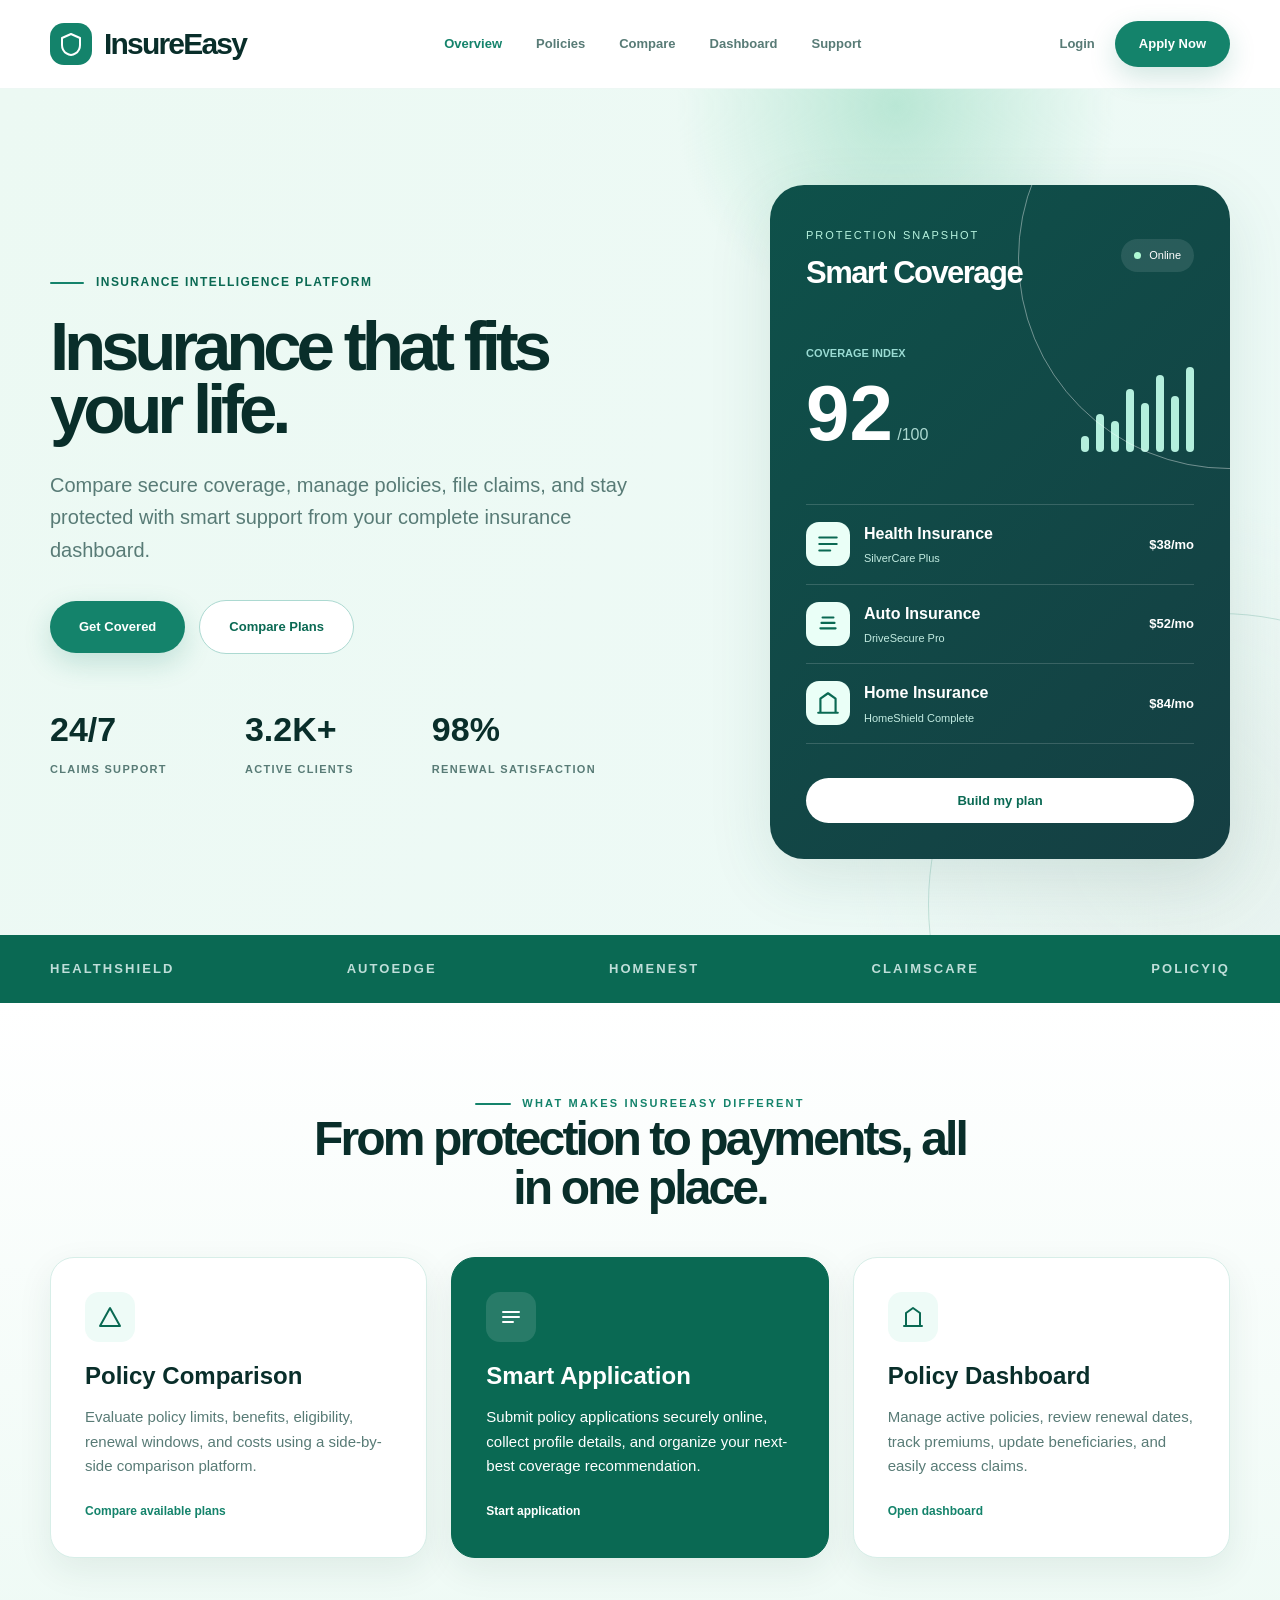
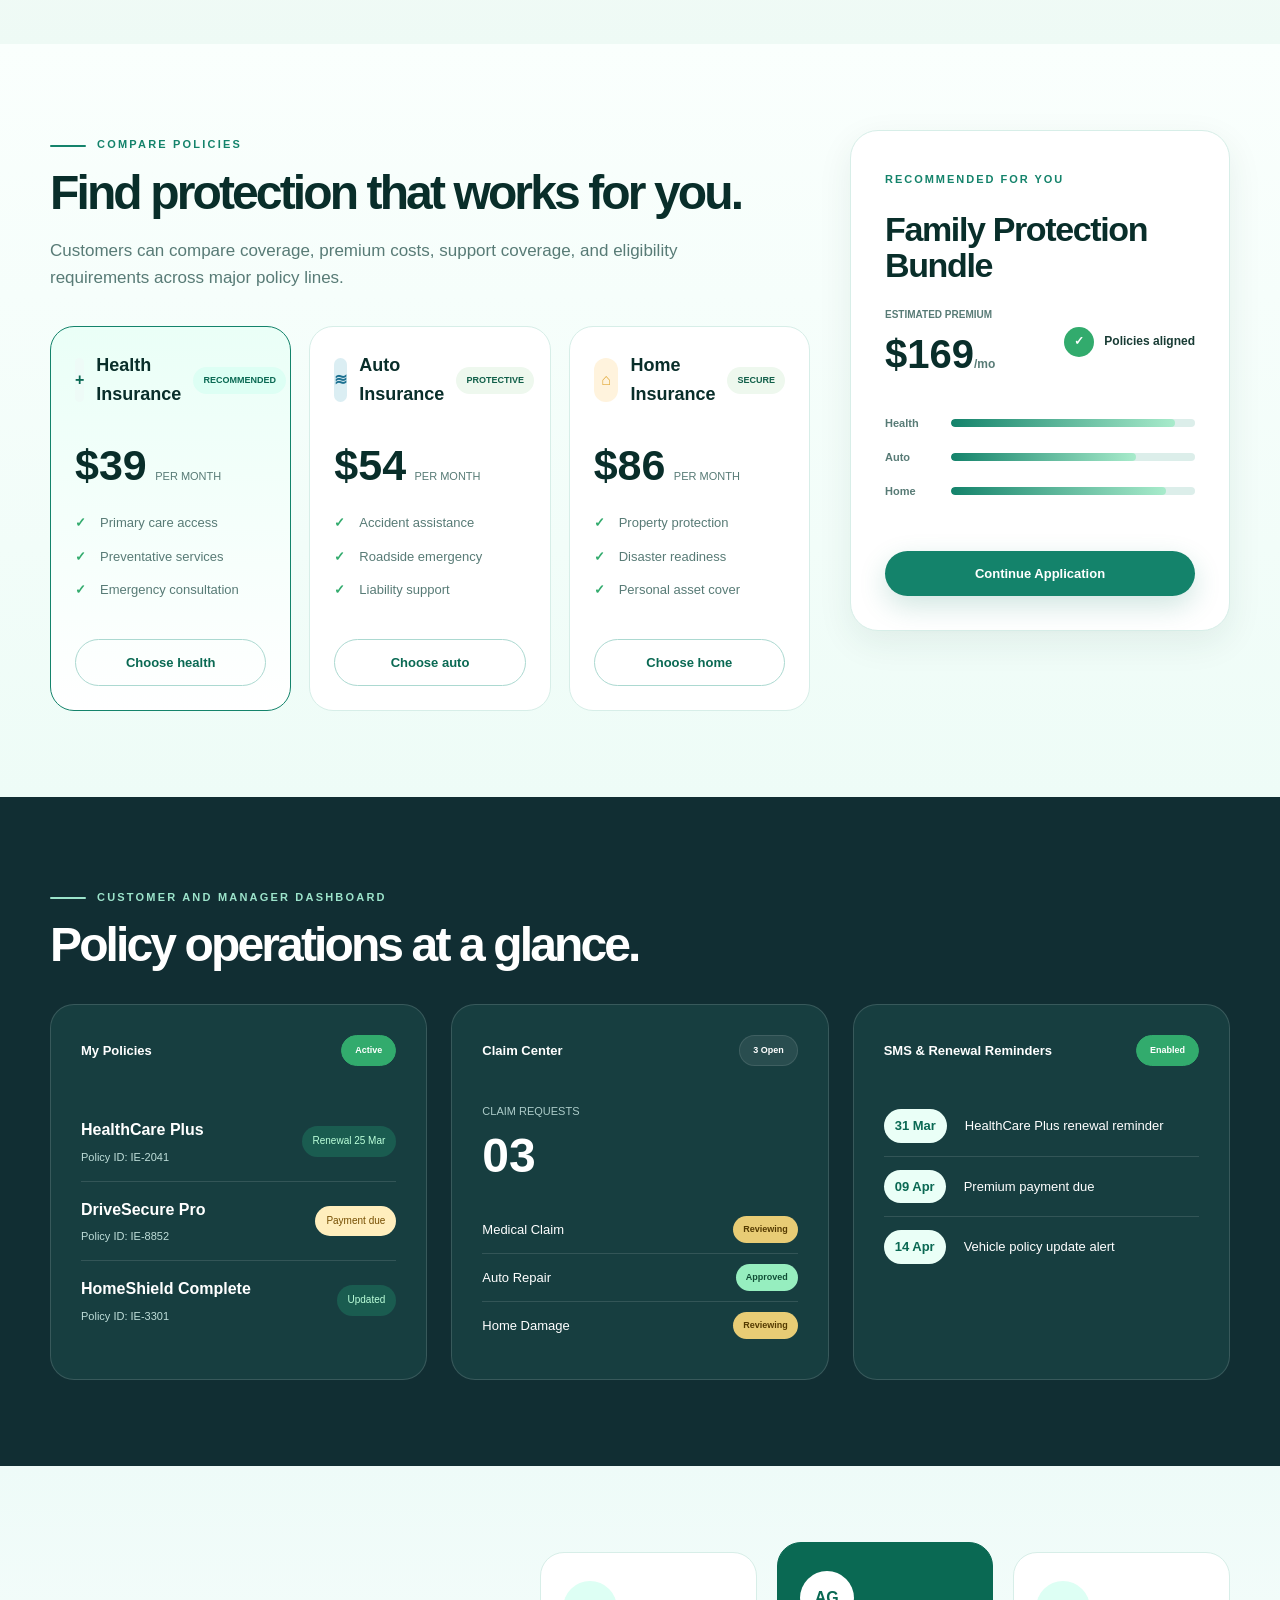
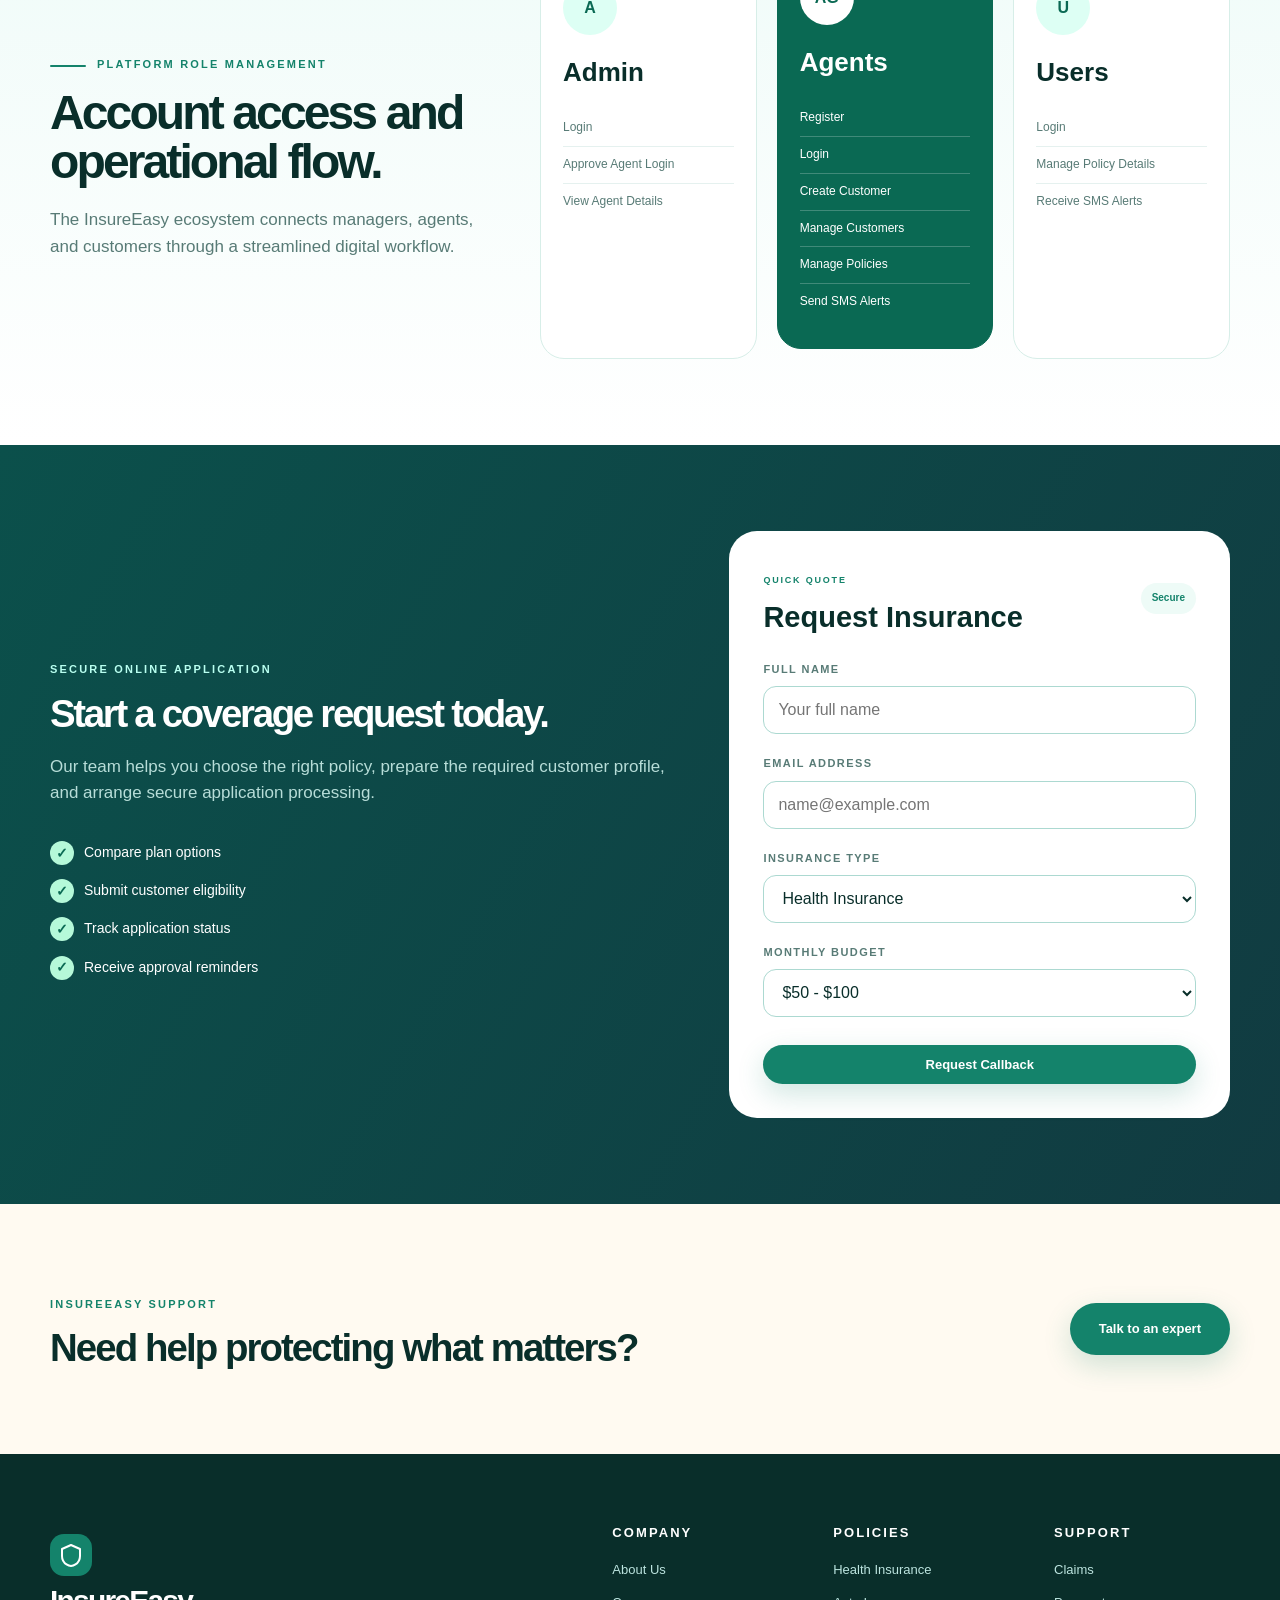
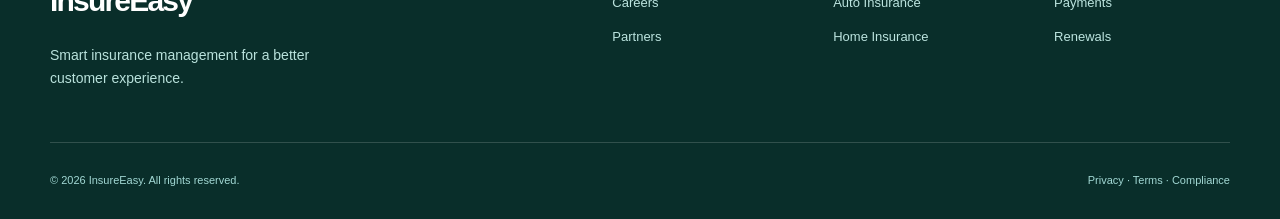
<file: LAB/IP Exp-12/index.html>
<!DOCTYPE html>
<html lang="en">
<head>
  <meta charset="UTF-8" />
  <meta name="viewport" content="width=device-width, initial-scale=1.0" />
  <title>InsureEasy | Smart Insurance Platform</title>
  <link rel="stylesheet" href="styles.css" />
</head>
<body>
  <header class="topbar">
    <div class="container nav-wrapper">
      <a href="#" class="brand">
        <span class="brand-icon">
          <svg viewBox="0 0 24 24" aria-hidden="true">
            <path d="M12 2 3 6v7c0 9 9 10 9 10s9-1 9-10V6Z" />
          </svg>
        </span>
        <span class="brand-text">InsureEasy</span>
      </a>

      <nav class="main-nav" aria-label="Primary navigation">
        <a href="#" class="active">Overview</a>
        <a href="#policies">Policies</a>
        <a href="#comparison">Compare</a>
        <a href="#dashboard">Dashboard</a>
        <a href="#support">Support</a>
      </nav>

      <div class="nav-actions">
        <a class="login-link" href="#">Login</a>
        <a class="btn btn-primary" href="#apply">Apply Now</a>
      </div>
    </div>
  </header>

  <section class="hero">
    <div class="container hero-grid">
      <div class="hero-content">
        <div class="eyebrow">
          <span></span>
          Insurance intelligence platform
        </div>
        <h1>Insurance that fits your life.</h1>
        <p class="hero-copy">
          Compare secure coverage, manage policies, file claims, and stay protected with
          smart support from your complete insurance dashboard.
        </p>

        <div class="hero-actions">
          <a href="#apply" class="btn btn-primary btn-large">Get Covered</a>
          <a href="#comparison" class="btn btn-secondary btn-large">Compare Plans</a>
        </div>

        <div class="hero-stats">
          <article>
            <span class="stat-number">24/7</span>
            <span class="stat-label">Claims Support</span>
          </article>
          <article>
            <span class="stat-number">3.2K+</span>
            <span class="stat-label">Active Clients</span>
          </article>
          <article>
            <span class="stat-number">98%</span>
            <span class="stat-label">Renewal Satisfaction</span>
          </article>
        </div>
      </div>

      <aside class="hero-panel">
        <div class="panel-glass">
          <div class="panel-head">
            <div>
              <span class="kicker">Protection Snapshot</span>
              <h3>Smart Coverage</h3>
            </div>
            <span class="live-dot">
              <span></span>
              Online
            </span>
          </div>

          <div class="risk-score">
            <div>
              <span class="score-label">Coverage Index</span>
              <div class="score-row">
                <span class="score-number">92</span>
                <span class="score-unit">/100</span>
              </div>
            </div>
            <div class="mini-bars">
              <span style="height: 18%"></span>
              <span style="height: 42%"></span>
              <span style="height: 35%"></span>
              <span style="height: 70%"></span>
              <span style="height: 54%"></span>
              <span style="height: 86%"></span>
              <span style="height: 62%"></span>
              <span style="height: 95%"></span>
            </div>
          </div>

          <div class="coverage-list">
            <div class="coverage-row">
              <span class="icon-wrap">
                <svg viewBox="0 0 24 24" aria-hidden="true">
                  <path d="M4 12h16M4 6h16M4 18h10" />
                </svg>
              </span>
              <div>
                <span class="coverage-title">Health Insurance</span>
                <span class="coverage-detail">SilverCare Plus</span>
              </div>
              <span class="coverage-price">$38/mo</span>
            </div>

            <div class="coverage-row">
              <span class="icon-wrap">
                <svg viewBox="0 0 24 24" aria-hidden="true">
                  <path d="M5 16h14M6 11h12M7 6h10" />
                </svg>
              </span>
              <div>
                <span class="coverage-title">Auto Insurance</span>
                <span class="coverage-detail">DriveSecure Pro</span>
              </div>
              <span class="coverage-price">$52/mo</span>
            </div>

            <div class="coverage-row">
              <span class="icon-wrap">
                <svg viewBox="0 0 24 24" aria-hidden="true">
                  <path d="M3 21h18M5 21V8l7-5 7 5v13" />
                </svg>
              </span>
              <div>
                <span class="coverage-title">Home Insurance</span>
                <span class="coverage-detail">HomeShield Complete</span>
              </div>
              <span class="coverage-price">$84/mo</span>
            </div>
          </div>

          <a href="#apply" class="btn btn-light btn-wide">Build my plan</a>
        </div>
      </aside>
    </div>
  </section>

  <section class="partners">
    <div class="container partner-grid">
      <span>HealthShield</span>
      <span>AutoEdge</span>
      <span>HomeNest</span>
      <span>ClaimsCare</span>
      <span>PolicyIQ</span>
    </div>
  </section>

  <section class="section feature-band">
    <div class="container">
      <div class="section-header centered">
        <span class="tag">What makes InsureEasy different</span>
        <h2>From protection to payments, all in one place.</h2>
      </div>

      <div class="feature-grid">
        <article class="feature-card">
          <span class="feature-icon">
            <svg viewBox="0 0 24 24" aria-hidden="true">
              <path d="M12 3 2 21h20Z" />
            </svg>
          </span>
          <h3>Policy Comparison</h3>
          <p>
            Evaluate policy limits, benefits, eligibility, renewal windows, and costs using a side-by-side comparison platform.
          </p>
          <a href="#comparison" class="text-link">Compare available plans</a>
        </article>

        <article class="feature-card highlight-card">
          <span class="feature-icon">
            <svg viewBox="0 0 24 24" aria-hidden="true">
              <path d="M4 7h16M4 12h16M4 17h10" />
            </svg>
          </span>
          <h3>Smart Application</h3>
          <p>
            Submit policy applications securely online, collect profile details, and organize your next-best coverage recommendation.
          </p>
          <a href="#apply" class="text-link">Start application</a>
        </article>

        <article class="feature-card">
          <span class="feature-icon">
            <svg viewBox="0 0 24 24" aria-hidden="true">
              <path d="M3 21h18M5 21V8l7-5 7 5v13" />
            </svg>
          </span>
          <h3>Policy Dashboard</h3>
          <p>
            Manage active policies, review renewal dates, track premiums, update beneficiaries, and easily access claims.
          </p>
          <a href="#dashboard" class="text-link">Open dashboard</a>
        </article>
      </div>
    </div>
  </section>

  <section class="section comparison" id="comparison">
    <div class="container comparison-layout">
      <div>
        <div class="section-header">
          <span class="tag">Compare policies</span>
          <h2>Find protection that works for you.</h2>
          <p class="subtext">
            Customers can compare coverage, premium costs, support coverage, and eligibility requirements across major policy lines.
          </p>
        </div>

        <div class="comparison-cards">
          <article class="compare-card active-plan">
            <div class="plan-top">
              <span class="plan-icon health">+</span>
              <span class="plan-title">Health Insurance</span>
              <span class="plan-badge">recommended</span>
            </div>
            <div class="plan-price">
              <span class="price">$39</span>
              <span class="price-unit">per month</span>
            </div>
            <ul class="plan-points">
              <li>Primary care access</li>
              <li>Preventative services</li>
              <li>Emergency consultation</li>
            </ul>
            <a class="btn btn-outline" href="#apply">Choose health</a>
          </article>

          <article class="compare-card">
            <div class="plan-top">
              <span class="plan-icon auto">≋</span>
              <span class="plan-title">Auto Insurance</span>
              <span class="plan-badge soft">protective</span>
            </div>
            <div class="plan-price">
              <span class="price">$54</span>
              <span class="price-unit">per month</span>
            </div>
            <ul class="plan-points">
              <li>Accident assistance</li>
              <li>Roadside emergency</li>
              <li>Liability support</li>
            </ul>
            <a class="btn btn-outline" href="#apply">Choose auto</a>
          </article>

          <article class="compare-card">
            <div class="plan-top">
              <span class="plan-icon home">⌂</span>
              <span class="plan-title">Home Insurance</span>
              <span class="plan-badge soft">secure</span>
            </div>
            <div class="plan-price">
              <span class="price">$86</span>
              <span class="price-unit">per month</span>
            </div>
            <ul class="plan-points">
              <li>Property protection</li>
              <li>Disaster readiness</li>
              <li>Personal asset cover</li>
            </ul>
            <a class="btn btn-outline" href="#apply">Choose home</a>
          </article>
        </div>
      </div>

      <aside class="comparison-aside">
        <div class="quote-card">
          <span class="quote-label">Recommended for you</span>
          <h3>Family Protection Bundle</h3>
          <div class="bundle-summary">
            <div>
              <span class="summary-label">Estimated premium</span>
              <span class="summary-price">$169<span>/mo</span></span>
            </div>
            <div class="bundle-status">
              <span class="success-icon">✓</span>
              <span>Policies aligned</span>
            </div>
          </div>
          <div class="range-block">
            <div class="range-row">
              <span>Health</span>
              <div class="progress-bar">
                <span style="width: 92%;"></span>
              </div>
            </div>
            <div class="range-row">
              <span>Auto</span>
              <div class="progress-bar">
                <span style="width: 76%;"></span>
              </div>
            </div>
            <div class="range-row">
              <span>Home</span>
              <div class="progress-bar">
                <span style="width: 88%;"></span>
              </div>
            </div>
          </div>
          <a href="#apply" class="btn btn-primary btn-wide">Continue Application</a>
        </div>
      </aside>
    </div>
  </section>

  <section class="section dashboard-section" id="dashboard">
    <div class="container">
      <div class="section-header">
        <span class="tag">Customer and manager dashboard</span>
        <h2>Policy operations at a glance.</h2>
      </div>

      <div class="dashboard-grid">
        <article class="dashboard-card">
          <div class="dashboard-card-head">
            <span>My Policies</span>
            <span class="pill pill-success">Active</span>
          </div>
          <div class="policy-list">
            <div class="policy-row">
              <div>
                <span class="policy-name">HealthCare Plus</span>
                <span class="policy-detail">Policy ID: IE-2041</span>
              </div>
              <span class="policy-status safe">Renewal 25 Mar</span>
            </div>
            <div class="policy-row">
              <div>
                <span class="policy-name">DriveSecure Pro</span>
                <span class="policy-detail">Policy ID: IE-8852</span>
              </div>
              <span class="policy-status warn">Payment due</span>
            </div>
            <div class="policy-row">
              <div>
                <span class="policy-name">HomeShield Complete</span>
                <span class="policy-detail">Policy ID: IE-3301</span>
              </div>
              <span class="policy-status safe">Updated</span>
            </div>
          </div>
        </article>

        <article class="dashboard-card">
          <div class="dashboard-card-head">
            <span>Claim Center</span>
            <span class="pill">3 Open</span>
          </div>
          <div class="claim-summary">
            <div class="claim-total">
              <span>Claim Requests</span>
              <strong>03</strong>
            </div>
            <div class="claim-list">
              <div class="claim-row">
                <span class="claim-type">Medical Claim</span>
                <span class="claim-state review">Reviewing</span>
              </div>
              <div class="claim-row">
                <span class="claim-type">Auto Repair</span>
                <span class="claim-state ready">Approved</span>
              </div>
              <div class="claim-row">
                <span class="claim-type">Home Damage</span>
                <span class="claim-state review">Reviewing</span>
              </div>
            </div>
          </div>
        </article>

        <article class="dashboard-card">
          <div class="dashboard-card-head">
            <span>SMS & Renewal Reminders</span>
            <span class="pill pill-success">Enabled</span>
          </div>
          <div class="reminder-box">
            <div class="reminder-row">
              <span class="reminder-date">31 Mar</span>
              <span>HealthCare Plus renewal reminder</span>
            </div>
            <div class="reminder-row">
              <span class="reminder-date">09 Apr</span>
              <span>Premium payment due</span>
            </div>
            <div class="reminder-row">
              <span class="reminder-date">14 Apr</span>
              <span>Vehicle policy update alert</span>
            </div>
          </div>
        </article>
      </div>
    </div>
  </section>

  <section class="section admin-roles">
    <div class="container admin-layout">
      <div class="section-header">
        <span class="tag">Platform role management</span>
        <h2>Account access and operational flow.</h2>
        <p class="subtext">
          The InsureEasy ecosystem connects managers, agents, and customers through a streamlined digital workflow.
        </p>
      </div>

      <div class="role-grid">
        <article class="role-card">
          <span class="role-icon">A</span>
          <h3>Admin</h3>
          <div class="small-list">
            <span>Login</span>
            <span>Approve Agent Login</span>
            <span>View Agent Details</span>
          </div>
        </article>

        <article class="role-card highlighted-role">
          <span class="role-icon">AG</span>
          <h3>Agents</h3>
          <div class="small-list">
            <span>Register</span>
            <span>Login</span>
            <span>Create Customer</span>
            <span>Manage Customers</span>
            <span>Manage Policies</span>
            <span>Send SMS Alerts</span>
          </div>
        </article>

        <article class="role-card">
          <span class="role-icon">U</span>
          <h3>Users</h3>
          <div class="small-list">
            <span>Login</span>
            <span>Manage Policy Details</span>
            <span>Receive SMS Alerts</span>
          </div>
        </article>
      </div>
    </div>
  </section>

  <section class="section application" id="apply">
    <div class="container apply-layout">
      <div class="apply-copy">
        <span class="tag">Secure online application</span>
        <h2>Start a coverage request today.</h2>
        <p class="subtext">
          Our team helps you choose the right policy, prepare the required customer profile, and arrange secure application processing.
        </p>
        <ul class="check-list">
          <li>Compare plan options</li>
          <li>Submit customer eligibility</li>
          <li>Track application status</li>
          <li>Receive approval reminders</li>
        </ul>
      </div>

      <form class="quote-form">
        <div class="form-head">
          <div>
            <span class="tag compact">Quick Quote</span>
            <h3>Request Insurance</h3>
          </div>
          <span class="secure-badge">Secure</span>
        </div>

        <div class="form-fields">
          <label>
            <span>Full Name</span>
            <input type="text" placeholder="Your full name" />
          </label>
          <label>
            <span>Email Address</span>
            <input type="email" placeholder="name@example.com" />
          </label>
          <label>
            <span>Insurance Type</span>
            <select>
              <option>Health Insurance</option>
              <option>Auto Insurance</option>
              <option>Home Insurance</option>
            </select>
          </label>
          <label>
            <span>Monthly Budget</span>
            <select>
              <option>$50 - $100</option>
              <option>$100 - $200</option>
              <option>$200 - $500</option>
            </select>
          </label>
          <button class="btn btn-primary btn-wide" type="button">Request Callback</button>
        </div>
      </form>
    </div>
  </section>

  <section class="section cta-section">
    <div class="container cta-bar">
      <div>
        <span class="tag">InsureEasy Support</span>
        <h2>Need help protecting what matters?</h2>
      </div>
      <a href="#" class="btn btn-primary btn-large">Talk to an expert</a>
    </div>
  </section>

  <footer class="footer" id="support">
    <div class="container footer-grid">
      <div>
        <a href="#" class="brand footer-brand">
          <span class="brand-icon">
            <svg viewBox="0 0 24 24" aria-hidden="true">
              <path d="M12 2 3 6v7c0 9 9 10 9 10s9-1 9-10V6Z" />
            </svg>
          </span>
          <span class="brand-text">InsureEasy</span>
        </a>
        <p class="footer-copy">
          Smart insurance management for a better customer experience.
        </p>
      </div>
      <div>
        <span class="footer-title">Company</span>
        <a href="#">About Us</a>
        <a href="#">Careers</a>
        <a href="#">Partners</a>
      </div>
      <div>
        <span class="footer-title">Policies</span>
        <a href="#">Health Insurance</a>
        <a href="#">Auto Insurance</a>
        <a href="#">Home Insurance</a>
      </div>
      <div>
        <span class="footer-title">Support</span>
        <a href="#">Claims</a>
        <a href="#">Payments</a>
        <a href="#">Renewals</a>
      </div>
    </div>

    <div class="container footer-bottom">
      <span>© 2026 InsureEasy. All rights reserved.</span>
      <span>Privacy · Terms · Compliance</span>
    </div>
  </footer>
</body>
</html>
</file>
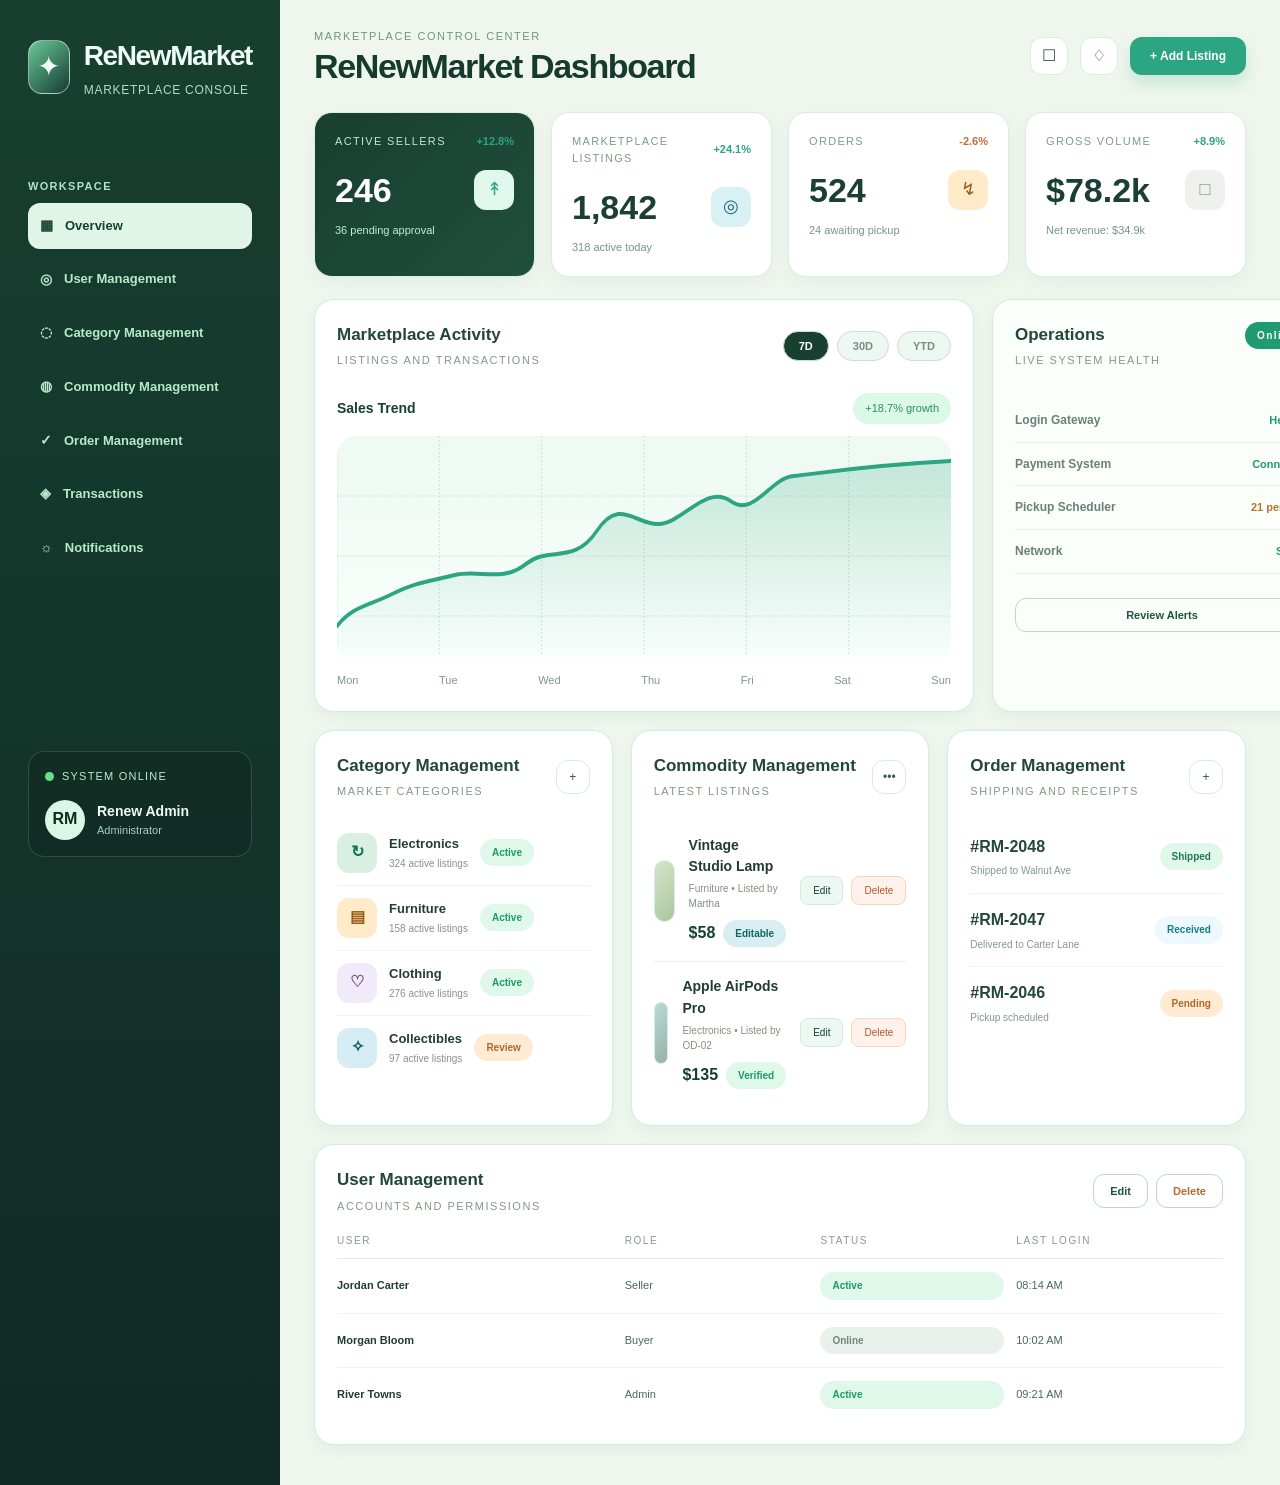
<file: LAB/IP Exp-14/index.html>
<!DOCTYPE html>
<html lang="en">
<head>
    <meta charset="UTF-8" />
    <meta name="viewport" content="width=device-width, initial-scale=1.0" />
    <title>ReNewMarket Admin</title>
    <link rel="stylesheet" href="styles.css" />
</head>
<body>
    <div class="app-shell">
        <aside class="sidebar">
            <div class="brand">
                <div class="brand-icon">
                    <span class="leaf-icon">✦</span>
                </div>
                <div>
                    <div class="brand-title">ReNewMarket</div>
                    <div class="brand-subtitle">Marketplace Console</div>
                </div>
            </div>

            <nav class="navigation">
                <div class="nav-label">Workspace</div>
                <a href="#" class="nav-link active">
                    <span class="nav-icon">▦</span>
                    <span>Overview</span>
                </a>
                <a href="#" class="nav-link">
                    <span class="nav-icon">◎</span>
                    <span>User Management</span>
                </a>
                <a href="#" class="nav-link">
                    <span class="nav-icon">◌</span>
                    <span>Category Management</span>
                </a>
                <a href="#" class="nav-link">
                    <span class="nav-icon">◍</span>
                    <span>Commodity Management</span>
                </a>
                <a href="#" class="nav-link">
                    <span class="nav-icon">✓</span>
                    <span>Order Management</span>
                </a>
                <a href="#" class="nav-link">
                    <span class="nav-icon">◈</span>
                    <span>Transactions</span>
                </a>
                <a href="#" class="nav-link">
                    <span class="nav-icon">☼</span>
                    <span>Notifications</span>
                </a>
            </nav>

            <div class="admin-card">
                <div class="admin-status">
                    <span class="status-dot"></span>
                    <span>System Online</span>
                </div>
                <div class="admin-info">
                    <div class="admin-avatar">RM</div>
                    <div>
                        <div class="admin-name">Renew Admin</div>
                        <div class="admin-role">Administrator</div>
                    </div>
                </div>
            </div>
        </aside>

        <main class="main-content">
            <header class="topbar">
                <div>
                    <div class="page-kicker">Marketplace Control Center</div>
                    <h1>ReNewMarket Dashboard</h1>
                </div>
                <div class="top-actions">
                    <button class="icon-button">☐</button>
                    <button class="icon-button">♢</button>
                    <button class="primary-button">+ Add Listing</button>
                </div>
            </header>

            <section class="summary-grid">
                <article class="summary-card highlight">
                    <div class="summary-card-top">
                        <span class="summary-label">Active Sellers</span>
                        <span class="trend up">+12.8%</span>
                    </div>
                    <div class="value-row">
                        <span class="summary-number">246</span>
                        <span class="icon-badge success">↟</span>
                    </div>
                    <div class="summary-detail">36 pending approval</div>
                </article>

                <article class="summary-card">
                    <div class="summary-card-top">
                        <span class="summary-label">Marketplace Listings</span>
                        <span class="trend up">+24.1%</span>
                    </div>
                    <div class="value-row">
                        <span class="summary-number">1,842</span>
                        <span class="icon-badge info">◎</span>
                    </div>
                    <div class="summary-detail">318 active today</div>
                </article>

                <article class="summary-card">
                    <div class="summary-card-top">
                        <span class="summary-label">Orders</span>
                        <span class="trend down">-2.6%</span>
                    </div>
                    <div class="value-row">
                        <span class="summary-number">524</span>
                        <span class="icon-badge warning">↯</span>
                    </div>
                    <div class="summary-detail">24 awaiting pickup</div>
                </article>

                <article class="summary-card">
                    <div class="summary-card-top">
                        <span class="summary-label">Gross Volume</span>
                        <span class="trend up">+8.9%</span>
                    </div>
                    <div class="value-row">
                        <span class="summary-number">$78.2k</span>
                        <span class="icon-badge neutral">□</span>
                    </div>
                    <div class="summary-detail">Net revenue: $34.9k</div>
                </article>
            </section>

            <section class="panel-layout">
                <section class="panel large-panel">
                    <div class="panel-header">
                        <div>
                            <div class="panel-title">Marketplace Activity</div>
                            <div class="panel-subtitle">Listings and transactions</div>
                        </div>
                        <div class="segmented">
                            <button class="segment active">7D</button>
                            <button class="segment">30D</button>
                            <button class="segment">YTD</button>
                        </div>
                    </div>

                    <div class="chart-card">
                        <div class="chart-header">
                            <span>Sales Trend</span>
                            <span class="chart-total">+18.7% growth</span>
                        </div>
                        <div class="line-chart">
                            <div class="chart-area">
                                <svg viewBox="0 0 780 220" preserveAspectRatio="none" class="chart-svg">
                                    <defs>
                                        <linearGradient id="lineGradient" x1="0" x2="0" y1="0" y2="1">
                                            <stop offset="0" stop-color="#2ca582" stop-opacity="0.22" />
                                            <stop offset="1" stop-color="#2ca582" stop-opacity="0.01" />
                                        </linearGradient>
                                    </defs>
                                    <g>
                                        <line x1="0" x2="780" y1="180" y2="180" class="grid-line" />
                                        <line x1="0" x2="780" y1="120" y2="120" class="grid-line" />
                                        <line x1="0" x2="780" y1="60" y2="60" class="grid-line" />
                                        <line x1="0" x2="0" y1="0" y2="220" class="grid-line" />
                                        <line x1="130" x2="130" y1="0" y2="220" class="grid-line" />
                                        <line x1="260" x2="260" y1="0" y2="220" class="grid-line" />
                                        <line x1="390" x2="390" y1="0" y2="220" class="grid-line" />
                                        <line x1="520" x2="520" y1="0" y2="220" class="grid-line" />
                                        <line x1="650" x2="650" y1="0" y2="220" class="grid-line" />
                                    </g>
                                    <path class="chart-fill" d="M0,190 C20,170 40,170 70,158 S120,145 150,139 S210,147 240,128 S300,130 330,95 S380,90 410,88 S470,48 500,65 S550,42 580,40 S660,30 780,25 L780,220 L0,220 Z" />
                                    <path class="chart-line" d="M0,190 C20,170 40,170 70,158 S120,145 150,139 S210,147 240,128 S300,130 330,95 S380,90 410,88 S470,48 500,65 S550,42 580,40 S660,30 780,25" />
                                </svg>
                            </div>
                        </div>
                        <div class="chart-axis">
                            <span>Mon</span>
                            <span>Tue</span>
                            <span>Wed</span>
                            <span>Thu</span>
                            <span>Fri</span>
                            <span>Sat</span>
                            <span>Sun</span>
                        </div>
                    </div>
                </section>

                <aside class="panel status-panel">
                    <div class="panel-header compact">
                        <div>
                            <div class="panel-title">Operations</div>
                            <div class="panel-subtitle">Live system health</div>
                        </div>
                        <span class="online-pill">Online</span>
                    </div>
                    <div class="status-list">
                        <div class="status-row">
                            <span class="status-label">Login Gateway</span>
                            <span class="status-status success-text">Healthy</span>
                        </div>
                        <div class="status-row">
                            <span class="status-label">Payment System</span>
                            <span class="status-status success-text">Connected</span>
                        </div>
                        <div class="status-row">
                            <span class="status-label">Pickup Scheduler</span>
                            <span class="status-status warning-text">21 pending</span>
                        </div>
                        <div class="status-row">
                            <span class="status-label">Network</span>
                            <span class="status-status success-text">Stable</span>
                        </div>
                    </div>
                    <button class="ghost-button fullwidth">Review Alerts</button>
                </aside>
            </section>

            <section class="content-grid">
                <section class="panel">
                    <div class="panel-header">
                        <div>
                            <div class="panel-title">Category Management</div>
                            <div class="panel-subtitle">Market categories</div>
                        </div>
                        <button class="icon-button small">+</button>
                    </div>

                    <div class="category-list">
                        <div class="category-row">
                            <span class="category-icon electronics">↻</span>
                            <div>
                                <div class="category-name">Electronics</div>
                                <div class="category-meta">324 active listings</div>
                            </div>
                            <span class="badge success">Active</span>
                        </div>

                        <div class="category-row">
                            <span class="category-icon furniture">▤</span>
                            <div>
                                <div class="category-name">Furniture</div>
                                <div class="category-meta">158 active listings</div>
                            </div>
                            <span class="badge success">Active</span>
                        </div>

                        <div class="category-row">
                            <span class="category-icon clothing">♡</span>
                            <div>
                                <div class="category-name">Clothing</div>
                                <div class="category-meta">276 active listings</div>
                            </div>
                            <span class="badge success">Active</span>
                        </div>

                        <div class="category-row">
                            <span class="category-icon collectibles">✧</span>
                            <div>
                                <div class="category-name">Collectibles</div>
                                <div class="category-meta">97 active listings</div>
                            </div>
                            <span class="badge warning">Review</span>
                        </div>
                    </div>
                </section>

                <section class="panel">
                    <div class="panel-header">
                        <div>
                            <div class="panel-title">Commodity Management</div>
                            <div class="panel-subtitle">Latest listings</div>
                        </div>
                        <button class="icon-button small">•••</button>
                    </div>

                    <div class="listing-list">
                        <article class="listing-row">
                            <div class="listing-image image-one"></div>
                            <div class="listing-text">
                                <div class="listing-title">Vintage Studio Lamp</div>
                                <div class="listing-detail">Furniture • Listed by Martha</div>
                                <div class="listing-bottom">
                                    <span class="price">$58</span>
                                    <span class="badge info">Editable</span>
                                </div>
                            </div>
                            <div class="listing-actions">
                                <button class="small-button">Edit</button>
                                <button class="small-button danger">Delete</button>
                            </div>
                        </article>

                        <article class="listing-row">
                            <div class="listing-image image-two"></div>
                            <div class="listing-text">
                                <div class="listing-title">Apple AirPods Pro</div>
                                <div class="listing-detail">Electronics • Listed by OD-02</div>
                                <div class="listing-bottom">
                                    <span class="price">$135</span>
                                    <span class="badge success">Verified</span>
                                </div>
                            </div>
                            <div class="listing-actions">
                                <button class="small-button">Edit</button>
                                <button class="small-button danger">Delete</button>
                            </div>
                        </article>
                    </div>
                </section>

                <section class="panel">
                    <div class="panel-header">
                        <div>
                            <div class="panel-title">Order Management</div>
                            <div class="panel-subtitle">Shipping and receipts</div>
                        </div>
                        <button class="icon-button small">+</button>
                    </div>

                    <div class="order-list">
                        <article class="order-row">
                            <div>
                                <div class="order-title">#RM-2048</div>
                                <div class="order-detail">Shipped to Walnut Ave</div>
                            </div>
                            <span class="badge status-shipped">Shipped</span>
                        </article>

                        <article class="order-row">
                            <div>
                                <div class="order-title">#RM-2047</div>
                                <div class="order-detail">Delivered to Carter Lane</div>
                            </div>
                            <span class="badge status-received">Received</span>
                        </article>

                        <article class="order-row">
                            <div>
                                <div class="order-title">#RM-2046</div>
                                <div class="order-detail">Pickup scheduled</div>
                            </div>
                            <span class="badge warning">Pending</span>
                        </article>
                    </div>
                </section>
            </section>

            <section class="quick-row">
                <section class="panel actionable-panel">
                    <div class="panel-header">
                        <div>
                            <div class="panel-title">User Management</div>
                            <div class="panel-subtitle">Accounts and permissions</div>
                        </div>
                        <div class="header-actions">
                            <button class="ghost-button">Edit</button>
                            <button class="ghost-button danger-text">Delete</button>
                        </div>
                    </div>
                    <div class="user-table">
                        <div class="table-head">
                            <span>User</span>
                            <span>Role</span>
                            <span>Status</span>
                            <span>Last Login</span>
                        </div>
                        <div class="table-row">
                            <span class="user-name">Jordan Carter</span>
                            <span>Seller</span>
                            <span class="badge success">Active</span>
                            <span>08:14 AM</span>
                        </div>
                        <div class="table-row">
                            <span class="user-name">Morgan Bloom</span>
                            <span>Buyer</span>
                            <span class="badge neutral">Online</span>
                            <span>10:02 AM</span>
                        </div>
                        <div class="table-row">
                            <span class="user-name">River Towns</span>
                            <span>Admin</span>
                            <span class="badge success">Active</span>
                            <span>09:21 AM</span>
                        </div>
                    </div>
                </section>
            </section>
        </main>
    </div>

    <script src="script.js"></script>
</body>
</html>
</file>
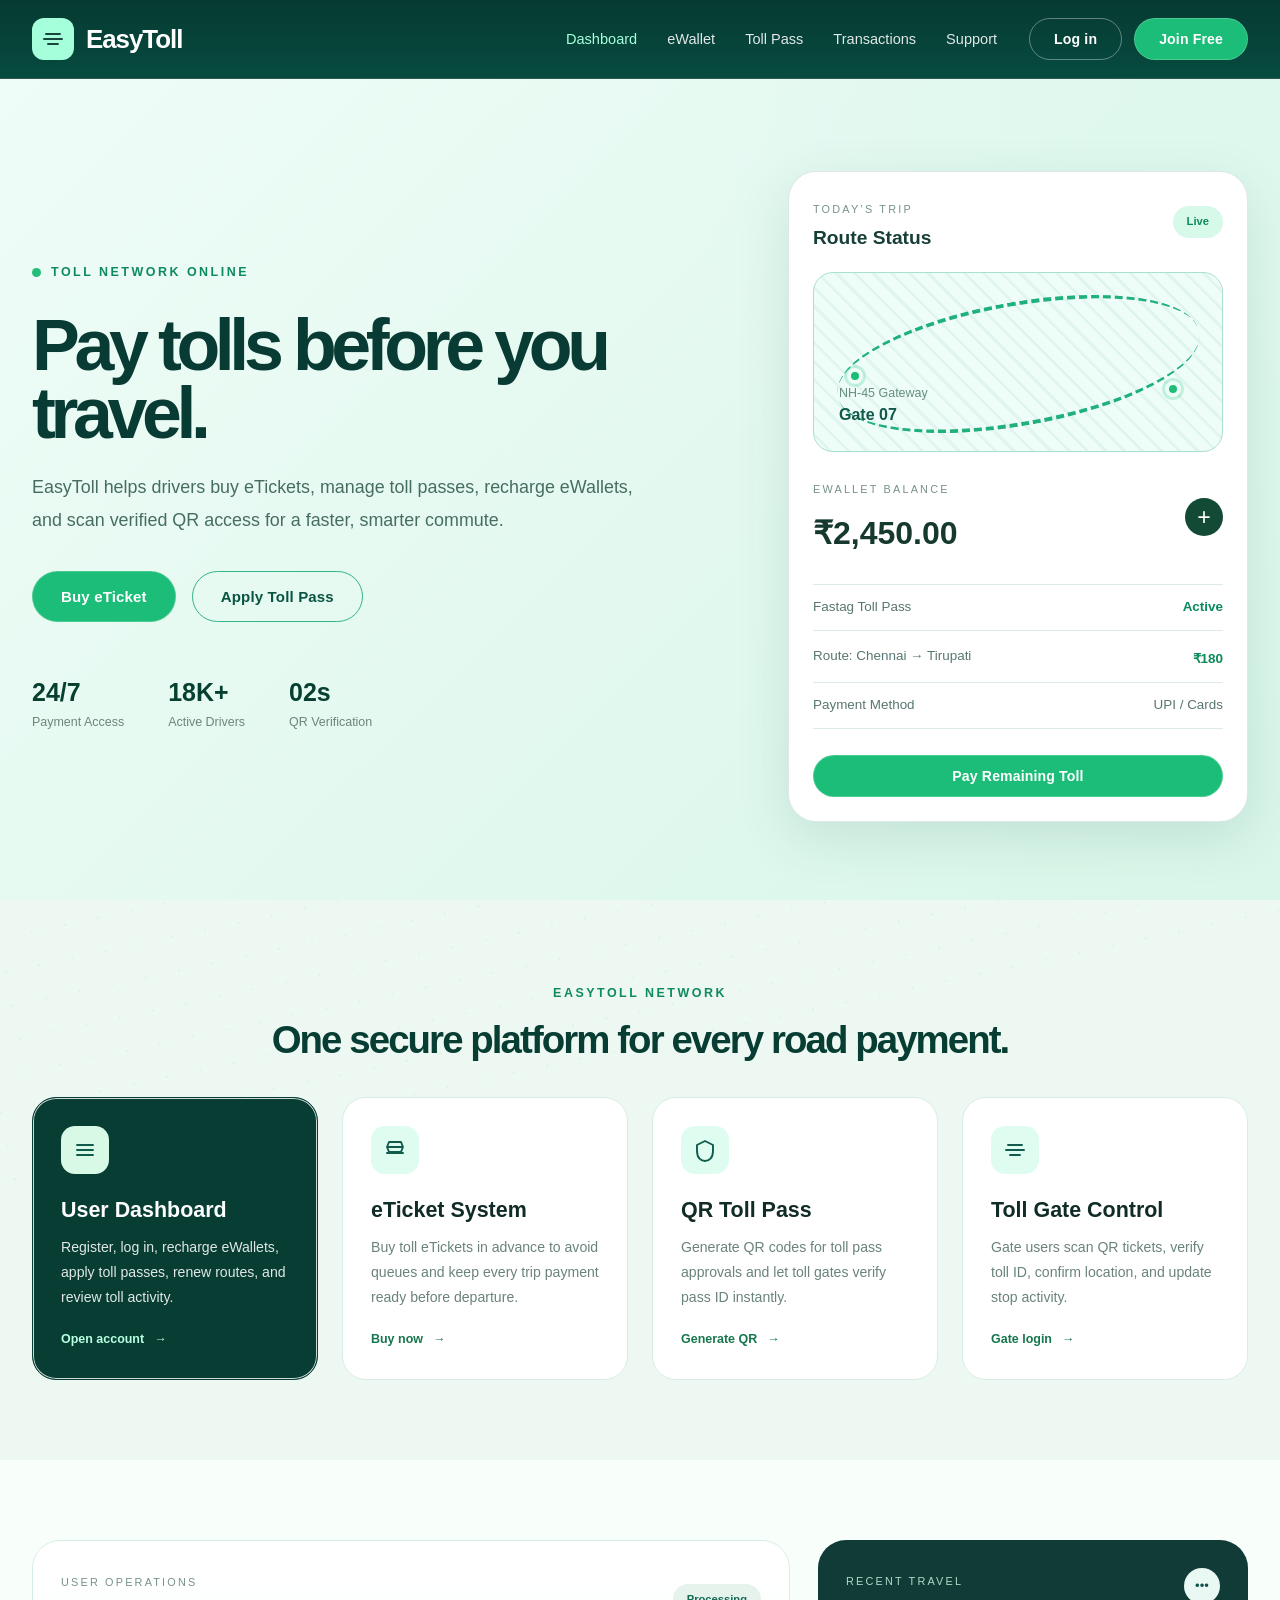
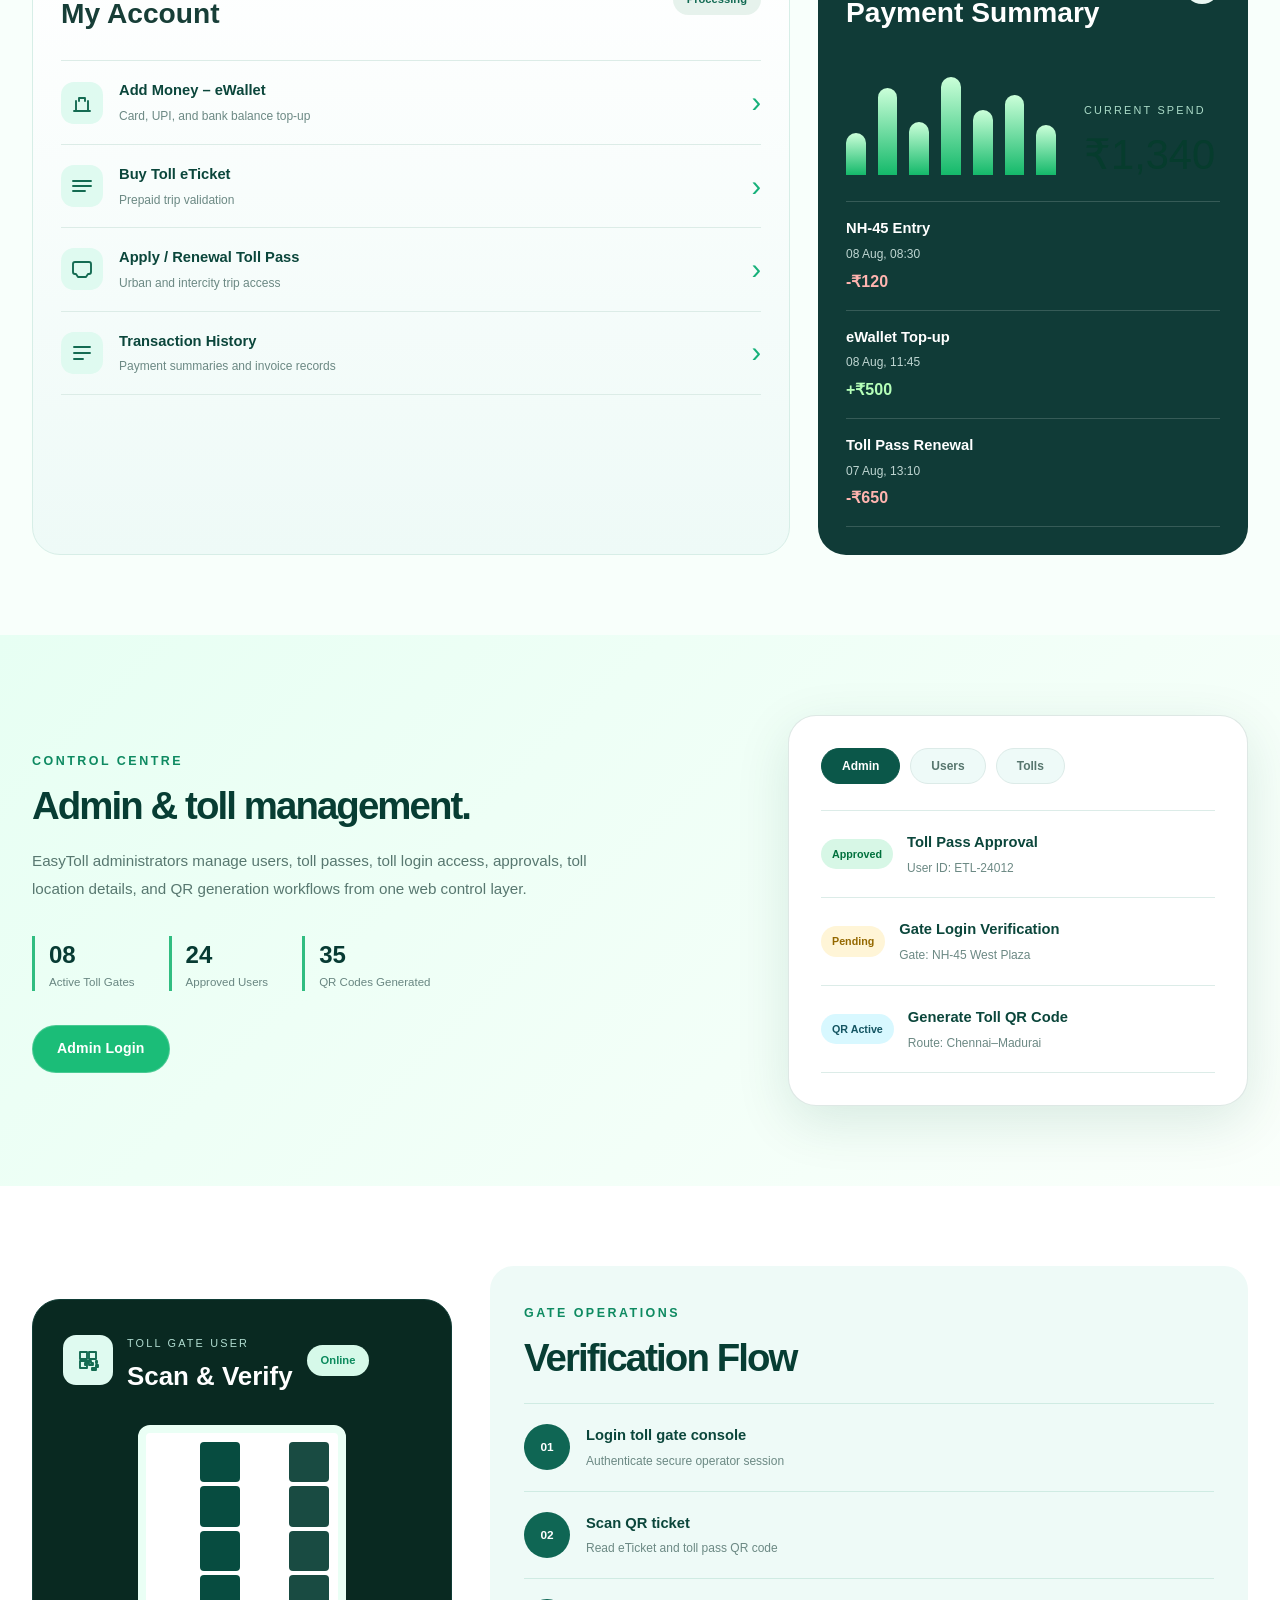
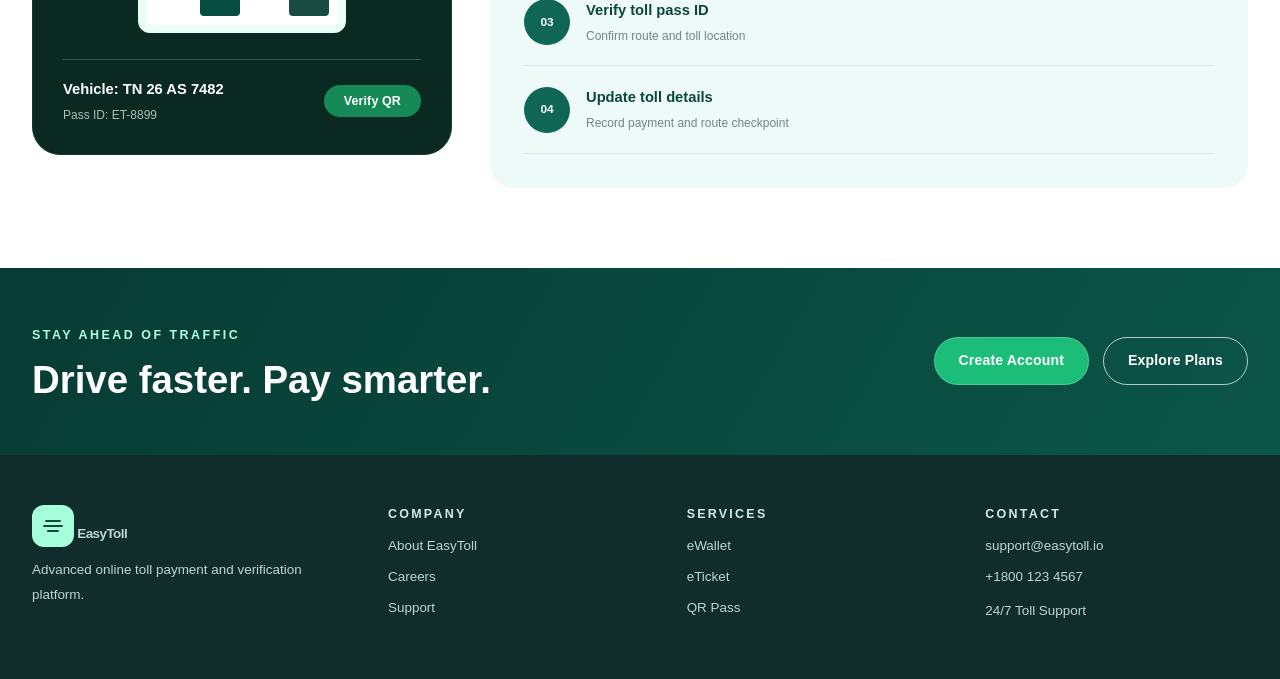
<file: LAB/IP Exp-15/index.html>
<!DOCTYPE html>
<html lang="en">
<head>
  <meta charset="UTF-8" />
  <meta name="viewport" content="width=device-width, initial-scale=1.0" />
  <title>EasyToll | Smart Toll Payments</title>
  <link rel="stylesheet" href="styles.css" />
</head>
<body>
  <div class="topbar">
    <div class="container nav-wrapper">
      <a href="#" class="brand">
        <span class="brand-icon">
          <svg viewBox="0 0 24 24" aria-hidden="true">
            <path d="M3 12h18M5 7h14M7 17h10" />
          </svg>
        </span>
        <span>EasyToll</span>
      </a>

      <nav class="main-nav">
        <a href="#" class="active">Dashboard</a>
        <a href="#">eWallet</a>
        <a href="#">Toll Pass</a>
        <a href="#">Transactions</a>
        <a href="#">Support</a>
      </nav>

      <div class="nav-actions">
        <button class="btn btn-ghost">Log in</button>
        <button class="btn btn-primary">Join Free</button>
      </div>
    </div>
  </div>

  <section class="hero">
    <div class="container hero-content">
      <div class="hero-copy">
        <div class="kicker">
          <span class="pulse-dot"></span>
          Toll Network Online
        </div>
        <h1>Pay tolls before you travel.</h1>
        <p class="lead">
          EasyToll helps drivers buy eTickets, manage toll passes, recharge eWallets,
          and scan verified QR access for a faster, smarter commute.
        </p>

        <div class="hero-actions">
          <a class="btn btn-primary btn-large" href="#">Buy eTicket</a>
          <a class="btn btn-outline btn-large" href="#">Apply Toll Pass</a>
        </div>

        <div class="hero-stats">
          <article>
            <span class="stat-number">24/7</span>
            <span class="stat-label">Payment Access</span>
          </article>
          <article>
            <span class="stat-number">18K+</span>
            <span class="stat-label">Active Drivers</span>
          </article>
          <article>
            <span class="stat-number">02s</span>
            <span class="stat-label">QR Verification</span>
          </article>
        </div>
      </div>

      <aside class="hero-panel glass-panel">
        <div class="panel-head">
          <div>
            <span class="label-text">Today’s Trip</span>
            <h3>Route Status</h3>
          </div>
          <span class="status-chip success">Live</span>
        </div>

        <div class="map-card">
          <div class="route-map">
            <div class="map-bg"></div>
            <div class="route-line"></div>
            <div class="route-pin start"></div>
            <div class="route-pin end"></div>
            <div class="route-destination">
              <span>NH-45 Gateway</span>
              <strong>Gate 07</strong>
            </div>
          </div>
        </div>

        <div class="wallet-row">
          <div>
            <span class="label-text">eWallet Balance</span>
            <div class="balance">₹2,450.00</div>
          </div>
          <button class="icon-button">+</button>
        </div>

        <div class="ticket-summary">
          <div class="summary-row">
            <span>Fastag Toll Pass</span>
            <span class="success-text">Active</span>
          </div>
          <div class="summary-row">
            <span>Route: Chennai → Tirupati</span>
            <span class="amount">₹180</span>
          </div>
          <div class="summary-row">
            <span>Payment Method</span>
            <span>UPI / Cards</span>
          </div>
        </div>

        <button class="btn btn-primary btn-full">Pay Remaining Toll</button>
      </aside>
    </div>
  </section>

  <section class="section feature-section">
    <div class="container">
      <div class="section-header centered">
        <span class="section-kicker">EasyToll Network</span>
        <h2>One secure platform for every road payment.</h2>
      </div>

      <div class="feature-grid">
        <article class="feature-card highlighted">
          <span class="feature-icon">
            <svg viewBox="0 0 24 24">
              <path d="M4 7h16M4 12h16M4 17h16" />
            </svg>
          </span>
          <h3>User Dashboard</h3>
          <p>Register, log in, recharge eWallets, apply toll passes, renew routes, and review toll activity.</p>
          <a href="#" class="text-link">Open account</a>
        </article>

        <article class="feature-card">
          <span class="feature-icon">
            <svg viewBox="0 0 24 24">
              <path d="M4 9h16M4 15h16M6 4h12l2 5-2 5H6l-2-5 2-5z" />
            </svg>
          </span>
          <h3>eTicket System</h3>
          <p>Buy toll eTickets in advance to avoid queues and keep every trip payment ready before departure.</p>
          <a href="#" class="text-link">Buy now</a>
        </article>

        <article class="feature-card">
          <span class="feature-icon">
            <svg viewBox="0 0 24 24">
              <path d="M12 3 4 7v6c0 7 4 10 8 10s8-3 8-10V7l-8-4z" />
            </svg>
          </span>
          <h3>QR Toll Pass</h3>
          <p>Generate QR codes for toll pass approvals and let toll gates verify pass ID instantly.</p>
          <a href="#" class="text-link">Generate QR</a>
        </article>

        <article class="feature-card">
          <span class="feature-icon">
            <svg viewBox="0 0 24 24">
              <path d="M3 12h18M5 7h14M7 17h10" />
            </svg>
          </span>
          <h3>Toll Gate Control</h3>
          <p>Gate users scan QR tickets, verify toll ID, confirm location, and update stop activity.</p>
          <a href="#" class="text-link">Gate login</a>
        </article>
      </div>
    </div>
  </section>

  <section class="section dashboard-section">
    <div class="container dashboard-grid">
      <div class="panel soft-panel">
        <div class="panel-head">
          <div>
            <span class="label-text">User Operations</span>
            <h2>My Account</h2>
          </div>
          <span class="status-chip">Processing</span>
        </div>

        <div class="account-list">
          <div class="account-row">
            <span class="icon-badge">
              <svg viewBox="0 0 24 24">
                <path d="M4 20h16M6 20V10m12 10V10M9 10V7h6v3" />
              </svg>
            </span>
            <div>
              <span class="row-title">Add Money – eWallet</span>
              <span class="row-detail">Card, UPI, and bank balance top-up</span>
            </div>
            <span class="row-arrow">›</span>
          </div>

          <div class="account-row">
            <span class="icon-badge">
              <svg viewBox="0 0 24 24">
                <path d="M3 7h18M3 12h18M3 17h12" />
              </svg>
            </span>
            <div>
              <span class="row-title">Buy Toll eTicket</span>
              <span class="row-detail">Prepaid trip validation</span>
            </div>
            <span class="row-arrow">›</span>
          </div>

          <div class="account-row">
            <span class="icon-badge">
              <svg viewBox="0 0 24 24">
                <path d="M21 15a2 2 0 0 1-2 2H18l-2 3H8l-2-3H5a2 2 0 0 1-2-2V7a2 2 0 0 1 2-2h14a2 2 0 0 1 2 2z" />
              </svg>
            </span>
            <div>
              <span class="row-title">Apply / Renewal Toll Pass</span>
              <span class="row-detail">Urban and intercity trip access</span>
            </div>
            <span class="row-arrow">›</span>
          </div>

          <div class="account-row">
            <span class="icon-badge">
              <svg viewBox="0 0 24 24">
                <path d="M4 6h16M4 12h16M4 18h9" />
              </svg>
            </span>
            <div>
              <span class="row-title">Transaction History</span>
              <span class="row-detail">Payment summaries and invoice records</span>
            </div>
            <span class="row-arrow">›</span>
          </div>
        </div>
      </div>

      <aside class="panel transaction-panel">
        <div class="panel-head compact">
          <div>
            <span class="label-text">Recent Travel</span>
            <h2>Payment Summary</h2>
          </div>
          <button class="icon-button small-button">•••</button>
        </div>

        <div class="summary-chart">
          <div class="chart-bar">
            <div style="height: 38%;"></div>
            <div style="height: 78%;"></div>
            <div style="height: 48%;"></div>
            <div style="height: 88%;"></div>
            <div style="height: 58%;"></div>
            <div style="height: 72%;"></div>
            <div style="height: 45%;"></div>
          </div>
          <div class="summary-amount">
            <span class="label-text">Current Spend</span>
            <div class="balance-large">₹1,340</div>
          </div>
        </div>

        <div class="transaction-list">
          <article>
            <span class="transaction-title">NH-45 Entry</span>
            <span class="transaction-date">08 Aug, 08:30</span>
            <span class="amount debit">-₹120</span>
          </article>
          <article>
            <span class="transaction-title">eWallet Top-up</span>
            <span class="transaction-date">08 Aug, 11:45</span>
            <span class="amount credit">+₹500</span>
          </article>
          <article>
            <span class="transaction-title">Toll Pass Renewal</span>
            <span class="transaction-date">07 Aug, 13:10</span>
            <span class="amount debit">-₹650</span>
          </article>
        </div>
      </aside>
    </div>
  </section>

  <section class="section admin-section">
    <div class="container admin-layout">
      <div class="admin-copy">
        <span class="section-kicker">Control Centre</span>
        <h2>Admin & toll management.</h2>
        <p>
          EasyToll administrators manage users, toll passes, toll login access, approvals,
          toll location details, and QR generation workflows from one web control layer.
        </p>

        <div class="admin-matrix">
          <article>
            <span class="metric">08</span>
            <span class="metric-label">Active Toll Gates</span>
          </article>
          <article>
            <span class="metric">24</span>
            <span class="metric-label">Approved Users</span>
          </article>
          <article>
            <span class="metric">35</span>
            <span class="metric-label">QR Codes Generated</span>
          </article>
        </div>

        <a href="#" class="btn btn-primary">Admin Login</a>
      </div>

      <div class="admin-panel glass-panel">
        <div class="tab-row">
          <button class="tab-button active">Admin</button>
          <button class="tab-button">Users</button>
          <button class="tab-button">Tolls</button>
        </div>

        <div class="admin-list">
          <article class="admin-item">
            <span class="admin-status success">Approved</span>
            <div>
              <span class="row-title">Toll Pass Approval</span>
              <span class="row-detail">User ID: ETL-24012</span>
            </div>
          </article>

          <article class="admin-item">
            <span class="admin-status warning">Pending</span>
            <div>
              <span class="row-title">Gate Login Verification</span>
              <span class="row-detail">Gate: NH-45 West Plaza</span>
            </div>
          </article>

          <article class="admin-item">
            <span class="admin-status info">QR Active</span>
            <div>
              <span class="row-title">Generate Toll QR Code</span>
              <span class="row-detail">Route: Chennai–Madurai</span>
            </div>
          </article>
        </div>
      </div>
    </div>
  </section>

  <section class="section tollgate-section">
    <div class="container tollgate-layout">
      <div class="scan-card">
        <div class="scan-header">
          <span class="icon-badge qr">
            <svg viewBox="0 0 24 24">
              <path d="M4 4h7v7H4zM13 4h7v7h-7zM4 13h7v7H4zM13 13h2v2h2v2h-4v-4h-2v4h-2v-2h2zM20 13h1v2h-1zM20 17h2v2h-2zM16 20h4v2h-4z" />
            </svg>
          </span>
          <div>
            <span class="label-text">Toll Gate User</span>
            <h2>Scan & Verify</h2>
          </div>
          <span class="status-chip success">Online</span>
        </div>

        <div class="qr-display">
          <div class="qr-square">
            <span></span><span></span><span></span><span></span>
            <span></span><span></span><span></span><span></span>
            <span></span><span></span><span></span><span></span>
            <span></span><span></span><span></span><span></span>
          </div>
        </div>

        <div class="scan-details">
          <div>
            <span class="row-title">Vehicle: TN 26 AS 7482</span>
            <span class="row-detail">Pass ID: ET-8899</span>
          </div>
          <button class="btn btn-success btn-small">Verify QR</button>
        </div>
      </div>

      <div class="gate-summary">
        <div class="section-header compact-head">
          <span class="section-kicker">Gate Operations</span>
          <h2>Verification Flow</h2>
        </div>
        <ul class="process-list">
          <li>
            <span class="step-number">01</span>
            <div>
              <span class="row-title">Login toll gate console</span>
              <span class="row-detail">Authenticate secure operator session</span>
            </div>
          </li>
          <li>
            <span class="step-number">02</span>
            <div>
              <span class="row-title">Scan QR ticket</span>
              <span class="row-detail">Read eTicket and toll pass QR code</span>
            </div>
          </li>
          <li>
            <span class="step-number">03</span>
            <div>
              <span class="row-title">Verify toll pass ID</span>
              <span class="row-detail">Confirm route and toll location</span>
            </div>
          </li>
          <li>
            <span class="step-number">04</span>
            <div>
              <span class="row-title">Update toll details</span>
              <span class="row-detail">Record payment and route checkpoint</span>
            </div>
          </li>
        </ul>
      </div>
    </div>
  </section>

  <section class="cta-band">
    <div class="container cta-wrap">
      <div>
        <span class="section-kicker">Stay Ahead of Traffic</span>
        <h2>Drive faster. Pay smarter.</h2>
      </div>
      <div class="cta-actions">
        <a class="btn btn-primary" href="#">Create Account</a>
        <a class="btn btn-outline-light" href="#">Explore Plans</a>
      </div>
    </div>
  </section>

  <footer class="footer">
    <div class="container footer-layout">
      <div>
        <a href="#" class="brand footer-brand">
          <span class="brand-icon">
            <svg viewBox="0 0 24 24" aria-hidden="true">
              <path d="M3 12h18M5 7h14M7 17h10" />
            </svg>
          </span>
          <span>EasyToll</span>
        </a>
        <p class="footer-copy">Advanced online toll payment and verification platform.</p>
      </div>

      <div>
        <span class="footer-title">Company</span>
        <a href="#">About EasyToll</a>
        <a href="#">Careers</a>
        <a href="#">Support</a>
      </div>

      <div>
        <span class="footer-title">Services</span>
        <a href="#">eWallet</a>
        <a href="#">eTicket</a>
        <a href="#">QR Pass</a>
      </div>

      <div>
        <span class="footer-title">Contact</span>
        <a href="#">support@easytoll.io</a>
        <a href="#">+1800 123 4567</a>
        <span class="footer-copy">24/7 Toll Support</span>
      </div>
    </div>
  </footer>

  <script src="script.js"></script>
</body>
</html>
</file>
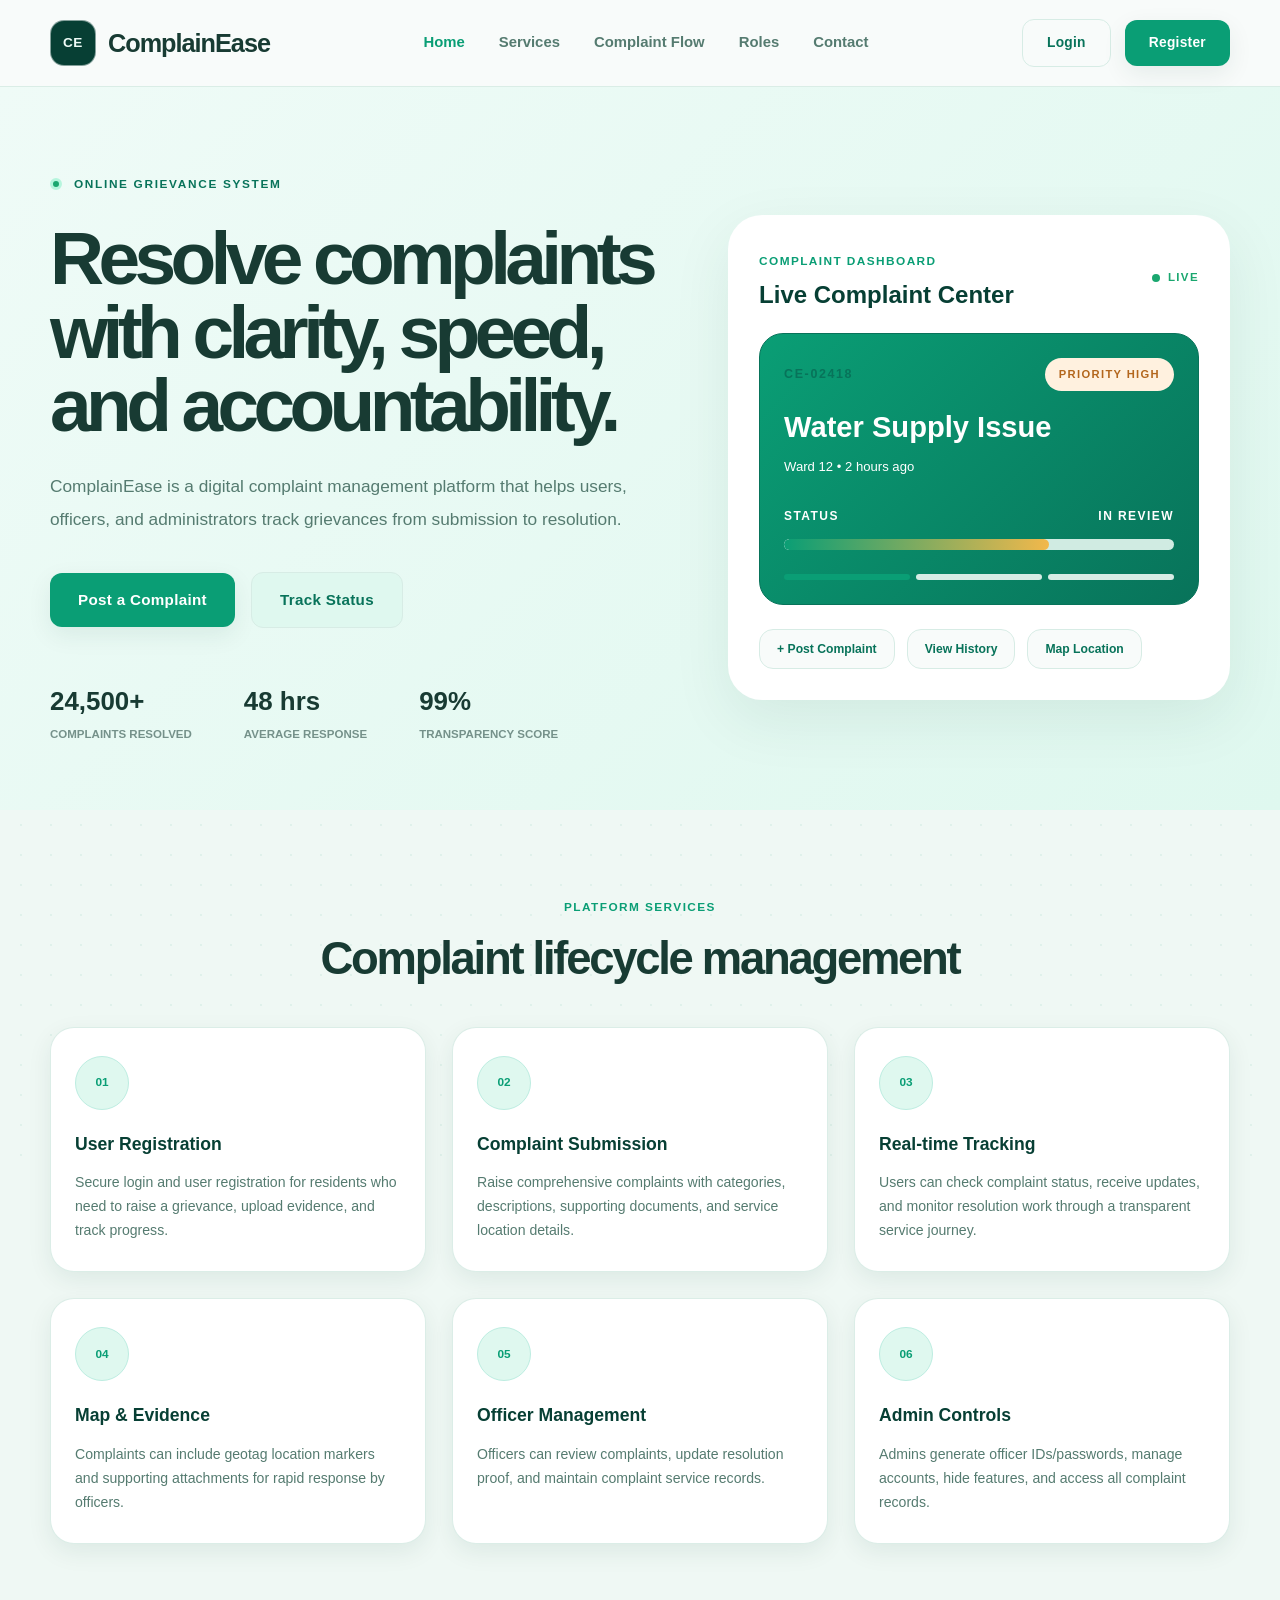
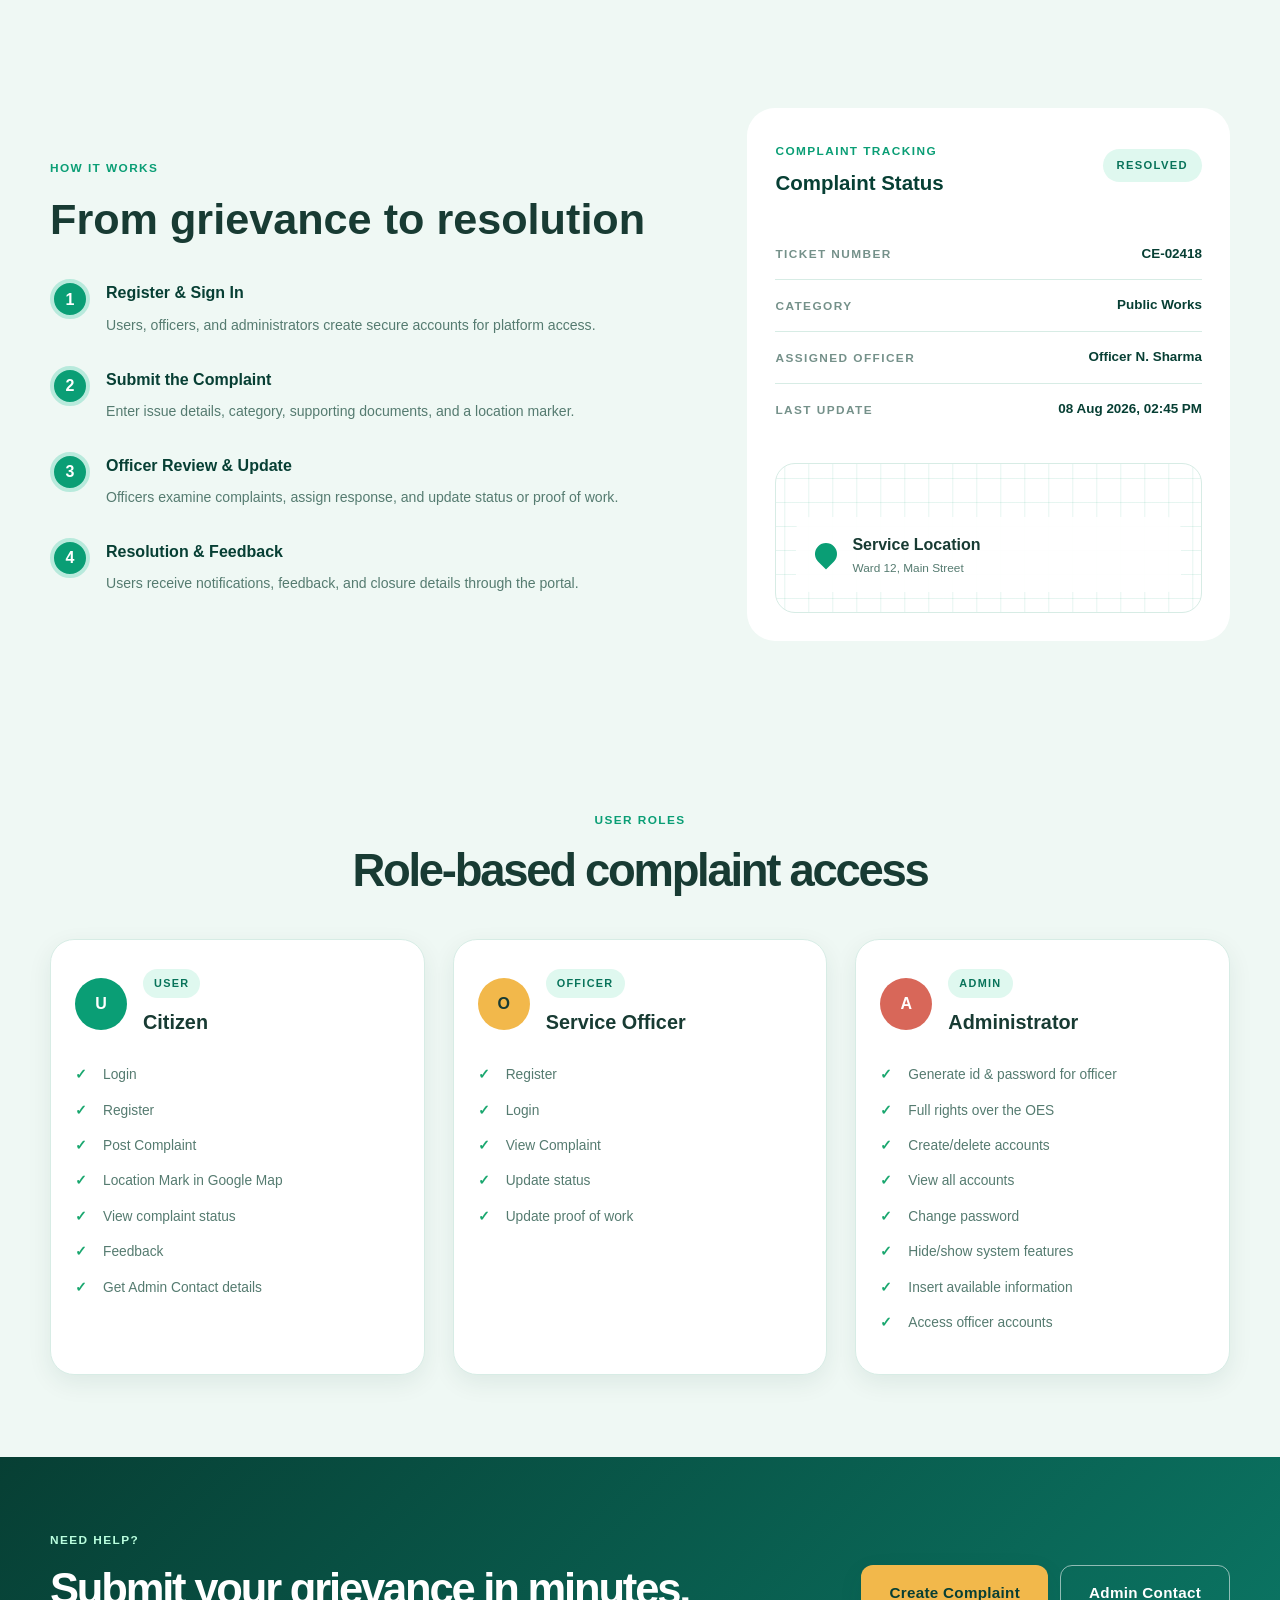
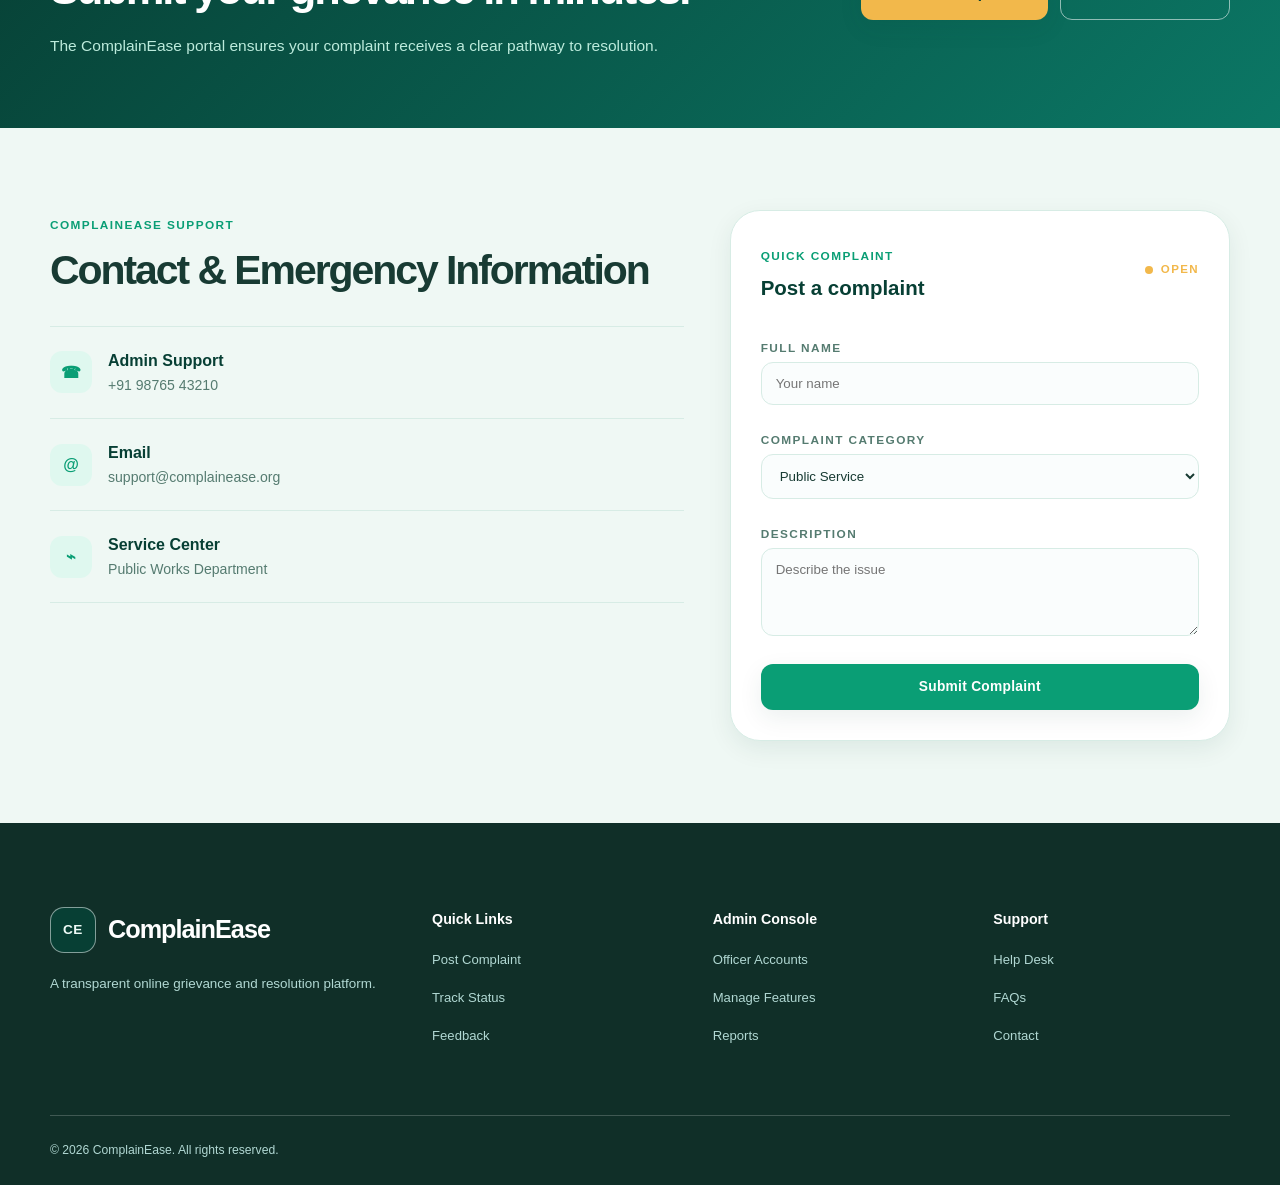
<file: LAB/IP Exp-16/index.html>
<!DOCTYPE html>
<html lang="en">
<head>
  <meta charset="UTF-8" />
  <meta name="viewport" content="width=device-width, initial-scale=1.0" />
  <title>ComplainEase | Grievance Portal</title>
  <link rel="stylesheet" href="styles.css" />
</head>
<body>
  <header class="topbar">
    <div class="container nav-wrapper">
      <a href="#" class="brand">
        <span class="brand-icon">CE</span>
        <span>ComplainEase</span>
      </a>

      <nav class="main-nav">
        <a href="#" class="active">Home</a>
        <a href="#services">Services</a>
        <a href="#process">Complaint Flow</a>
        <a href="#roles">Roles</a>
        <a href="#contact">Contact</a>
      </nav>

      <div class="nav-actions">
        <a href="#login" class="btn btn-ghost">Login</a>
        <a href="#register" class="btn btn-primary">Register</a>
      </div>
    </div>
  </header>

  <section class="hero">
    <div class="container hero-grid">
      <div class="hero-copy">
        <div class="badge">
          <span></span>
          Online Grievance System
        </div>
        <h1>Resolve complaints with clarity, speed, and accountability.</h1>
        <p class="lead">
          ComplainEase is a digital complaint management platform that helps users,
          officers, and administrators track grievances from submission to resolution.
        </p>

        <div class="hero-actions">
          <a href="#register" class="btn btn-primary btn-large">Post a Complaint</a>
          <a href="#track" class="btn btn-secondary btn-large">Track Status</a>
        </div>

        <div class="stats-row">
          <div>
            <strong id="statComplaints">24,500+</strong>
            <span>Complaints Resolved</span>
          </div>
          <div>
            <strong>48 hrs</strong>
            <span>Average Response</span>
          </div>
          <div>
            <strong>99%</strong>
            <span>Transparency Score</span>
          </div>
        </div>
      </div>

      <aside class="hero-panel">
        <div class="panel-card">
          <div class="panel-header">
            <div>
              <span class="eyebrow">Complaint Dashboard</span>
              <h3>Live Complaint Center</h3>
            </div>
            <span class="status-dot online">Live</span>
          </div>

          <div class="complaint-card highlighted">
            <div class="complaint-top">
              <span class="ticket-id">CE-02418</span>
              <span class="badge-inverse urgent">Priority High</span>
            </div>
            <h4>Water Supply Issue</h4>
            <p class="small-text">Ward 12 • 2 hours ago</p>
            <div class="progress-wrap">
              <div class="progress-row">
                <span>Status</span>
                <span class="progress-status">In Review</span>
              </div>
              <div class="progress-bar">
                <div style="width: 68%;"></div>
              </div>
            </div>
            <div class="timeline">
              <span></span>
              <span></span>
              <span></span>
            </div>
          </div>

          <div class="quick-actions">
            <button class="icon-button">+ Post Complaint</button>
            <button class="icon-button">View History</button>
            <button class="icon-button">Map Location</button>
          </div>
        </div>
      </aside>
    </div>
  </section>

  <section class="section features" id="services">
    <div class="container">
      <div class="section-head centered">
        <span class="eyebrow">Platform Services</span>
        <h2>Complaint lifecycle management</h2>
      </div>

      <div class="feature-grid">
        <article class="feature-card">
          <span class="icon-wrap">01</span>
          <h3>User Registration</h3>
          <p>
            Secure login and user registration for residents who need to raise a grievance,
            upload evidence, and track progress.
          </p>
        </article>

        <article class="feature-card">
          <span class="icon-wrap">02</span>
          <h3>Complaint Submission</h3>
          <p>
            Raise comprehensive complaints with categories, descriptions, supporting documents,
            and service location details.
          </p>
        </article>

        <article class="feature-card">
          <span class="icon-wrap">03</span>
          <h3>Real-time Tracking</h3>
          <p>
            Users can check complaint status, receive updates, and monitor resolution work
            through a transparent service journey.
          </p>
        </article>

        <article class="feature-card">
          <span class="icon-wrap">04</span>
          <h3>Map & Evidence</h3>
          <p>
            Complaints can include geotag location markers and supporting attachments for
            rapid response by officers.
          </p>
        </article>

        <article class="feature-card">
          <span class="icon-wrap">05</span>
          <h3>Officer Management</h3>
          <p>
            Officers can review complaints, update resolution proof, and maintain complaint
            service records.
          </p>
        </article>

        <article class="feature-card">
          <span class="icon-wrap">06</span>
          <h3>Admin Controls</h3>
          <p>
            Admins generate officer IDs/passwords, manage accounts, hide features, and access
            all complaint records.
          </p>
        </article>
      </div>
    </div>
  </section>

  <section class="section process" id="process">
    <div class="container two-col">
      <div>
        <span class="eyebrow">How it works</span>
        <h2>From grievance to resolution</h2>
        <div class="process-list">
          <div class="process-item">
            <span class="process-number">1</span>
            <div>
              <h3>Register & Sign In</h3>
              <p>Users, officers, and administrators create secure accounts for platform access.</p>
            </div>
          </div>

          <div class="process-item">
            <span class="process-number">2</span>
            <div>
              <h3>Submit the Complaint</h3>
              <p>Enter issue details, category, supporting documents, and a location marker.</p>
            </div>
          </div>

          <div class="process-item">
            <span class="process-number">3</span>
            <div>
              <h3>Officer Review & Update</h3>
              <p>Officers examine complaints, assign response, and update status or proof of work.</p>
            </div>
          </div>

          <div class="process-item">
            <span class="process-number">4</span>
            <div>
              <h3>Resolution & Feedback</h3>
              <p>Users receive notifications, feedback, and closure details through the portal.</p>
            </div>
          </div>
        </div>
      </div>

      <div class="panel-card inner-panel">
        <div class="panel-header compact">
          <div>
            <span class="eyebrow">Complaint Tracking</span>
            <h3>Complaint Status</h3>
          </div>
          <span class="badge-inverse success">Resolved</span>
        </div>

        <div class="status-summary">
          <div class="summary-row">
            <span>Ticket Number</span>
            <strong>CE-02418</strong>
          </div>
          <div class="summary-row">
            <span>Category</span>
            <strong>Public Works</strong>
          </div>
          <div class="summary-row">
            <span>Assigned Officer</span>
            <strong>Officer N. Sharma</strong>
          </div>
          <div class="summary-row">
            <span>Last update</span>
            <strong>08 Aug 2026, 02:45 PM</strong>
          </div>
        </div>

        <div class="map-box">
          <div class="map-overlay">
            <span class="pin"></span>
            <div>
              <strong>Service Location</strong>
              <p>Ward 12, Main Street</p>
            </div>
          </div>
        </div>
      </div>
    </div>
  </section>

  <section class="section roles" id="roles">
    <div class="container">
      <div class="section-head centered">
        <span class="eyebrow">User Roles</span>
        <h2>Role-based complaint access</h2>
      </div>

      <div class="role-grid">
        <article class="role-card user-role">
          <div class="role-header">
            <span class="role-icon">U</span>
            <div>
              <span class="tag">User</span>
              <h3>Citizen</h3>
            </div>
          </div>
          <ul class="check-list">
            <li>Login</li>
            <li>Register</li>
            <li>Post Complaint</li>
            <li>Location Mark in Google Map</li>
            <li>View complaint status</li>
            <li>Feedback</li>
            <li>Get Admin Contact details</li>
          </ul>
        </article>

        <article class="role-card officer-role">
          <div class="role-header">
            <span class="role-icon">O</span>
            <div>
              <span class="tag">Officer</span>
              <h3>Service Officer</h3>
            </div>
          </div>
          <ul class="check-list">
            <li>Register</li>
            <li>Login</li>
            <li>View Complaint</li>
            <li>Update status</li>
            <li>Update proof of work</li>
          </ul>
        </article>

        <article class="role-card admin-role">
          <div class="role-header">
            <span class="role-icon">A</span>
            <div>
              <span class="tag">Admin</span>
              <h3>Administrator</h3>
            </div>
          </div>
          <ul class="check-list">
            <li>Generate id & password for officer</li>
            <li>Full rights over the OES</li>
            <li>Create/delete accounts</li>
            <li>View all accounts</li>
            <li>Change password</li>
            <li>Hide/show system features</li>
            <li>Insert available information</li>
            <li>Access officer accounts</li>
          </ul>
        </article>
      </div>
    </div>
  </section>

  <section class="section cta-band">
    <div class="container cta-content">
      <div>
        <span class="eyebrow">Need help?</span>
        <h2>Submit your grievance in minutes.</h2>
        <p class="lead small">
          The ComplainEase portal ensures your complaint receives a clear pathway to resolution.
        </p>
      </div>
      <div class="cta-actions">
        <a href="#complaint" class="btn btn-primary btn-large">Create Complaint</a>
        <a href="#contact" class="btn btn-secondary btn-large">Admin Contact</a>
      </div>
    </div>
  </section>

  <section class="section contact" id="contact">
    <div class="container contact-grid">
      <div>
        <span class="eyebrow">ComplainEase Support</span>
        <h2>Contact & Emergency Information</h2>
        <div class="contact-cards">
          <div class="contact-card">
            <span class="icon-inline">☎</span>
            <div>
              <h3>Admin Support</h3>
              <p>+91 98765 43210</p>
            </div>
          </div>
          <div class="contact-card">
            <span class="icon-inline">@</span>
            <div>
              <h3>Email</h3>
              <p>support@complainease.org</p>
            </div>
          </div>
          <div class="contact-card">
            <span class="icon-inline">⌁</span>
            <div>
              <h3>Service Center</h3>
              <p>Public Works Department</p>
            </div>
          </div>
        </div>
      </div>

      <div class="form-card">
        <div class="panel-header compact">
          <div>
            <span class="eyebrow">Quick Complaint</span>
            <h3>Post a complaint</h3>
          </div>
          <span class="status-dot pending">Open</span>
        </div>

        <form class="complaint-form">
          <label>
            <span>Full Name</span>
            <input type="text" placeholder="Your name" />
          </label>
          <label>
            <span>Complaint Category</span>
            <select>
              <option>Public Service</option>
              <option>Utilities</option>
              <option>Safety</option>
              <option>Administration</option>
            </select>
          </label>
          <label>
            <span>Description</span>
            <textarea rows="4" placeholder="Describe the issue"></textarea>
          </label>
          <button class="btn btn-primary btn-full">Submit Complaint</button>
        </form>
      </div>
    </div>
  </section>

  <footer class="footer">
    <div class="container footer-grid">
      <div>
        <a href="#" class="brand footer-brand">
          <span class="brand-icon">CE</span>
          <span>ComplainEase</span>
        </a>
        <p class="footer-copy">
          A transparent online grievance and resolution platform.
        </p>
      </div>
      <div>
        <h4>Quick Links</h4>
        <ul class="footer-links">
          <li><a href="#">Post Complaint</a></li>
          <li><a href="#">Track Status</a></li>
          <li><a href="#">Feedback</a></li>
        </ul>
      </div>
      <div>
        <h4>Admin Console</h4>
        <ul class="footer-links">
          <li><a href="#">Officer Accounts</a></li>
          <li><a href="#">Manage Features</a></li>
          <li><a href="#">Reports</a></li>
        </ul>
      </div>
      <div>
        <h4>Support</h4>
        <ul class="footer-links">
          <li><a href="#">Help Desk</a></li>
          <li><a href="#">FAQs</a></li>
          <li><a href="#">Contact</a></li>
        </ul>
      </div>
    </div>
    <div class="container footer-bottom">
      <span>© 2026 ComplainEase. All rights reserved.</span>
    </div>
  </footer>

  <script src="app.js"></script>
</body>
</html>
</file>
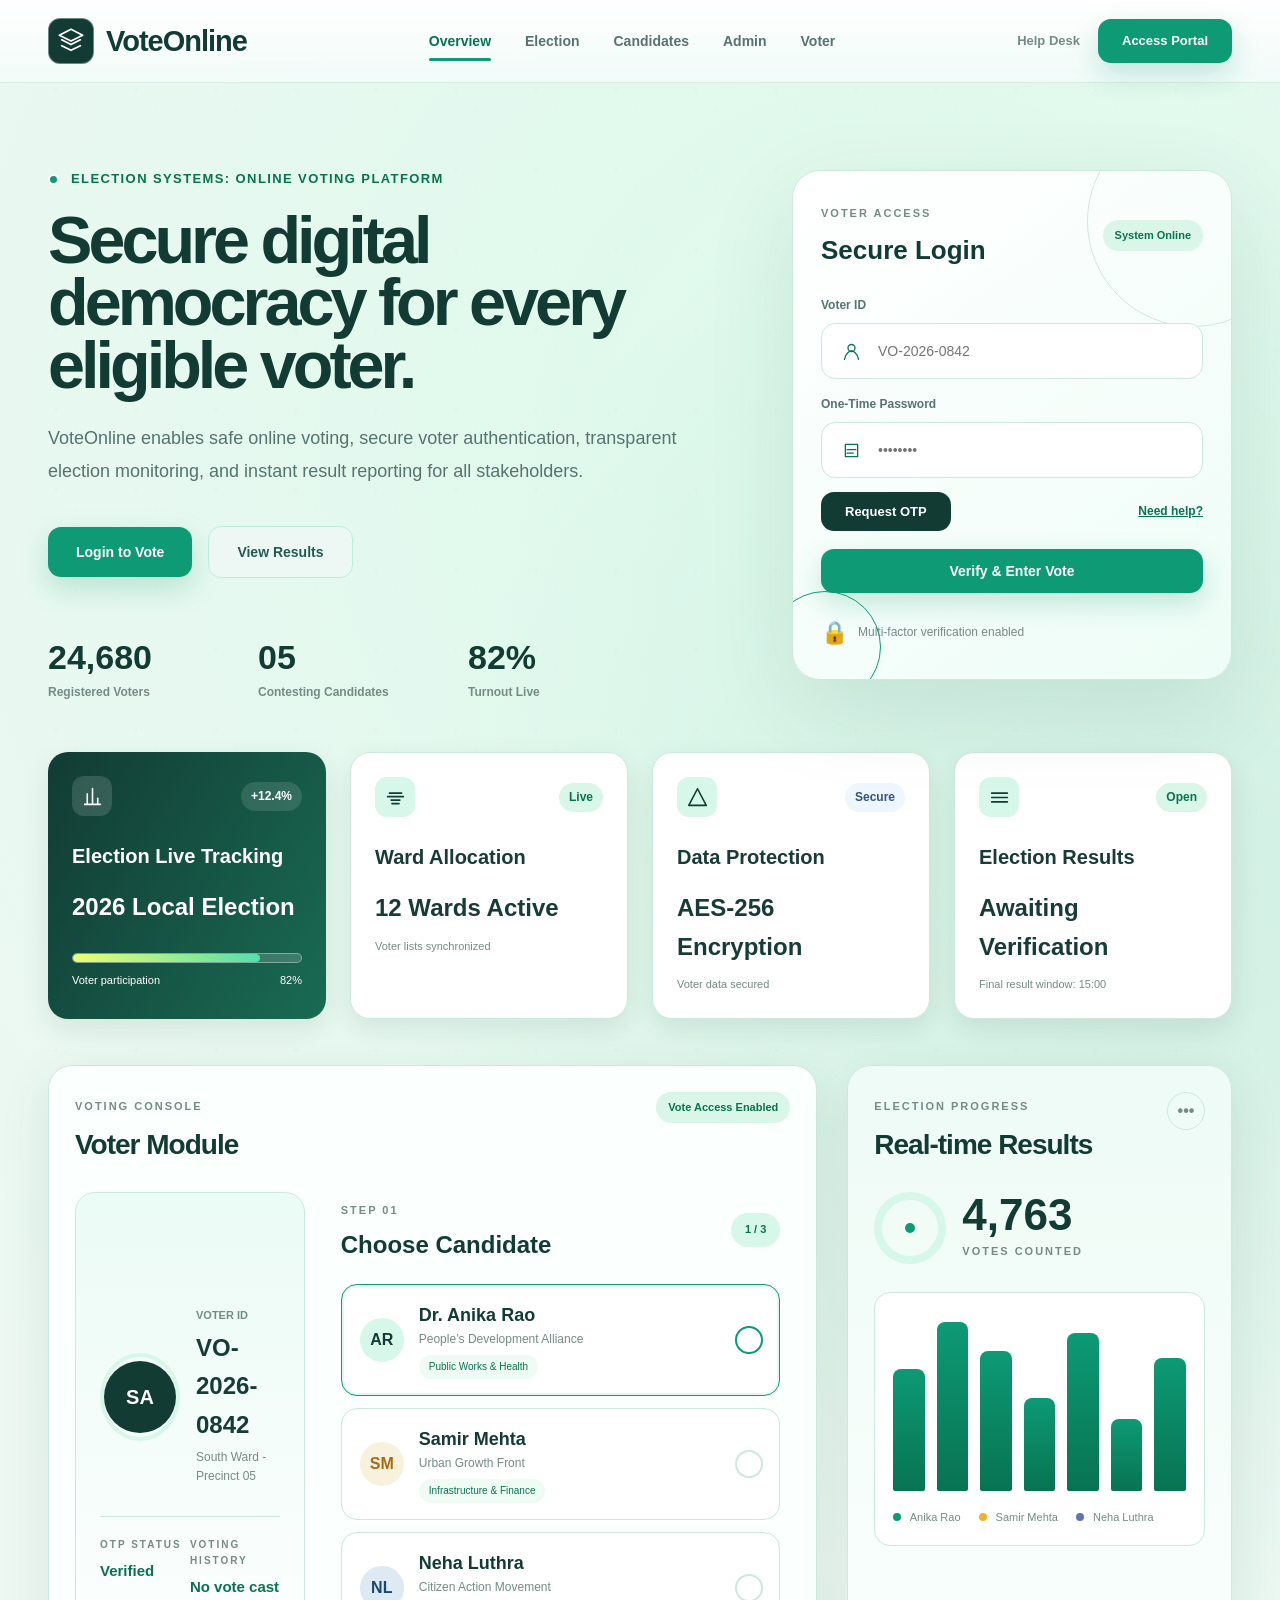
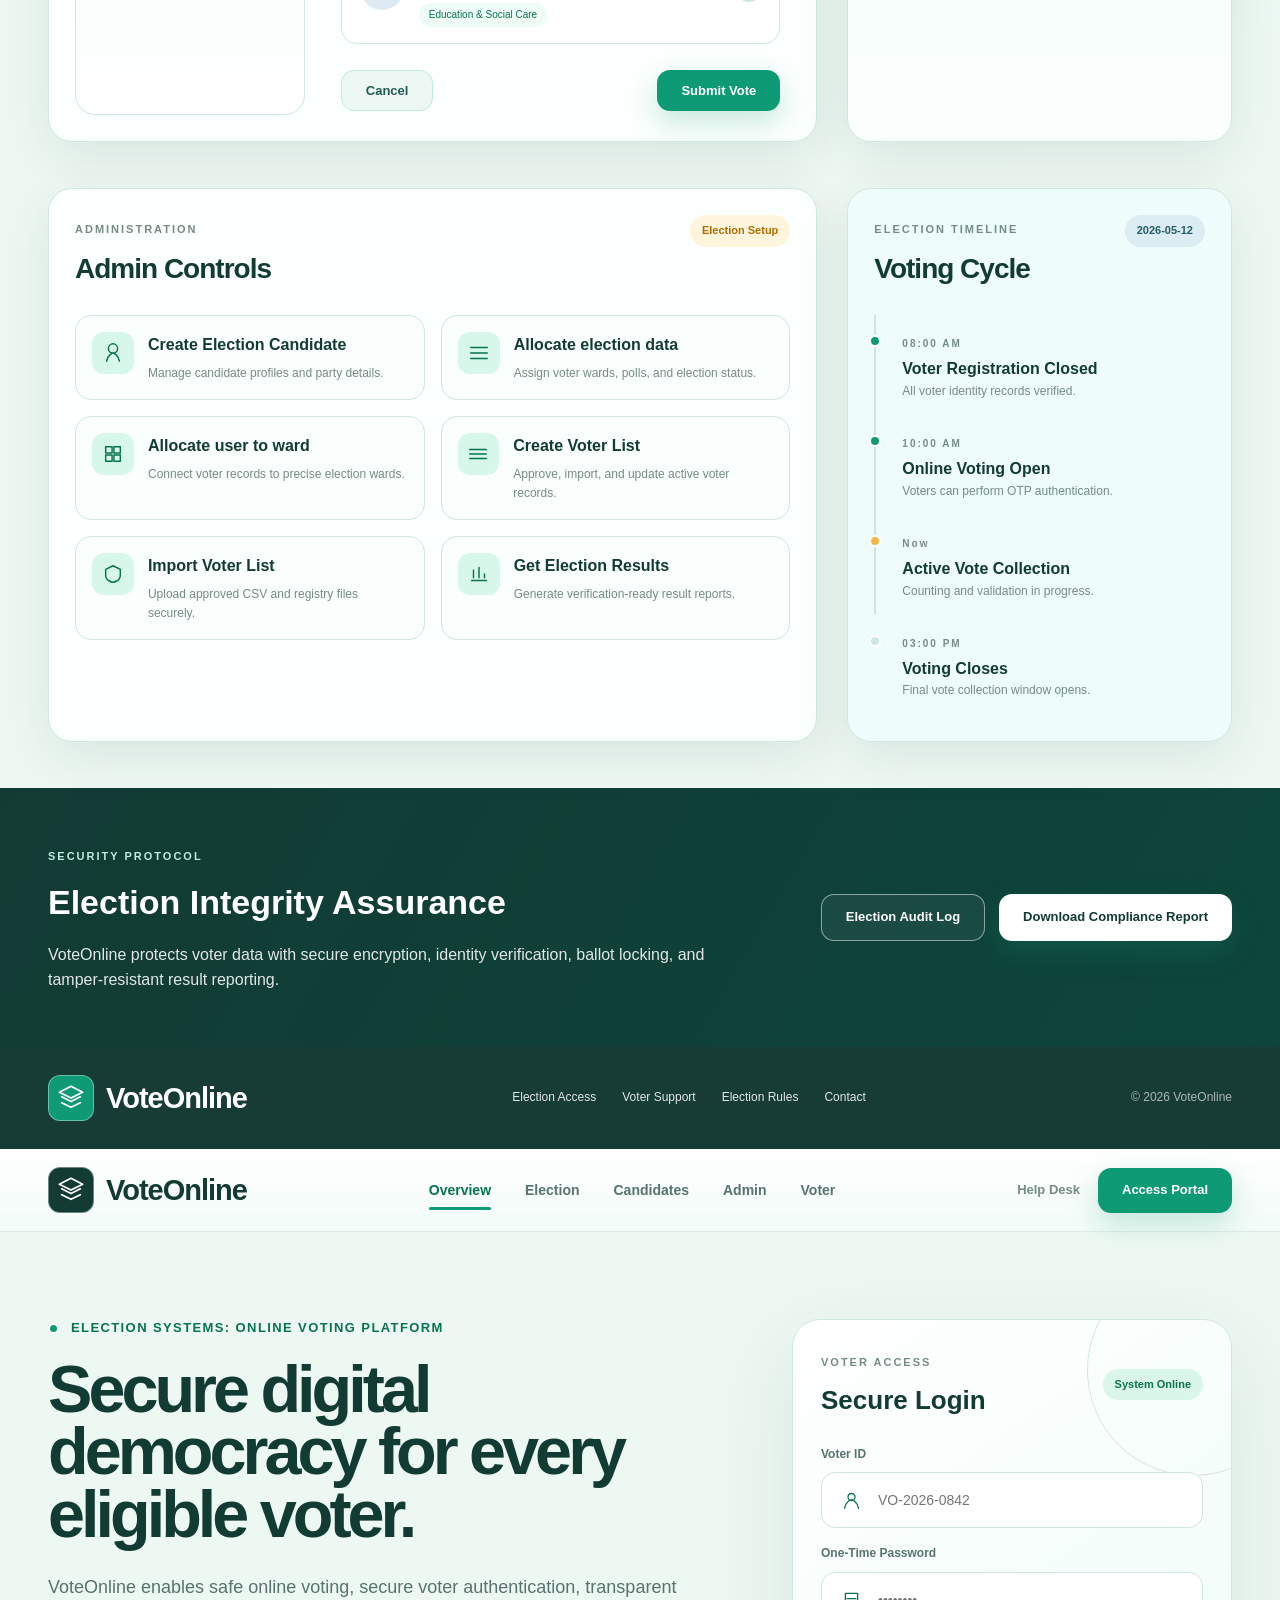
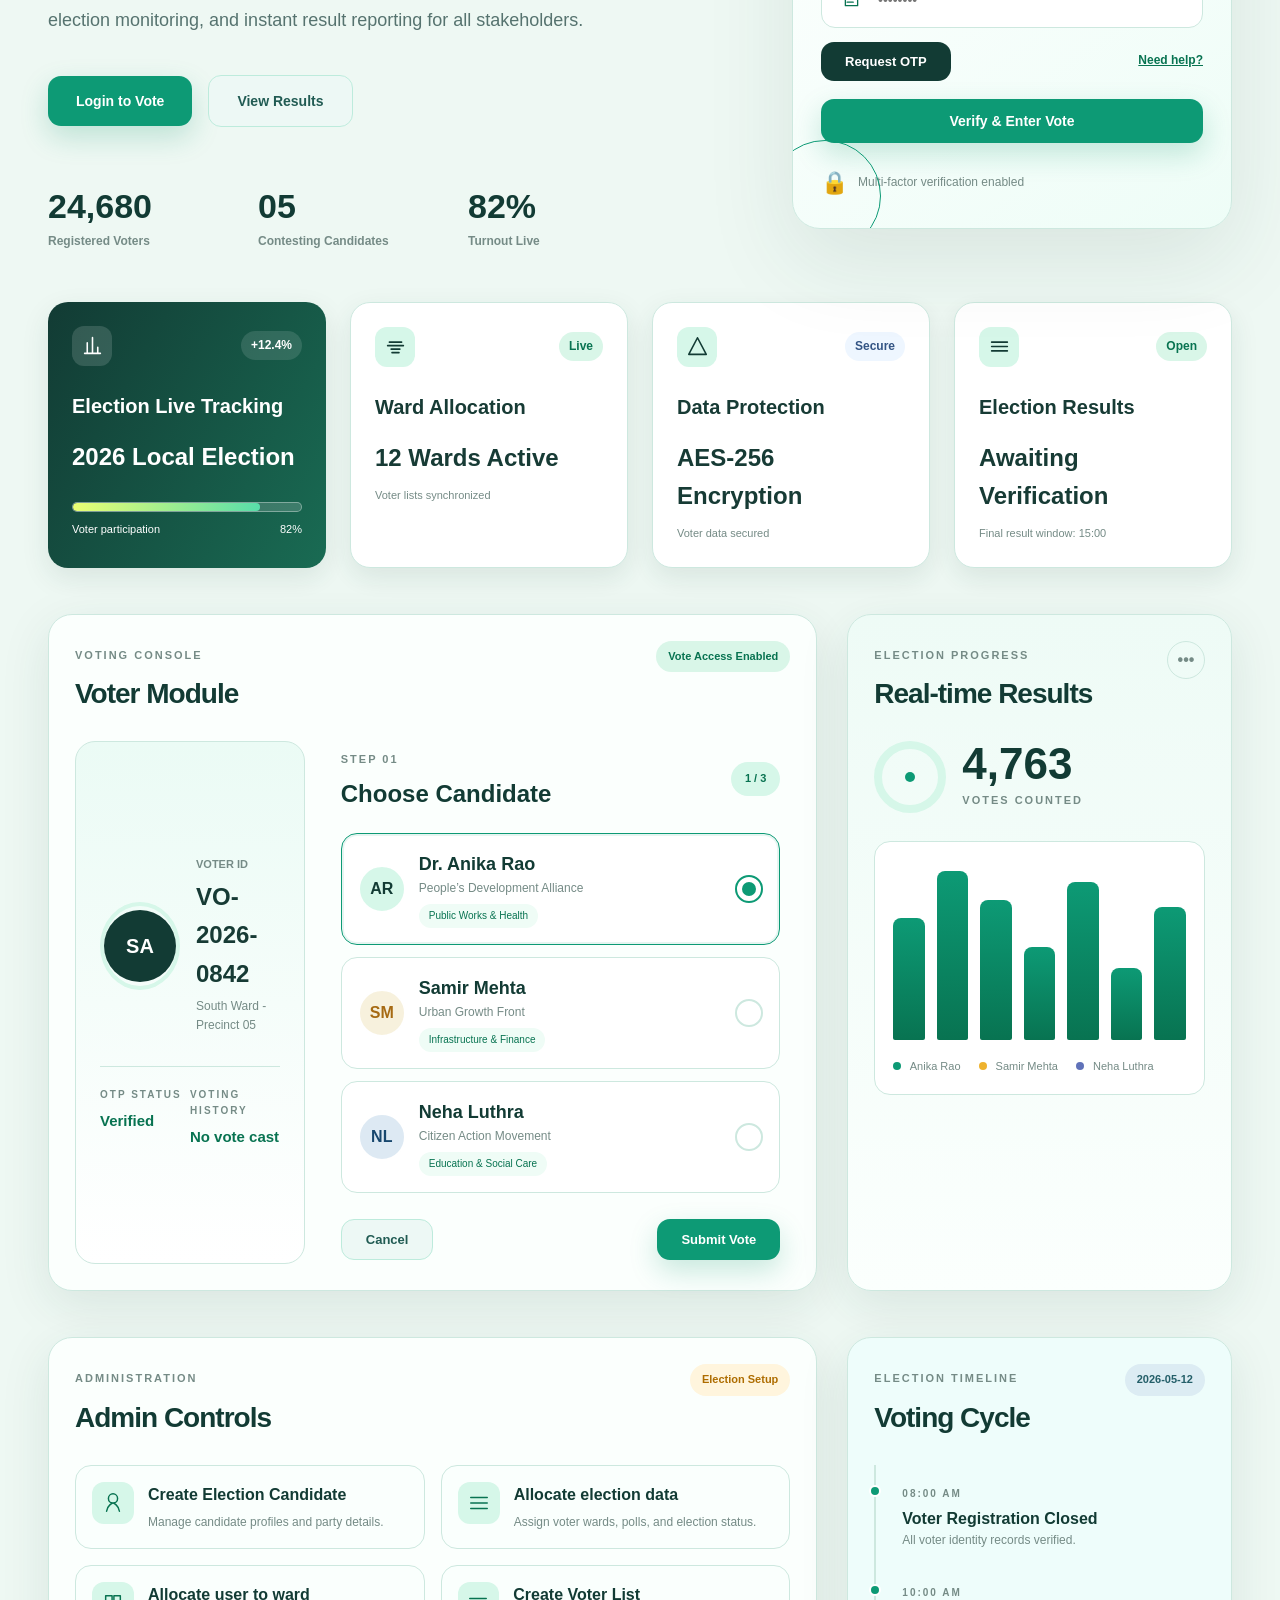
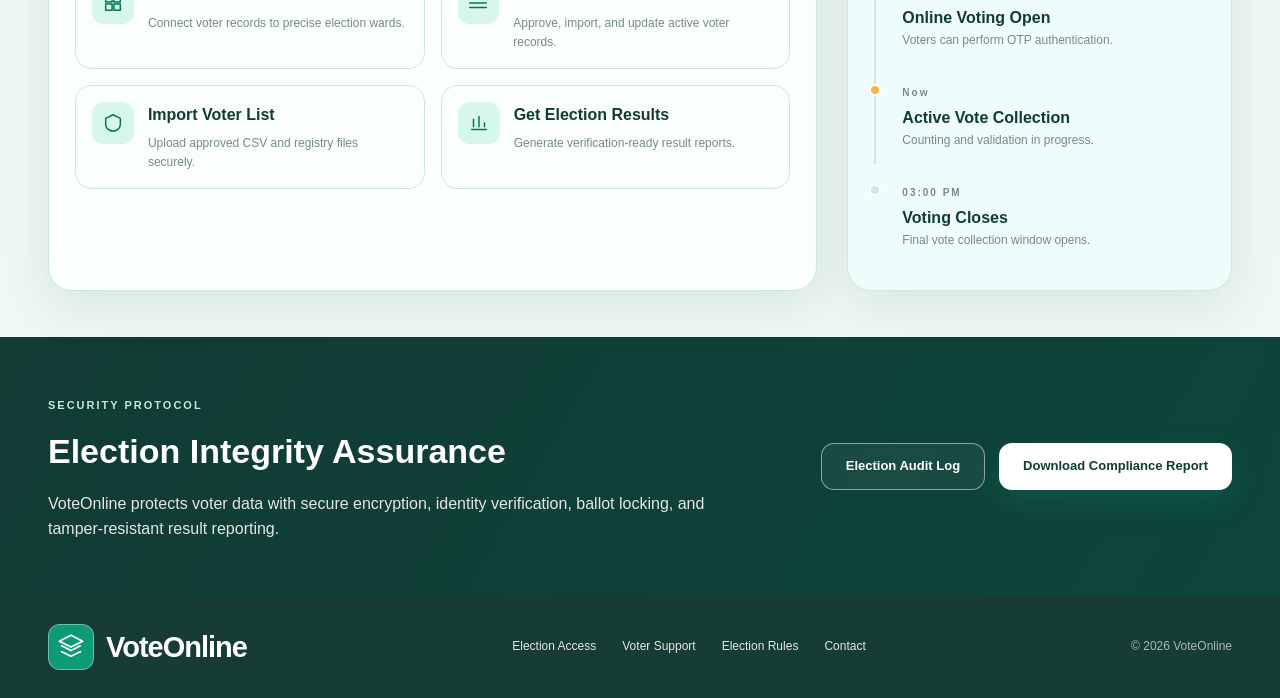
<file: LAB/IP Exp-17/index.html>
<!DOCTYPE html>
<html lang="en">
<head>
  <meta charset="UTF-8" />
  <meta name="viewport" content="width=device-width, initial-scale=1.0" />
  <title>VoteOnline | Secure Digital Elections</title>
  <link rel="stylesheet" href="styles.css" />
</head>
<body>
  <header class="topbar">
    <div class="container nav-wrapper">
      <a href="#" class="brand">
        <span class="brand-icon">
          <svg viewBox="0 0 24 24" aria-hidden="true">
            <path d="M12 2 2 7l10 5 10-5-10-5Zm-8 9 8 4 8-4M4 16l8 4 8-4" />
          </svg>
        </span>
        <span class="brand-text">VoteOnline</span>
      </a>

      <nav class="main-nav">
        <a class="active" href="#">Overview</a>
        <a href="#election-status">Election</a>
        <a href="#candidates">Candidates</a>
        <a href="#admin-panel">Admin</a>
        <a href="#user-panel">Voter</a>
      </nav>

      <div class="nav-actions">
        <a href="#" class="link-button muted">Help Desk</a>
        <a href="#login" class="btn btn-primary">Access Portal</a>
      </div>
    </div>
  </header>

  <section class="hero-section">
    <div class="container hero-grid">
      <div class="hero-copy">
        <div class="kicker">
          <span class="pulse-dot"></span>
          Election Systems: Online Voting Platform
        </div>
        <h1>Secure digital democracy for every eligible voter.</h1>
        <p class="hero-text">
          VoteOnline enables safe online voting, secure voter authentication,
          transparent election monitoring, and instant result reporting for all stakeholders.
        </p>

        <div class="hero-actions">
          <a href="#login" class="btn btn-primary btn-large">Login to Vote</a>
          <a href="#results" class="btn btn-ghost btn-large">View Results</a>
        </div>

        <div class="hero-stats">
          <article>
            <span class="stat-number">24,680</span>
            <span class="stat-label">Registered Voters</span>
          </article>
          <article>
            <span class="stat-number">05</span>
            <span class="stat-label">Contesting Candidates</span>
          </article>
          <article>
            <span class="stat-number">82%</span>
            <span class="stat-label">Turnout Live</span>
          </article>
        </div>
      </div>

      <aside class="login-panel glass-panel">
        <div class="panel-header">
          <div>
            <span class="small-label">Voter Access</span>
            <h3>Secure Login</h3>
          </div>
          <span class="status-badge success">System Online</span>
        </div>

        <form class="login-form" id="login">
          <label class="field-label" for="voter-id">Voter ID</label>
          <div class="input-wrap">
            <span class="icon-wrap">
              <svg viewBox="0 0 24 24">
                <path d="M12 12a4 4 0 1 0 0-8 4 4 0 0 0 0 8ZM4 21c.5-7 7-10 8-10s7.5 3 8 10" />
              </svg>
            </span>
            <input id="voter-id" type="text" placeholder="VO-2026-0842" />
          </div>

          <label class="field-label" for="password">One-Time Password</label>
          <div class="input-wrap">
            <span class="icon-wrap">
              <svg viewBox="0 0 24 24">
                <path d="M7 11h10M7 15h7M5 5h14v14H5Z" />
              </svg>
            </span>
            <input id="password" type="password" placeholder="••••••••" />
          </div>

          <div class="verify-row">
            <button class="btn btn-secondary" type="button">Request OTP</button>
            <a class="text-link" href="#">Need help?</a>
          </div>

          <button class="btn btn-primary btn-block btn-large" type="button" id="loginButton">
            Verify & Enter Vote
          </button>

          <div class="security-note">
            <span class="lock-icon">🔒</span>
            <span>Multi-factor verification enabled</span>
          </div>
        </form>
      </aside>
    </div>
  </section>

  <section class="overview">
    <div class="container section-grid">
      <article class="metric-card highlight-card">
        <div class="metric-top">
          <span class="metric-icon">
            <svg viewBox="0 0 24 24">
              <path d="M3 21h18M6 21V9m6 12V3m6 18v-7" />
            </svg>
          </span>
          <span class="trend positive">+12.4%</span>
        </div>
        <h3>Election Live Tracking</h3>
        <p class="metric-value">2026 Local Election</p>
        <div class="progress-block">
          <div class="bar-shell">
            <div class="bar-fill" style="width: 82%"></div>
          </div>
          <div class="bar-caption">
            <span>Voter participation</span>
            <span>82%</span>
          </div>
        </div>
      </article>

      <article class="metric-card">
        <div class="metric-top">
          <span class="metric-icon">
            <svg viewBox="0 0 24 24">
              <path d="M3 11h18M5 7h14M7 15h10M8 19h8" />
            </svg>
          </span>
          <span class="trend positive">Live</span>
        </div>
        <h3>Ward Allocation</h3>
        <p class="metric-value">12 Wards Active</p>
        <div class="small-detail">Voter lists synchronized</div>
      </article>

      <article class="metric-card">
        <div class="metric-top">
          <span class="metric-icon">
            <svg viewBox="0 0 24 24">
              <path d="M12 2 2 21h20Z" />
            </svg>
          </span>
          <span class="trend neutral">Secure</span>
        </div>
        <h3>Data Protection</h3>
        <p class="metric-value">AES-256 Encryption</p>
        <div class="small-detail">Voter data secured</div>
      </article>

      <article class="metric-card">
        <div class="metric-top">
          <span class="metric-icon">
            <svg viewBox="0 0 24 24">
              <path d="M3 12h18M3 7h18M3 17h18" />
            </svg>
          </span>
          <span class="trend positive">Open</span>
        </div>
        <h3>Election Results</h3>
        <p class="metric-value">Awaiting Verification</p>
        <div class="small-detail">Final result window: 15:00</div>
      </article>
    </div>
  </section>

  <section class="content-sections">
    <div class="container content-grid">
      <section class="panel main-panel" id="user-panel">
        <div class="panel-header compact-header">
          <div>
            <span class="small-label">Voting Console</span>
            <h2>Voter Module</h2>
          </div>
          <span class="status-badge success">Vote Access Enabled</span>
        </div>

        <div class="voting-layout">
          <div class="voter-card">
            <div class="profile-card">
              <div class="avatar-ring">
                <div class="avatar">
                  <span>SA</span>
                </div>
              </div>
              <div>
                <p class="label-text">Voter ID</p>
                <h4>VO-2026-0842</h4>
                <p class="muted-text">South Ward - Precinct 05</p>
              </div>
            </div>

            <div class="vote-status-grid">
              <div>
                <span class="mini-label">OTP Status</span>
                <span class="ok-text">Verified</span>
              </div>
              <div>
                <span class="mini-label">Voting History</span>
                <span class="ok-text">No vote cast</span>
              </div>
            </div>
          </div>

          <div class="vote-card">
            <div class="vote-card-header">
              <div>
                <span class="small-label">Step 01</span>
                <h3>Choose Candidate</h3>
              </div>
              <span class="round-step">1 / 3</span>
            </div>

            <div class="candidate-list" id="candidates">
              <article class="candidate-row selected">
                <div class="candidate-info">
                  <span class="candidate-avatar">AR</span>
                  <div>
                    <h4>Dr. Anika Rao</h4>
                    <p>People’s Development Alliance</p>
                    <span class="tag">Public Works & Health</span>
                  </div>
                </div>
                <label class="radio-box">
                  <input type="radio" name="candidate" checked />
                  <span></span>
                </label>
              </article>

              <article class="candidate-row">
                <div class="candidate-info">
                  <span class="candidate-avatar alt">SM</span>
                  <div>
                    <h4>Samir Mehta</h4>
                    <p>Urban Growth Front</p>
                    <span class="tag">Infrastructure & Finance</span>
                  </div>
                </div>
                <label class="radio-box">
                  <input type="radio" name="candidate" />
                  <span></span>
                </label>
              </article>

              <article class="candidate-row">
                <div class="candidate-info">
                  <span class="candidate-avatar blue">NL</span>
                  <div>
                    <h4>Neha Luthra</h4>
                    <p>Citizen Action Movement</p>
                    <span class="tag">Education & Social Care</span>
                  </div>
                </div>
                <label class="radio-box">
                  <input type="radio" name="candidate" />
                  <span></span>
                </label>
              </article>
            </div>

            <div class="vote-actions">
              <button type="button" class="btn btn-ghost">Cancel</button>
              <button type="button" class="btn btn-primary" id="submitVote">
                Submit Vote
              </button>
            </div>
          </div>
        </div>
      </section>

      <aside class="panel right-panel" id="results">
        <div class="panel-header compact-header">
          <div>
            <span class="small-label">Election Progress</span>
            <h2>Real-time Results</h2>
          </div>
          <span class="icon-button">•••</span>
        </div>

        <div class="result-summary">
          <div class="result-head">
            <span class="round-orb">
              <span></span>
            </span>
            <div>
              <p class="big-number">4,763</p>
              <span class="small-label">Votes Counted</span>
            </div>
          </div>

          <div class="chart-card">
            <div class="chart-chart">
              <div class="chart-bar" style="height: 68%"></div>
              <div class="chart-bar" style="height: 94%"></div>
              <div class="chart-bar" style="height: 78%"></div>
              <div class="chart-bar" style="height: 52%"></div>
              <div class="chart-bar" style="height: 88%"></div>
              <div class="chart-bar" style="height: 40%"></div>
              <div class="chart-bar" style="height: 74%"></div>
            </div>
            <div class="bar-legend">
              <span><i class="legend-dot one"></i> Anika Rao</span>
              <span><i class="legend-dot two"></i> Samir Mehta</span>
              <span><i class="legend-dot three"></i> Neha Luthra</span>
            </div>
          </div>
        </div>
      </aside>
    </div>
  </section>

  <section class="admin-section">
    <div class="container two-column">
      <section class="panel" id="admin-panel">
        <div class="panel-header compact-header">
          <div>
            <span class="small-label">Administration</span>
            <h2>Admin Controls</h2>
          </div>
          <span class="status-badge warning">Election Setup</span>
        </div>

        <div class="admin-grid">
          <article class="admin-task">
            <span class="admin-icon">
              <svg viewBox="0 0 24 24">
                <path d="M12 12a5 5 0 1 0 0-10 5 5 0 0 0 0 10ZM5 21c.7-6.5 6.5-9 7-9s6.3 2.5 7 9" />
              </svg>
            </span>
            <div>
              <h4>Create Election Candidate</h4>
              <p>Manage candidate profiles and party details.</p>
            </div>
          </article>

          <article class="admin-task">
            <span class="admin-icon">
              <svg viewBox="0 0 24 24">
                <path d="M3 6h18M3 12h18M3 18h18" />
              </svg>
            </span>
            <div>
              <h4>Allocate election data</h4>
              <p>Assign voter wards, polls, and election status.</p>
            </div>
          </article>

          <article class="admin-task">
            <span class="admin-icon">
              <svg viewBox="0 0 24 24">
                <path d="M4 4h7v7H4Z M13 4h7v7h-7Z M4 13h7v7H4Z M13 13h7v7h-7Z" />
              </svg>
            </span>
            <div>
              <h4>Allocate user to ward</h4>
              <p>Connect voter records to precise election wards.</p>
            </div>
          </article>

          <article class="admin-task">
            <span class="admin-icon">
              <svg viewBox="0 0 24 24">
                <path d="M3 7h18M3 12h18M3 17h18" />
              </svg>
            </span>
            <div>
              <h4>Create Voter List</h4>
              <p>Approve, import, and update active voter records.</p>
            </div>
          </article>

          <article class="admin-task">
            <span class="admin-icon">
              <svg viewBox="0 0 24 24">
                <path d="M12 3 4 7v6c0 7 8 8 8 8s8-1 8-8V7Z" />
              </svg>
            </span>
            <div>
              <h4>Import Voter List</h4>
              <p>Upload approved CSV and registry files securely.</p>
            </div>
          </article>

          <article class="admin-task">
            <span class="admin-icon">
              <svg viewBox="0 0 24 24">
                <path d="M4 19h16M6 16V8m6 8V5m6 11v-4" />
              </svg>
            </span>
            <div>
              <h4>Get Election Results</h4>
              <p>Generate verification-ready result reports.</p>
            </div>
          </article>
        </div>
      </section>

      <section class="panel election-status" id="election-status">
        <div class="panel-header compact-header">
          <div>
            <span class="small-label">Election Timeline</span>
            <h2>Voting Cycle</h2>
          </div>
          <span class="status-badge info">2026-05-12</span>
        </div>

        <div class="timeline">
          <article class="timeline-step done">
            <span class="timeline-dot"></span>
            <div>
              <span class="time-label">08:00 AM</span>
              <h4>Voter Registration Closed</h4>
              <p>All voter identity records verified.</p>
            </div>
          </article>

          <article class="timeline-step done">
            <span class="timeline-dot"></span>
            <div>
              <span class="time-label">10:00 AM</span>
              <h4>Online Voting Open</h4>
              <p>Voters can perform OTP authentication.</p>
            </div>
          </article>

          <article class="timeline-step current">
            <span class="timeline-dot"></span>
            <div>
              <span class="time-label">Now</span>
              <h4>Active Vote Collection</h4>
              <p>Counting and validation in progress.</p>
            </div>
          </article>

          <article class="timeline-step">
            <span class="timeline-dot"></span>
            <div>
              <span class="time-label">03:00 PM</span>
              <h4>Voting Closes</h4>
              <p>Final vote collection window opens.</p>
            </div>
          </article>
        </div>
      </section>
    </div>
  </section>

  <section class="cta-section">
    <div class="container cta-grid">
      <div>
        <span class="small-label">Security Protocol</span>
        <h2>Election Integrity Assurance</h2>
        <p>
          VoteOnline protects voter data with secure encryption,
          identity verification, ballot locking, and tamper-resistant result reporting.
        </p>
      </div>
      <div class="cta-actions">
        <a href="#" class="btn btn-outline">Election Audit Log</a>
        <a href="#" class="btn btn-primary">Download Compliance Report</a>
      </div>
    </div>
  </section>

  <footer class="footer">
    <div class="container footer-content">
      <div class="brand footer-brand">
        <span class="brand-icon">
          <svg viewBox="0 0 24 24">
            <path d="M12 2 2 7l10 5 10-5-10-5Zm-8 9 8 4 8-4M4 16l8 4 8-4" />
          </svg>
        </span>
        <span class="brand-text">VoteOnline</span>
      </div>
      <div class="footer-links">
        <a href="#">Election Access</a>
        <a href="#">Voter Support</a>
        <a href="#">Election Rules</a>
        <a href="#">Contact</a>
      </div>
      <span class="copyright">© 2026 VoteOnline</span>
    </div>
  </footer>

  <script src="script.js"></script>
</body>
</html><!DOCTYPE html>
<html lang="en">
<head>
  <meta charset="UTF-8" />
  <meta name="viewport" content="width=device-width, initial-scale=1.0" />
  <title>VoteOnline | Secure Digital Elections</title>
  <link rel="stylesheet" href="styles.css" />
</head>
<body>
  <header class="topbar">
    <div class="container nav-wrapper">
      <a href="#" class="brand">
        <span class="brand-icon">
          <svg viewBox="0 0 24 24" aria-hidden="true">
            <path d="M12 2 2 7l10 5 10-5-10-5Zm-8 9 8 4 8-4M4 16l8 4 8-4" />
          </svg>
        </span>
        <span class="brand-text">VoteOnline</span>
      </a>

      <nav class="main-nav">
        <a class="active" href="#">Overview</a>
        <a href="#election-status">Election</a>
        <a href="#candidates">Candidates</a>
        <a href="#admin-panel">Admin</a>
        <a href="#user-panel">Voter</a>
      </nav>

      <div class="nav-actions">
        <a href="#" class="link-button muted">Help Desk</a>
        <a href="#login" class="btn btn-primary">Access Portal</a>
      </div>
    </div>
  </header>

  <section class="hero-section">
    <div class="container hero-grid">
      <div class="hero-copy">
        <div class="kicker">
          <span class="pulse-dot"></span>
          Election Systems: Online Voting Platform
        </div>
        <h1>Secure digital democracy for every eligible voter.</h1>
        <p class="hero-text">
          VoteOnline enables safe online voting, secure voter authentication,
          transparent election monitoring, and instant result reporting for all stakeholders.
        </p>

        <div class="hero-actions">
          <a href="#login" class="btn btn-primary btn-large">Login to Vote</a>
          <a href="#results" class="btn btn-ghost btn-large">View Results</a>
        </div>

        <div class="hero-stats">
          <article>
            <span class="stat-number">24,680</span>
            <span class="stat-label">Registered Voters</span>
          </article>
          <article>
            <span class="stat-number">05</span>
            <span class="stat-label">Contesting Candidates</span>
          </article>
          <article>
            <span class="stat-number">82%</span>
            <span class="stat-label">Turnout Live</span>
          </article>
        </div>
      </div>

      <aside class="login-panel glass-panel">
        <div class="panel-header">
          <div>
            <span class="small-label">Voter Access</span>
            <h3>Secure Login</h3>
          </div>
          <span class="status-badge success">System Online</span>
        </div>

        <form class="login-form" id="login">
          <label class="field-label" for="voter-id">Voter ID</label>
          <div class="input-wrap">
            <span class="icon-wrap">
              <svg viewBox="0 0 24 24">
                <path d="M12 12a4 4 0 1 0 0-8 4 4 0 0 0 0 8ZM4 21c.5-7 7-10 8-10s7.5 3 8 10" />
              </svg>
            </span>
            <input id="voter-id" type="text" placeholder="VO-2026-0842" />
          </div>

          <label class="field-label" for="password">One-Time Password</label>
          <div class="input-wrap">
            <span class="icon-wrap">
              <svg viewBox="0 0 24 24">
                <path d="M7 11h10M7 15h7M5 5h14v14H5Z" />
              </svg>
            </span>
            <input id="password" type="password" placeholder="••••••••" />
          </div>

          <div class="verify-row">
            <button class="btn btn-secondary" type="button">Request OTP</button>
            <a class="text-link" href="#">Need help?</a>
          </div>

          <button class="btn btn-primary btn-block btn-large" type="button" id="loginButton">
            Verify & Enter Vote
          </button>

          <div class="security-note">
            <span class="lock-icon">🔒</span>
            <span>Multi-factor verification enabled</span>
          </div>
        </form>
      </aside>
    </div>
  </section>

  <section class="overview">
    <div class="container section-grid">
      <article class="metric-card highlight-card">
        <div class="metric-top">
          <span class="metric-icon">
            <svg viewBox="0 0 24 24">
              <path d="M3 21h18M6 21V9m6 12V3m6 18v-7" />
            </svg>
          </span>
          <span class="trend positive">+12.4%</span>
        </div>
        <h3>Election Live Tracking</h3>
        <p class="metric-value">2026 Local Election</p>
        <div class="progress-block">
          <div class="bar-shell">
            <div class="bar-fill" style="width: 82%"></div>
          </div>
          <div class="bar-caption">
            <span>Voter participation</span>
            <span>82%</span>
          </div>
        </div>
      </article>

      <article class="metric-card">
        <div class="metric-top">
          <span class="metric-icon">
            <svg viewBox="0 0 24 24">
              <path d="M3 11h18M5 7h14M7 15h10M8 19h8" />
            </svg>
          </span>
          <span class="trend positive">Live</span>
        </div>
        <h3>Ward Allocation</h3>
        <p class="metric-value">12 Wards Active</p>
        <div class="small-detail">Voter lists synchronized</div>
      </article>

      <article class="metric-card">
        <div class="metric-top">
          <span class="metric-icon">
            <svg viewBox="0 0 24 24">
              <path d="M12 2 2 21h20Z" />
            </svg>
          </span>
          <span class="trend neutral">Secure</span>
        </div>
        <h3>Data Protection</h3>
        <p class="metric-value">AES-256 Encryption</p>
        <div class="small-detail">Voter data secured</div>
      </article>

      <article class="metric-card">
        <div class="metric-top">
          <span class="metric-icon">
            <svg viewBox="0 0 24 24">
              <path d="M3 12h18M3 7h18M3 17h18" />
            </svg>
          </span>
          <span class="trend positive">Open</span>
        </div>
        <h3>Election Results</h3>
        <p class="metric-value">Awaiting Verification</p>
        <div class="small-detail">Final result window: 15:00</div>
      </article>
    </div>
  </section>

  <section class="content-sections">
    <div class="container content-grid">
      <section class="panel main-panel" id="user-panel">
        <div class="panel-header compact-header">
          <div>
            <span class="small-label">Voting Console</span>
            <h2>Voter Module</h2>
          </div>
          <span class="status-badge success">Vote Access Enabled</span>
        </div>

        <div class="voting-layout">
          <div class="voter-card">
            <div class="profile-card">
              <div class="avatar-ring">
                <div class="avatar">
                  <span>SA</span>
                </div>
              </div>
              <div>
                <p class="label-text">Voter ID</p>
                <h4>VO-2026-0842</h4>
                <p class="muted-text">South Ward - Precinct 05</p>
              </div>
            </div>

            <div class="vote-status-grid">
              <div>
                <span class="mini-label">OTP Status</span>
                <span class="ok-text">Verified</span>
              </div>
              <div>
                <span class="mini-label">Voting History</span>
                <span class="ok-text">No vote cast</span>
              </div>
            </div>
          </div>

          <div class="vote-card">
            <div class="vote-card-header">
              <div>
                <span class="small-label">Step 01</span>
                <h3>Choose Candidate</h3>
              </div>
              <span class="round-step">1 / 3</span>
            </div>

            <div class="candidate-list" id="candidates">
              <article class="candidate-row selected">
                <div class="candidate-info">
                  <span class="candidate-avatar">AR</span>
                  <div>
                    <h4>Dr. Anika Rao</h4>
                    <p>People’s Development Alliance</p>
                    <span class="tag">Public Works & Health</span>
                  </div>
                </div>
                <label class="radio-box">
                  <input type="radio" name="candidate" checked />
                  <span></span>
                </label>
              </article>

              <article class="candidate-row">
                <div class="candidate-info">
                  <span class="candidate-avatar alt">SM</span>
                  <div>
                    <h4>Samir Mehta</h4>
                    <p>Urban Growth Front</p>
                    <span class="tag">Infrastructure & Finance</span>
                  </div>
                </div>
                <label class="radio-box">
                  <input type="radio" name="candidate" />
                  <span></span>
                </label>
              </article>

              <article class="candidate-row">
                <div class="candidate-info">
                  <span class="candidate-avatar blue">NL</span>
                  <div>
                    <h4>Neha Luthra</h4>
                    <p>Citizen Action Movement</p>
                    <span class="tag">Education & Social Care</span>
                  </div>
                </div>
                <label class="radio-box">
                  <input type="radio" name="candidate" />
                  <span></span>
                </label>
              </article>
            </div>

            <div class="vote-actions">
              <button type="button" class="btn btn-ghost">Cancel</button>
              <button type="button" class="btn btn-primary" id="submitVote">
                Submit Vote
              </button>
            </div>
          </div>
        </div>
      </section>

      <aside class="panel right-panel" id="results">
        <div class="panel-header compact-header">
          <div>
            <span class="small-label">Election Progress</span>
            <h2>Real-time Results</h2>
          </div>
          <span class="icon-button">•••</span>
        </div>

        <div class="result-summary">
          <div class="result-head">
            <span class="round-orb">
              <span></span>
            </span>
            <div>
              <p class="big-number">4,763</p>
              <span class="small-label">Votes Counted</span>
            </div>
          </div>

          <div class="chart-card">
            <div class="chart-chart">
              <div class="chart-bar" style="height: 68%"></div>
              <div class="chart-bar" style="height: 94%"></div>
              <div class="chart-bar" style="height: 78%"></div>
              <div class="chart-bar" style="height: 52%"></div>
              <div class="chart-bar" style="height: 88%"></div>
              <div class="chart-bar" style="height: 40%"></div>
              <div class="chart-bar" style="height: 74%"></div>
            </div>
            <div class="bar-legend">
              <span><i class="legend-dot one"></i> Anika Rao</span>
              <span><i class="legend-dot two"></i> Samir Mehta</span>
              <span><i class="legend-dot three"></i> Neha Luthra</span>
            </div>
          </div>
        </div>
      </aside>
    </div>
  </section>

  <section class="admin-section">
    <div class="container two-column">
      <section class="panel" id="admin-panel">
        <div class="panel-header compact-header">
          <div>
            <span class="small-label">Administration</span>
            <h2>Admin Controls</h2>
          </div>
          <span class="status-badge warning">Election Setup</span>
        </div>

        <div class="admin-grid">
          <article class="admin-task">
            <span class="admin-icon">
              <svg viewBox="0 0 24 24">
                <path d="M12 12a5 5 0 1 0 0-10 5 5 0 0 0 0 10ZM5 21c.7-6.5 6.5-9 7-9s6.3 2.5 7 9" />
              </svg>
            </span>
            <div>
              <h4>Create Election Candidate</h4>
              <p>Manage candidate profiles and party details.</p>
            </div>
          </article>

          <article class="admin-task">
            <span class="admin-icon">
              <svg viewBox="0 0 24 24">
                <path d="M3 6h18M3 12h18M3 18h18" />
              </svg>
            </span>
            <div>
              <h4>Allocate election data</h4>
              <p>Assign voter wards, polls, and election status.</p>
            </div>
          </article>

          <article class="admin-task">
            <span class="admin-icon">
              <svg viewBox="0 0 24 24">
                <path d="M4 4h7v7H4Z M13 4h7v7h-7Z M4 13h7v7H4Z M13 13h7v7h-7Z" />
              </svg>
            </span>
            <div>
              <h4>Allocate user to ward</h4>
              <p>Connect voter records to precise election wards.</p>
            </div>
          </article>

          <article class="admin-task">
            <span class="admin-icon">
              <svg viewBox="0 0 24 24">
                <path d="M3 7h18M3 12h18M3 17h18" />
              </svg>
            </span>
            <div>
              <h4>Create Voter List</h4>
              <p>Approve, import, and update active voter records.</p>
            </div>
          </article>

          <article class="admin-task">
            <span class="admin-icon">
              <svg viewBox="0 0 24 24">
                <path d="M12 3 4 7v6c0 7 8 8 8 8s8-1 8-8V7Z" />
              </svg>
            </span>
            <div>
              <h4>Import Voter List</h4>
              <p>Upload approved CSV and registry files securely.</p>
            </div>
          </article>

          <article class="admin-task">
            <span class="admin-icon">
              <svg viewBox="0 0 24 24">
                <path d="M4 19h16M6 16V8m6 8V5m6 11v-4" />
              </svg>
            </span>
            <div>
              <h4>Get Election Results</h4>
              <p>Generate verification-ready result reports.</p>
            </div>
          </article>
        </div>
      </section>

      <section class="panel election-status" id="election-status">
        <div class="panel-header compact-header">
          <div>
            <span class="small-label">Election Timeline</span>
            <h2>Voting Cycle</h2>
          </div>
          <span class="status-badge info">2026-05-12</span>
        </div>

        <div class="timeline">
          <article class="timeline-step done">
            <span class="timeline-dot"></span>
            <div>
              <span class="time-label">08:00 AM</span>
              <h4>Voter Registration Closed</h4>
              <p>All voter identity records verified.</p>
            </div>
          </article>

          <article class="timeline-step done">
            <span class="timeline-dot"></span>
            <div>
              <span class="time-label">10:00 AM</span>
              <h4>Online Voting Open</h4>
              <p>Voters can perform OTP authentication.</p>
            </div>
          </article>

          <article class="timeline-step current">
            <span class="timeline-dot"></span>
            <div>
              <span class="time-label">Now</span>
              <h4>Active Vote Collection</h4>
              <p>Counting and validation in progress.</p>
            </div>
          </article>

          <article class="timeline-step">
            <span class="timeline-dot"></span>
            <div>
              <span class="time-label">03:00 PM</span>
              <h4>Voting Closes</h4>
              <p>Final vote collection window opens.</p>
            </div>
          </article>
        </div>
      </section>
    </div>
  </section>

  <section class="cta-section">
    <div class="container cta-grid">
      <div>
        <span class="small-label">Security Protocol</span>
        <h2>Election Integrity Assurance</h2>
        <p>
          VoteOnline protects voter data with secure encryption,
          identity verification, ballot locking, and tamper-resistant result reporting.
        </p>
      </div>
      <div class="cta-actions">
        <a href="#" class="btn btn-outline">Election Audit Log</a>
        <a href="#" class="btn btn-primary">Download Compliance Report</a>
      </div>
    </div>
  </section>

  <footer class="footer">
    <div class="container footer-content">
      <div class="brand footer-brand">
        <span class="brand-icon">
          <svg viewBox="0 0 24 24">
            <path d="M12 2 2 7l10 5 10-5-10-5Zm-8 9 8 4 8-4M4 16l8 4 8-4" />
          </svg>
        </span>
        <span class="brand-text">VoteOnline</span>
      </div>
      <div class="footer-links">
        <a href="#">Election Access</a>
        <a href="#">Voter Support</a>
        <a href="#">Election Rules</a>
        <a href="#">Contact</a>
      </div>
      <span class="copyright">© 2026 VoteOnline</span>
    </div>
  </footer>

  <script src="script.js"></script>
</body>
</html>
</file>
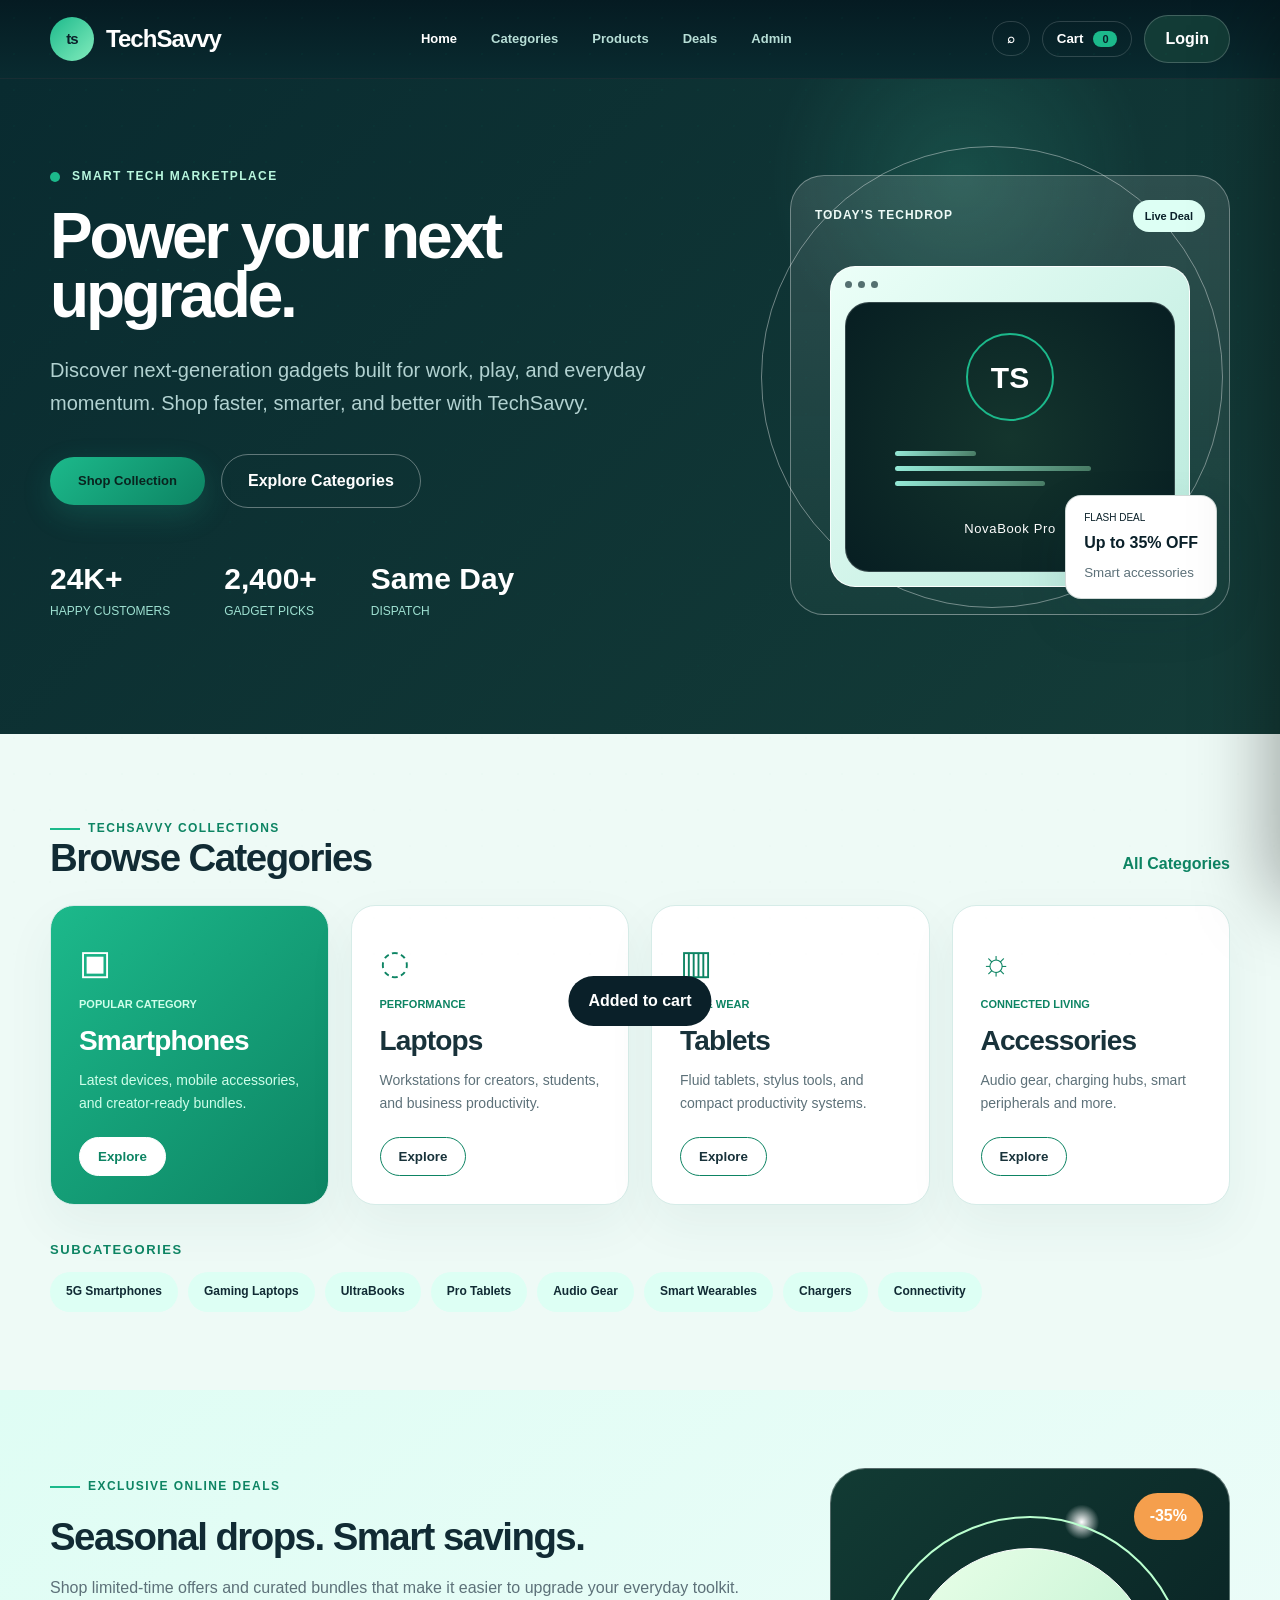
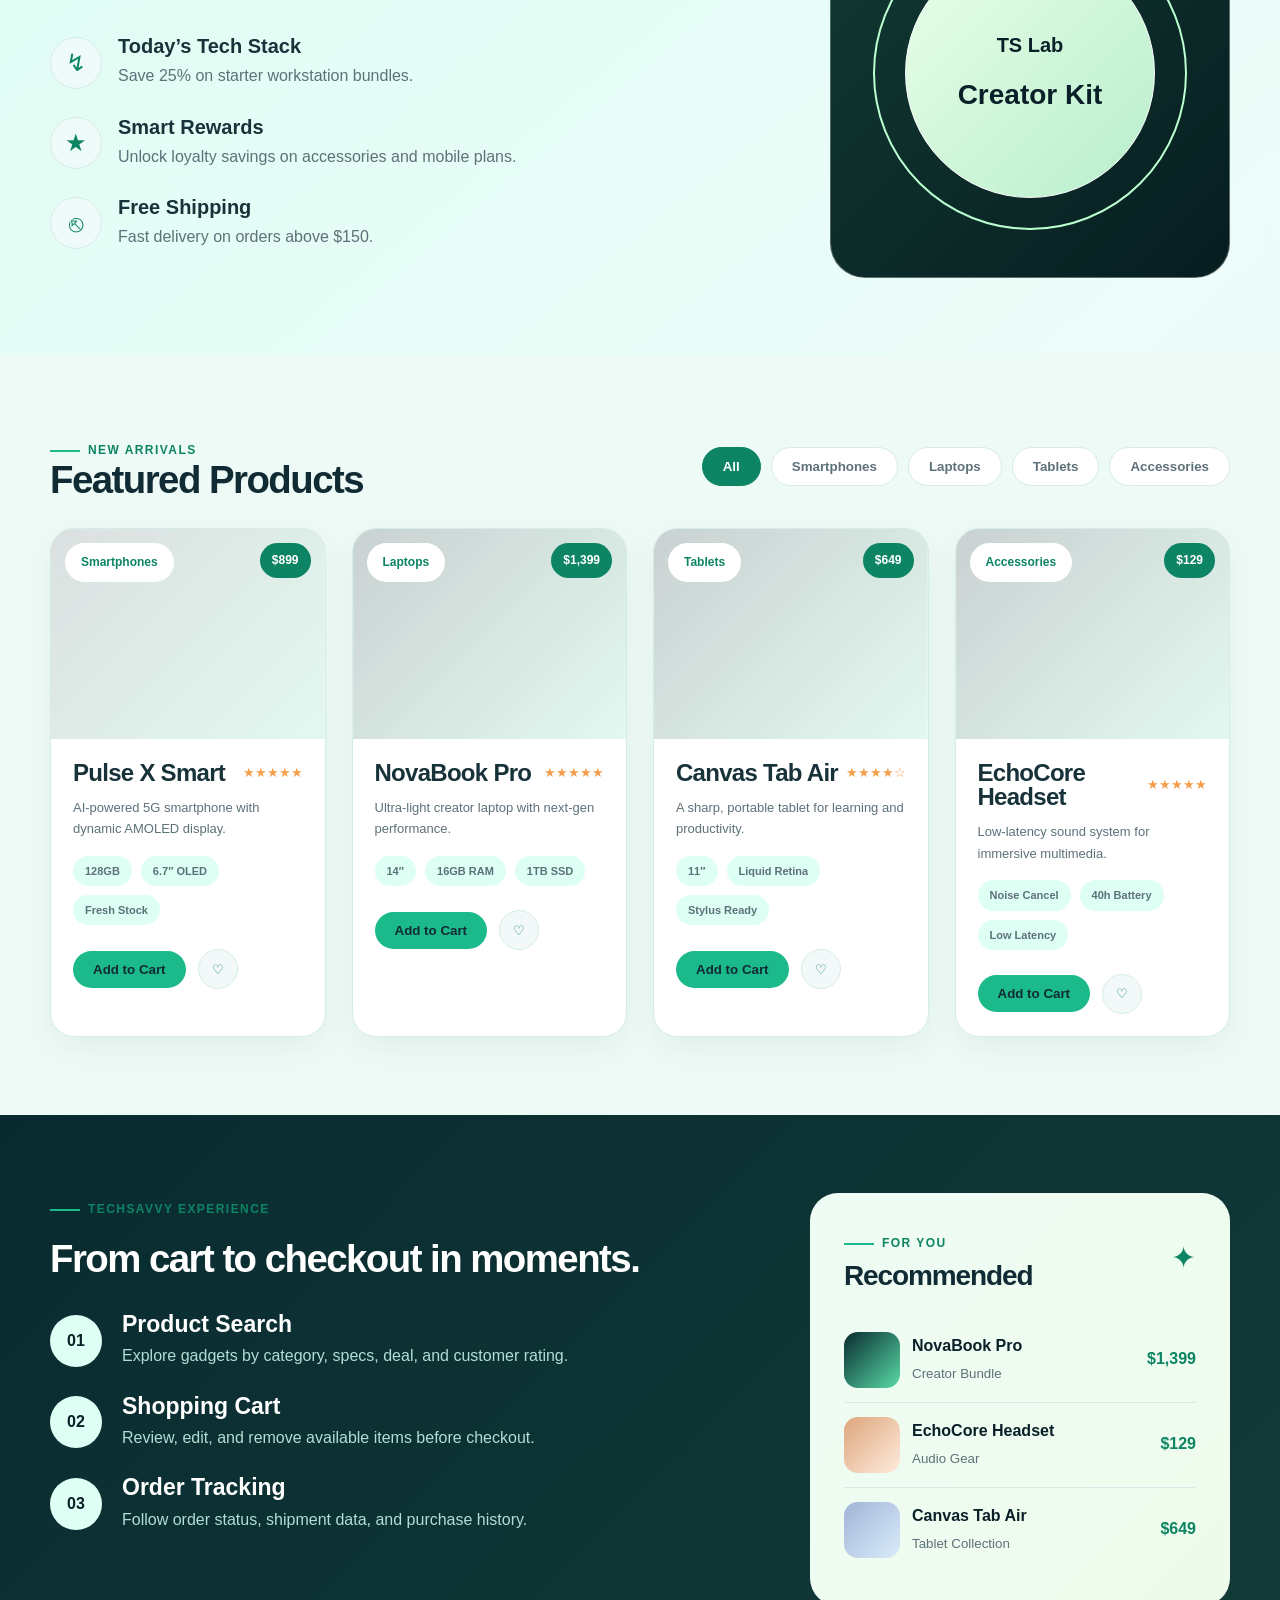
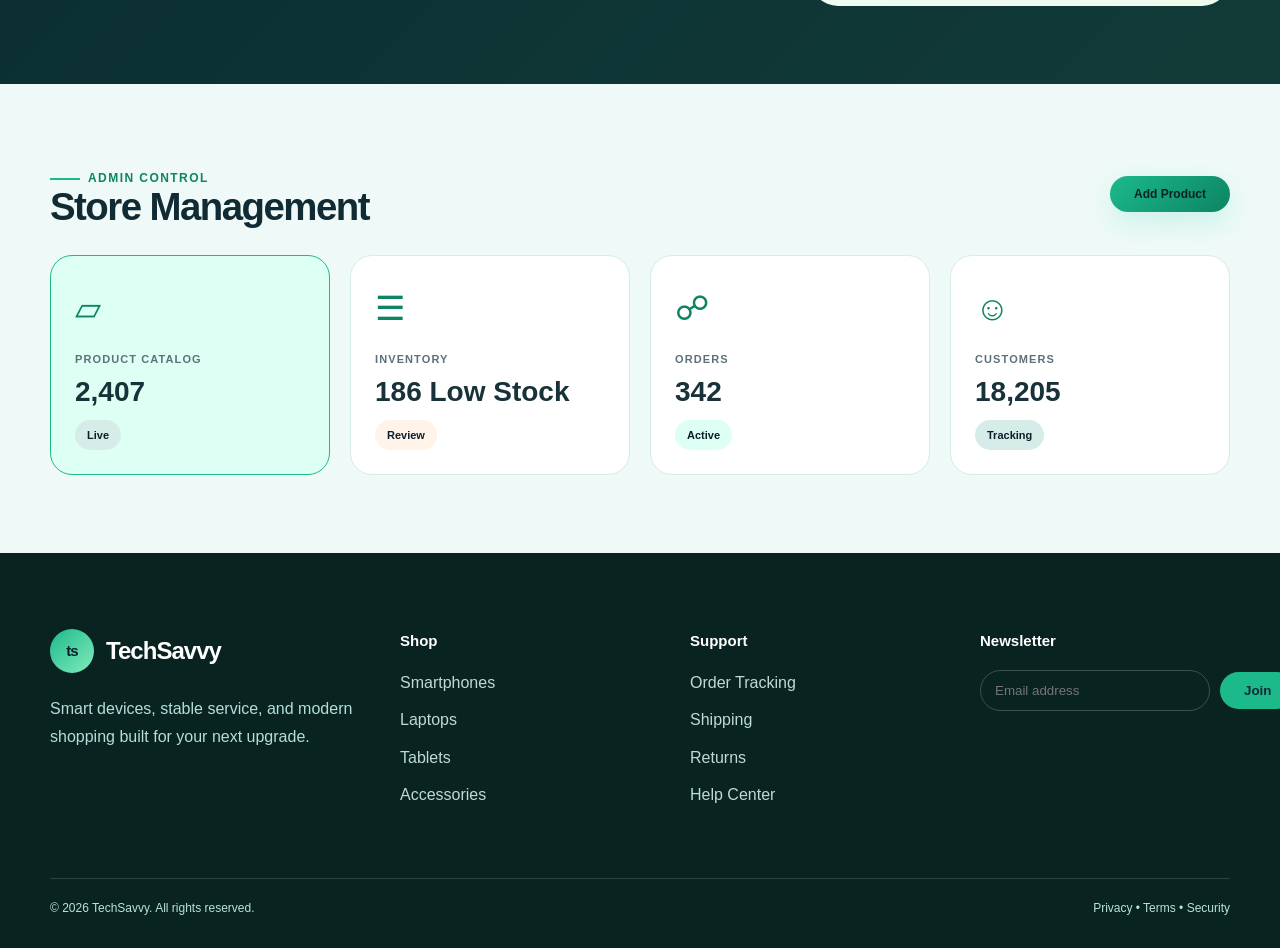
<file: LAB/IP Exp-9/index.html>
<!DOCTYPE html>
<html lang="en">
<head>
  <meta charset="UTF-8" />
  <meta name="viewport" content="width=device-width, initial-scale=1.0" />
  <title>TechSavvy | Smart Tech Store</title>
  <link rel="stylesheet" href="styles.css" />
</head>
<body>
  <div class="topbar">
    <div class="container nav-wrapper">
      <div class="brand">
        <span class="brand-icon">ts</span>
        <span class="brand-text">TechSavvy</span>
      </div>
      <nav class="main-nav">
        <a class="active" href="#">Home</a>
        <a href="#categories">Categories</a>
        <a href="#products">Products</a>
        <a href="#deals">Deals</a>
        <a href="#admin">Admin</a>
      </nav>
      <div class="nav-actions">
        <button class="icon-button" aria-label="Search">
          <span>⌕</span>
        </button>
        <button class="icon-button cart-button" aria-label="Cart">
          <span>Cart</span>
          <span class="cart-count" id="cartCount">0</span>
        </button>
        <a class="login-button" href="#">Login</a>
      </div>
    </div>
  </div>

  <header class="hero">
    <div class="container hero-grid">
      <section class="hero-copy">
        <div class="tagline">
          <span class="pulse-dot"></span>
          Smart Tech Marketplace
        </div>
        <h1>Power your next upgrade.</h1>
        <p class="hero-text">
          Discover next-generation gadgets built for work, play, and everyday momentum.
          Shop faster, smarter, and better with TechSavvy.
        </p>
        <div class="hero-actions">
          <a class="primary-button" href="#products">Shop Collection</a>
          <a class="secondary-button" href="#categories">Explore Categories</a>
        </div>
        <div class="hero-stats">
          <div>
            <span class="stat-number">24K+</span>
            <span class="stat-label">Happy Customers</span>
          </div>
          <div>
            <span class="stat-number">2,400+</span>
            <span class="stat-label">Gadget Picks</span>
          </div>
          <div>
            <span class="stat-number">Same Day</span>
            <span class="stat-label">Dispatch</span>
          </div>
        </div>
      </section>

      <aside class="hero-panel">
        <div class="panel-glass">
          <div class="panel-header">
            <span class="panel-kicker">Today’s TechDrop</span>
            <span class="live-badge">Live Deal</span>
          </div>
          <div class="image-stack">
            <div class="device-frame main-device">
              <div class="device-top">
                <span></span><span></span><span></span>
              </div>
              <div class="device-screen">
                <div class="screen-logo">TS</div>
                <div class="screen-lines">
                  <div class="line short"></div>
                  <div class="line medium"></div>
                  <div class="line long"></div>
                </div>
                <div class="product-badge">NovaBook Pro</div>
              </div>
            </div>
            <div class="floating-card deal-card">
              <span>Flash Deal</span>
              <strong>Up to 35% OFF</strong>
              <small>Smart accessories</small>
            </div>
          </div>
        </div>
      </aside>
    </div>
  </header>

  <section class="section section-categories">
    <div class="container">
      <div class="section-head">
        <div>
          <span class="eyebrow">TechSavvy Collections</span>
          <h2>Browse Categories</h2>
        </div>
        <a class="text-link" href="#">All Categories</a>
      </div>
      <div class="category-grid" id="categories">
        <article class="category-card featured">
          <div class="category-icon">
            <span>▣</span>
          </div>
          <div>
            <span class="category-kicker">Popular Category</span>
            <h3>Smartphones</h3>
            <p>Latest devices, mobile accessories, and creator-ready bundles.</p>
          </div>
          <button class="chip-button">Explore</button>
        </article>

        <article class="category-card">
          <div class="category-icon">
            <span>◌</span>
          </div>
          <div>
            <span class="category-kicker">Performance</span>
            <h3>Laptops</h3>
            <p>Workstations for creators, students, and business productivity.</p>
          </div>
          <button class="chip-button">Explore</button>
        </article>

        <article class="category-card">
          <div class="category-icon">
            <span>▥</span>
          </div>
          <div>
            <span class="category-kicker">Tab & Wear</span>
            <h3>Tablets</h3>
            <p>Fluid tablets, stylus tools, and compact productivity systems.</p>
          </div>
          <button class="chip-button">Explore</button>
        </article>

        <article class="category-card">
          <div class="category-icon">
            <span>☼</span>
          </div>
          <div>
            <span class="category-kicker">Connected Living</span>
            <h3>Accessories</h3>
            <p>Audio gear, charging hubs, smart peripherals and more.</p>
          </div>
          <button class="chip-button">Explore</button>
        </article>
      </div>

      <div class="subcategory-row">
        <div class="section-subtitle">Subcategories</div>
        <div class="subcategory-list">
          <span class="tag">5G Smartphones</span>
          <span class="tag">Gaming Laptops</span>
          <span class="tag">UltraBooks</span>
          <span class="tag">Pro Tablets</span>
          <span class="tag">Audio Gear</span>
          <span class="tag">Smart Wearables</span>
          <span class="tag">Chargers</span>
          <span class="tag">Connectivity</span>
        </div>
      </div>
    </div>
  </section>

  <section class="section featured-deals" id="deals">
    <div class="container deal-layout">
      <div class="deal-content">
        <span class="eyebrow">Exclusive Online Deals</span>
        <h2>Seasonal drops. Smart savings.</h2>
        <p>
          Shop limited-time offers and curated bundles that make it easier to upgrade your everyday toolkit.
        </p>
        <div class="deal-list">
          <div>
            <span class="deal-icon">↯</span>
            <div>
              <h4>Today’s Tech Stack</h4>
              <p>Save 25% on starter workstation bundles.</p>
            </div>
          </div>
          <div>
            <span class="deal-icon">★</span>
            <div>
              <h4>Smart Rewards</h4>
              <p>Unlock loyalty savings on accessories and mobile plans.</p>
            </div>
          </div>
          <div>
            <span class="deal-icon">⎋</span>
            <div>
              <h4>Free Shipping</h4>
              <p>Fast delivery on orders above $150.</p>
            </div>
          </div>
        </div>
      </div>

      <aside class="deal-panel">
        <div class="deal-image">
          <span class="discount-badge">-35%</span>
          <div class="mini-device">
            <span class="brand-name">TS Lab</span>
            <span class="device-title">Creator Kit</span>
          </div>
        </div>
      </aside>
    </div>
  </section>

  <section class="section products-section" id="products">
    <div class="container">
      <div class="section-head product-head">
        <div>
          <span class="eyebrow">New Arrivals</span>
          <h2>Featured Products</h2>
        </div>
        <div class="filters">
          <button class="filter-button active" data-filter="all">All</button>
          <button class="filter-button" data-filter="Smartphones">Smartphones</button>
          <button class="filter-button" data-filter="Laptops">Laptops</button>
          <button class="filter-button" data-filter="Tablets">Tablets</button>
          <button class="filter-button" data-filter="Accessories">Accessories</button>
        </div>
      </div>

      <div class="product-grid">
        <article class="product-card" data-category="Smartphones">
          <div class="product-image phone-bg">
            <span class="tag card-tag">Smartphones</span>
            <span class="price-tag">$899</span>
          </div>
          <div class="product-info">
            <div class="product-top">
              <h3>Pulse X Smart</h3>
              <span class="rating">★★★★★</span>
            </div>
            <p class="description">AI-powered 5G smartphone with dynamic AMOLED display.</p>
            <div class="product-meta">
              <span>128GB</span>
              <span>6.7″ OLED</span>
              <span>Fresh Stock</span>
            </div>
            <div class="product-actions">
              <button class="add-button">Add to Cart</button>
              <button class="wishlist-button">♡</button>
            </div>
          </div>
        </article>

        <article class="product-card" data-category="Laptops">
          <div class="product-image laptop-bg">
            <span class="tag card-tag">Laptops</span>
            <span class="price-tag">$1,399</span>
          </div>
          <div class="product-info">
            <div class="product-top">
              <h3>NovaBook Pro</h3>
              <span class="rating">★★★★★</span>
            </div>
            <p class="description">Ultra-light creator laptop with next-gen performance.</p>
            <div class="product-meta">
              <span>14″</span>
              <span>16GB RAM</span>
              <span>1TB SSD</span>
            </div>
            <div class="product-actions">
              <button class="add-button">Add to Cart</button>
              <button class="wishlist-button">♡</button>
            </div>
          </div>
        </article>

        <article class="product-card" data-category="Tablets">
          <div class="product-image tablet-bg">
            <span class="tag card-tag">Tablets</span>
            <span class="price-tag">$649</span>
          </div>
          <div class="product-info">
            <div class="product-top">
              <h3>Canvas Tab Air</h3>
              <span class="rating">★★★★☆</span>
            </div>
            <p class="description">A sharp, portable tablet for learning and productivity.</p>
            <div class="product-meta">
              <span>11″</span>
              <span>Liquid Retina</span>
              <span>Stylus Ready</span>
            </div>
            <div class="product-actions">
              <button class="add-button">Add to Cart</button>
              <button class="wishlist-button">♡</button>
            </div>
          </div>
        </article>

        <article class="product-card" data-category="Accessories">
          <div class="product-image audio-bg">
            <span class="tag card-tag">Accessories</span>
            <span class="price-tag">$129</span>
          </div>
          <div class="product-info">
            <div class="product-top">
              <h3>EchoCore Headset</h3>
              <span class="rating">★★★★★</span>
            </div>
            <p class="description">Low-latency sound system for immersive multimedia.</p>
            <div class="product-meta">
              <span>Noise Cancel</span>
              <span>40h Battery</span>
              <span>Low Latency</span>
            </div>
            <div class="product-actions">
              <button class="add-button">Add to Cart</button>
              <button class="wishlist-button">♡</button>
            </div>
          </div>
        </article>
      </div>
    </div>
  </section>

  <section class="section customer-section">
    <div class="container customer-layout">
      <div class="customer-panel">
        <span class="eyebrow">TechSavvy Experience</span>
        <h2>From cart to checkout in moments.</h2>
        <div class="journey">
          <div class="journey-step">
            <span class="step-number">01</span>
            <div>
              <h4>Product Search</h4>
              <p>Explore gadgets by category, specs, deal, and customer rating.</p>
            </div>
          </div>
          <div class="journey-step">
            <span class="step-number">02</span>
            <div>
              <h4>Shopping Cart</h4>
              <p>Review, edit, and remove available items before checkout.</p>
            </div>
          </div>
          <div class="journey-step">
            <span class="step-number">03</span>
            <div>
              <h4>Order Tracking</h4>
              <p>Follow order status, shipment data, and purchase history.</p>
            </div>
          </div>
        </div>
      </div>
      <div class="recommendations">
        <div class="recommend-card">
          <div class="section-head compact">
            <div>
              <span class="eyebrow">For You</span>
              <h2>Recommended</h2>
            </div>
            <span class="icon-sm">✦</span>
          </div>
          <div class="recommend-list">
            <div class="recommend-row">
              <span class="recommend-thumb"></span>
              <div>
                <strong>NovaBook Pro</strong>
                <small>Creator Bundle</small>
              </div>
              <span class="price-small">$1,399</span>
            </div>
            <div class="recommend-row">
              <span class="recommend-thumb alt"></span>
              <div>
                <strong>EchoCore Headset</strong>
                <small>Audio Gear</small>
              </div>
              <span class="price-small">$129</span>
            </div>
            <div class="recommend-row">
              <span class="recommend-thumb third"></span>
              <div>
                <strong>Canvas Tab Air</strong>
                <small>Tablet Collection</small>
              </div>
              <span class="price-small">$649</span>
            </div>
          </div>
        </div>
      </div>
    </div>
  </section>

  <section class="section admin-section" id="admin">
    <div class="container admin-layout">
      <div class="section-head admin-head">
        <div>
          <span class="eyebrow">Admin Control</span>
          <h2>Store Management</h2>
        </div>
        <button class="primary-button small-button">Add Product</button>
      </div>
      <div class="admin-grid">
        <article class="admin-card highlight">
          <span class="admin-icon">▱</span>
          <div>
            <span class="admin-label">Product Catalog</span>
            <strong>2,407</strong>
          </div>
          <span class="admin-status">Live</span>
        </article>
        <article class="admin-card">
          <span class="admin-icon">☰</span>
          <div>
            <span class="admin-label">Inventory</span>
            <strong>186 Low Stock</strong>
          </div>
          <span class="admin-status warning">Review</span>
        </article>
        <article class="admin-card">
          <span class="admin-icon">☍</span>
          <div>
            <span class="admin-label">Orders</span>
            <strong>342</strong>
          </div>
          <span class="admin-status success">Active</span>
        </article>
        <article class="admin-card">
          <span class="admin-icon">☺</span>
          <div>
            <span class="admin-label">Customers</span>
            <strong>18,205</strong>
          </div>
          <span class="admin-status">Tracking</span>
        </article>
      </div>
    </div>
  </section>

  <footer class="footer">
    <div class="container footer-grid">
      <div>
        <div class="brand footer-brand">
          <span class="brand-icon">ts</span>
          <span class="brand-text">TechSavvy</span>
        </div>
        <p class="footer-copy">Smart devices, stable service, and modern shopping built for your next upgrade.</p>
      </div>
      <div>
        <h4>Shop</h4>
        <ul>
          <li><a href="#">Smartphones</a></li>
          <li><a href="#">Laptops</a></li>
          <li><a href="#">Tablets</a></li>
          <li><a href="#">Accessories</a></li>
        </ul>
      </div>
      <div>
        <h4>Support</h4>
        <ul>
          <li><a href="#">Order Tracking</a></li>
          <li><a href="#">Shipping</a></li>
          <li><a href="#">Returns</a></li>
          <li><a href="#">Help Center</a></li>
        </ul>
      </div>
      <div>
        <h4>Newsletter</h4>
        <form class="newsletter">
          <input type="email" placeholder="Email address" aria-label="Email address" />
          <button>Join</button>
        </form>
      </div>
    </div>
    <div class="container footer-bottom">
      <span>© 2026 TechSavvy. All rights reserved.</span>
      <span>Privacy • Terms • Security</span>
    </div>
  </footer>

  <aside class="cart-drawer" aria-hidden="true">
    <div class="cart-header">
      <div>
        <span class="eyebrow">Your TechCart</span>
        <h3>Shopping Cart</h3>
      </div>
      <button id="closeCart" class="close-cart">×</button>
    </div>
    <div class="cart-items" id="cartItems">
      <div class="empty-cart">
        <span>Cart is empty</span>
      </div>
    </div>
    <div class="cart-summary">
      <div class="summary-row">
        <span>Subtotal</span>
        <span id="cartTotal">$0</span>
      </div>
      <button class="checkout-button">Checkout Securely</button>
    </div>
  </aside>

  <div class="toast" id="toast">
    <span>Added to cart</span>
  </div>

  <script src="script.js"></script>
</body>
</html>
</file>
<file: LAB/IP Exp-12/styles.css>
:root {
  --bg: #eefaf5;
  --bg-soft: #fafffd;
  --text: #183b34;
  --text-dark: #092e2a;
  --text-soft: #587b76;
  --text-muted: #789992;
  --line: #d7eee8;
  --line-strong: #acd9d1;
  --primary: #14836b;
  --primary-dark: #0a6953;
  --primary-light: #ddfff4;
  --primary-pale: #eefbf7;
  --navy: #103b47;
  --blue: #1d7191;
  --mint: #a8ebcb;
  --green: #32ab6d;
  --green-dark: #115f49;
  --warning: #e1a735;
  --danger: #d56d54;
  --cream: #fffaf1;
  --shadow: 0 20px 65px rgba(30, 99, 84, 0.12);
  --shadow-soft: 0 12px 35px rgba(24, 59, 52, 0.08);
  --radius: 26px;
}

* {
  margin: 0;
  padding: 0;
  box-sizing: border-box;
}

html {
  scroll-behavior: smooth;
}

body {
  font-family: "Inter", "Segoe UI", Arial, sans-serif;
  color: var(--text);
  background: var(--bg-soft);
  line-height: 1.65;
}

a {
  color: inherit;
  text-decoration: none;
}

.container {
  width: min(1180px, calc(100% - 96px));
  margin: 0 auto;
}

.topbar {
  background: #fff;
  border-bottom: 1px solid #edf7f4;
  position: sticky;
  top: 0;
  z-index: 10;
}

.nav-wrapper {
  min-height: 88px;
  display: flex;
  align-items: center;
  justify-content: space-between;
}

.brand {
  display: inline-flex;
  align-items: center;
  gap: 12px;
}

.brand-icon {
  width: 42px;
  height: 42px;
  border-radius: 14px;
  background: var(--primary);
  display: grid;
  place-items: center;
}

.brand-icon svg {
  width: 24px;
  height: 24px;
  stroke: white;
  stroke-linejoin: round;
  stroke-linecap: round;
  stroke-width: 2;
  fill: transparent;
}

.brand-text {
  font-size: 30px;
  font-weight: 800;
  letter-spacing: -0.06em;
  color: var(--text-dark);
}

.main-nav {
  display: flex;
  gap: 34px;
  align-items: center;
  font-weight: 700;
  font-size: 13px;
}

.main-nav a {
  color: var(--text-soft);
}

.main-nav a.active {
  color: var(--primary);
}

.nav-actions {
  display: flex;
  align-items: center;
  gap: 20px;
}

.login-link {
  font-weight: 800;
  font-size: 13px;
  color: var(--text-soft);
}

.btn {
  display: inline-flex;
  align-items: center;
  justify-content: center;
  gap: 8px;
  border: none;
  outline: none;
  cursor: pointer;
  border-radius: 999px;
  font-weight: 800;
  font-size: 13px;
  padding: 12px 24px;
  transition: transform 150ms ease, box-shadow 150ms ease, background-color 150ms ease;
}

.btn:hover {
  transform: translateY(-2px);
}

.btn-primary {
  background: var(--primary);
  color: white;
  box-shadow: 0 10px 28px rgba(20, 131, 107, 0.2);
}

.btn-primary:hover {
  background: var(--primary-dark);
}

.btn-secondary {
  background: white;
  color: var(--primary-dark);
  border: 1px solid var(--line-strong);
}

.btn-light {
  background: white;
  color: var(--primary-dark);
}

.btn-outline {
  background: transparent;
  border: 1px solid var(--line-strong);
  color: var(--primary-dark);
}

.btn-wide {
  width: 100%;
}

.btn-large {
  padding: 15px 29px;
}

.hero {
  position: relative;
  background:
    radial-gradient(circle at 70% 2%, rgba(173, 226, 205, 0.8), transparent 18%),
    radial-gradient(circle at 92% 88%, rgba(225, 236, 232, 0.75), transparent 24%),
    linear-gradient(120deg, #ecf9f3, #eefaf7);
  overflow: hidden;
}

.hero:before {
  content: "";
  position: absolute;
  width: 580px;
  height: 580px;
  border-radius: 50%;
  border: 1px solid rgba(20, 131, 107, 0.2);
  right: -230px;
  bottom: -260px;
}

.hero-grid {
  padding: 96px 0 76px;
  display: grid;
  grid-template-columns: minmax(540px, 1fr) minmax(380px, 460px);
  align-items: center;
  gap: 40px;
}

.hero-content {
  position: relative;
}

.eyebrow {
  display: inline-flex;
  align-items: center;
  gap: 12px;
  color: var(--primary-dark);
  font-size: 12px;
  font-weight: 900;
  letter-spacing: 0.12em;
  text-transform: uppercase;
}

.eyebrow span {
  width: 34px;
  height: 2px;
  border-radius: 99px;
  background: var(--primary);
}

.hero h1 {
  max-width: 620px;
  margin-top: 22px;
  font-size: clamp(56px, 5.4vw, 92px);
  line-height: 0.91;
  letter-spacing: -0.075em;
  color: var(--text-dark);
}

.hero-copy {
  max-width: 590px;
  margin-top: 28px;
  font-size: 20px;
  line-height: 1.62;
  color: var(--text-soft);
}

.hero-actions {
  margin-top: 34px;
  display: flex;
  align-items: center;
  gap: 14px;
}

.hero-stats {
  margin-top: 58px;
  display: flex;
  align-items: center;
  gap: 78px;
}

.hero-stats article span {
  display: block;
}

.hero-stats .stat-number {
  font-size: 34px;
  line-height: 1;
  font-weight: 900;
  color: var(--text-dark);
}

.hero-stats .stat-label {
  margin-top: 14px;
  font-size: 11px;
  font-weight: 800;
  color: var(--text-soft);
  letter-spacing: 0.12em;
  text-transform: uppercase;
}

.hero-panel {
  position: relative;
}

.panel-glass {
  background: linear-gradient(135deg, #0e514a, #153f43);
  border-radius: 34px;
  color: white;
  padding: 36px;
  min-height: 535px;
  position: relative;
  overflow: hidden;
  box-shadow: var(--shadow);
}

.panel-glass:after {
  content: "";
  position: absolute;
  width: 420px;
  height: 420px;
  right: -210px;
  top: -138px;
  border-radius: 50%;
  border: 1px solid rgba(255,255,255,0.4);
}

.panel-head {
  display: flex;
  align-items: center;
  justify-content: space-between;
}

.kicker {
  display: inline-block;
  font-size: 11px;
  text-transform: uppercase;
  letter-spacing: 0.18em;
  color: #b7f3df;
}

.panel-head h3 {
  margin-top: 10px;
  font-size: 31px;
  line-height: 1.05;
  letter-spacing: -0.05em;
}

.live-dot {
  display: inline-flex;
  align-items: center;
  font-size: 11px;
  gap: 8px;
  border-radius: 99px;
  padding: 7px 13px;
  background: rgba(255,255,255,0.1);
}

.live-dot span {
  width: 7px;
  height: 7px;
  border-radius: 50%;
  background: #affad4;
  box-shadow: 0 0 0 0 rgba(255,255,255,0.8);
  animation: pulse 2s infinite;
}

@keyframes pulse {
  70% { box-shadow: 0 0 0 8px transparent; }
}

.risk-score {
  margin-top: 54px;
  display: flex;
  align-items: end;
  justify-content: space-between;
}

.score-label {
  display: block;
  font-size: 11px;
  font-weight: 800;
  color: #9adbd3;
  text-transform: uppercase;
}

.score-row {
  margin-top: 12px;
}

.score-number {
  font-size: 78px;
  font-weight: 900;
  line-height: 1;
}

.score-unit {
  font-size: 16px;
  color: #acd9d1;
}

.mini-bars {
  height: 90px;
  display: flex;
  align-items: end;
  gap: 7px;
}

.mini-bars span {
  width: 8px;
  background: #b4efdd;
  border-radius: 99px;
}

.coverage-list {
  margin-top: 52px;
}

.coverage-row {
  display: flex;
  align-items: center;
  gap: 14px;
  padding: 16px 0;
  border-top: 1px solid rgba(255,255,255,0.16);
}

.coverage-row:last-child {
  border-bottom: 1px solid rgba(255,255,255,0.16);
}

.icon-wrap {
  width: 44px;
  height: 44px;
  border-radius: 13px;
  background: #eafff7;
  display: grid;
  place-items: center;
}

.icon-wrap svg {
  width: 26px;
  height: 26px;
  stroke: var(--primary-dark);
  stroke-linecap: round;
  stroke-linejoin: round;
  stroke-width: 2;
  fill: transparent;
}

.coverage-title {
  display: block;
  font-weight: 800;
  font-size: 16px;
}

.coverage-detail {
  display: block;
  margin-top: 2px;
  font-size: 11px;
  color: #c2ebe1;
}

.coverage-price {
  margin-left: auto;
  font-weight: 800;
  font-size: 13px;
  color: white;
}

.panel-glass .btn-light {
  margin-top: 34px;
}

.partners {
  background: var(--primary-dark);
}

.partner-grid {
  padding: 23px 0;
  display: flex;
  align-items: center;
  justify-content: space-between;
  color: #bfded9;
  font-size: 13px;
  font-weight: 900;
  letter-spacing: 0.16em;
  text-transform: uppercase;
}

.section {
  padding: 86px 0;
}

.section-header.centered {
  text-align: center;
}

.section-header.centered h2 {
  max-width: 690px;
  margin: 0 auto;
}

.section-header h2 {
  margin-top: 12px;
  font-size: clamp(34px, 4vw, 48px);
  line-height: 1.02;
  letter-spacing: -0.06em;
  color: var(--text-dark);
}

.section-header .tag,
.tag {
  color: var(--primary);
  font-size: 11px;
  font-weight: 900;
  line-height: 1;
  letter-spacing: 0.2em;
  text-transform: uppercase;
}

.section-header .tag:before {
  content: "";
  display: inline-block;
  width: 36px;
  height: 2px;
  border-radius: 99px;
  background: var(--primary);
  margin-right: 11px;
  vertical-align: middle;
}

.subtext {
  margin-top: 20px;
  max-width: 700px;
  font-size: 17px;
  line-height: 1.58;
  color: var(--text-soft);
}

.feature-band {
  background: linear-gradient(180deg, #fff, #eefaf5);
}

.feature-grid {
  margin-top: 44px;
  display: grid;
  grid-template-columns: repeat(3, minmax(220px, 1fr));
  gap: 24px;
}

.feature-card {
  background: white;
  border-radius: 24px;
  padding: 34px;
  border: 1px solid var(--line);
  box-shadow: var(--shadow-soft);
}

.feature-card.highlight-card {
  background: var(--primary-dark);
  border-color: var(--primary-dark);
}

.feature-card.highlight-card h3,
.feature-card.highlight-card p,
.feature-card.highlight-card .text-link {
  color: white;
}

.feature-card h3 {
  margin-top: 22px;
  font-size: 24px;
  line-height: 1.04;
  color: var(--text-dark);
}

.feature-card p {
  margin-top: 16px;
  color: var(--text-soft);
  font-size: 15px;
}

.feature-icon {
  width: 50px;
  height: 50px;
  border-radius: 14px;
  background: var(--primary-pale);
  display: grid;
  place-items: center;
}

.feature-icon svg {
  width: 24px;
  height: 24px;
  stroke: var(--primary-dark);
  stroke-width: 2;
  stroke-linejoin: round;
  stroke-linecap: round;
  fill: transparent;
}

.highlight-card .feature-icon {
  background: rgba(255,255,255,0.12);
}

.highlight-card .feature-icon svg {
  stroke: white;
}

.text-link {
  display: inline-flex;
  margin-top: 23px;
  font-weight: 900;
  font-size: 12px;
  color: var(--primary);
}

.comparison {
  background: linear-gradient(180deg, #fafffd, #eefcf7);
}

.comparison-layout {
  display: grid;
  grid-template-columns: minmax(680px, 2fr) minmax(300px, 1fr);
  gap: 40px;
  align-items: start;
}

.comparison-cards {
  margin-top: 34px;
  display: grid;
  grid-template-columns: repeat(3, minmax(200px, 1fr));
  gap: 18px;
}

.compare-card {
  background: white;
  border-radius: 24px;
  border: 1px solid var(--line);
  padding: 24px;
}

.compare-card.active-plan {
  border-color: var(--primary);
  background: linear-gradient(180deg, #eafff7, white);
}

.plan-top {
  display: flex;
  align-items: center;
  gap: 12px;
}

.plan-icon {
  width: 44px;
  height: 44px;
  border-radius: 14px;
  display: grid;
  place-items: center;
  color: var(--primary-dark);
  font-weight: 900;
  background: var(--primary-pale);
}

.plan-icon.auto {
  color: var(--blue);
  background: #dbeef3;
}

.plan-icon.home {
  color: var(--warning);
  background: #fff3dd;
}

.plan-title {
  font-size: 18px;
  font-weight: 900;
  color: var(--text-dark);
}

.plan-badge {
  margin-left: auto;
  font-size: 9px;
  font-weight: 900;
  padding: 6px 10px;
  border-radius: 99px;
  background: var(--primary-light);
  color: var(--primary-dark);
  text-transform: uppercase;
}

.plan-badge.soft {
  background: #eef8ee;
  color: var(--green-dark);
}

.plan-price {
  margin-top: 34px;
}

.plan-price .price {
  font-size: 43px;
  line-height: 1;
  font-weight: 900;
  color: var(--text-dark);
}

.price-unit {
  font-size: 11px;
  text-transform: uppercase;
  color: var(--text-soft);
  margin-left: 4px;
}

.plan-points {
  margin-top: 24px;
  list-style: none;
}

.plan-points li {
  position: relative;
  padding-left: 25px;
  font-size: 13px;
  color: var(--text-soft);
  margin-bottom: 12px;
}

.plan-points li:before {
  content: "✓";
  position: absolute;
  left: 0;
  color: var(--green);
  font-weight: 900;
}

.compare-card .btn {
  margin-top: 26px;
  width: 100%;
}

.comparison-aside {
  display: flex;
  align-items: center;
}

.quote-card {
  background: white;
  border-radius: 28px;
  padding: 34px;
  border: 1px solid var(--line);
  box-shadow: var(--shadow-soft);
  min-height: 470px;
}

.quote-label {
  display: inline-flex;
  font-size: 11px;
  font-weight: 900;
  letter-spacing: 0.18em;
  text-transform: uppercase;
  color: var(--primary);
}

.quote-card h3 {
  margin-top: 20px;
  font-size: 34px;
  line-height: 1.05;
  letter-spacing: -0.04em;
  color: var(--text-dark);
}

.bundle-summary {
  margin-top: 24px;
  display: flex;
  align-items: center;
  justify-content: space-between;
}

.summary-label {
  display: block;
  font-size: 10px;
  font-weight: 900;
  text-transform: uppercase;
  color: var(--text-soft);
}

.summary-price {
  display: inline-block;
  margin-top: 10px;
  font-size: 40px;
  line-height: 1;
  font-weight: 900;
  color: var(--text-dark);
}

.summary-price span {
  font-size: 12px;
  font-weight: 700;
  color: var(--text-soft);
}

.bundle-status {
  display: flex;
  align-items: center;
  gap: 10px;
  font-size: 12px;
  font-weight: 900;
}

.success-icon {
  width: 30px;
  height: 30px;
  border-radius: 50%;
  background: var(--green);
  color: white;
  display: grid;
  place-items: center;
}

.range-block {
  margin-top: 38px;
}

.range-row {
  display: grid;
  grid-template-columns: 52px minmax(140px, 1fr);
  gap: 14px;
  align-items: center;
  margin-bottom: 16px;
}

.range-row span {
  font-size: 11px;
  font-weight: 900;
  color: var(--text-soft);
}

.progress-bar {
  height: 8px;
  background: #dceeea;
  border-radius: 99px;
  overflow: hidden;
}

.progress-bar span {
  display: block;
  height: 100%;
  background: linear-gradient(90deg, var(--primary), var(--mint));
  border-radius: 99px;
}

.quote-card .btn {
  margin-top: 34px;
}

.dashboard-section {
  background: #112e33;
}

.dashboard-section .section-header h2 {
  color: white;
}

.dashboard-section .section-header .tag {
  color: #9ce4cb;
}

.dashboard-section .section-header .tag:before {
  background: #9ce4cb;
}

.dashboard-grid {
  margin-top: 34px;
  display: grid;
  grid-template-columns: repeat(3, minmax(260px, 1fr));
  gap: 24px;
}

.dashboard-card {
  background: #173e40;
  border-radius: 24px;
  border: 1px solid rgba(255,255,255,0.14);
  padding: 30px;
  min-height: 290px;
}

.dashboard-card-head {
  display: flex;
  align-items: center;
  justify-content: space-between;
  color: white;
  font-weight: 900;
  font-size: 13px;
}

.pill {
  padding: 7px 13px;
  font-size: 9px;
  border-radius: 99px;
  background: rgba(255,255,255,0.08);
  border: 1px solid rgba(255,255,255,0.1);
}

.pill-success {
  color: white;
  background: var(--green);
  border-color: var(--green);
}

.policy-list {
  margin-top: 36px;
}

.policy-row {
  padding: 15px 0;
  border-top: 1px solid rgba(255,255,255,0.12);
  display: flex;
  align-items: center;
  justify-content: space-between;
}

.policy-row:first-child {
  border-top: none;
}

.policy-name {
  display: block;
  color: white;
  font-weight: 900;
}

.policy-detail {
  display: block;
  margin-top: 4px;
  font-size: 11px;
  color: #bfded9;
}

.policy-status {
  font-size: 10px;
  border-radius: 99px;
  padding: 7px 11px;
  background: rgba(255,255,255,0.06);
  color: white;
}

.policy-status.safe {
  background: rgba(42, 208, 146, 0.2);
  color: #bbffda;
}

.policy-status.warn {
  background: #FFEEBD;
  color: #744d00;
}

.claim-summary {
  margin-top: 36px;
}

.claim-total span {
  display: block;
  color: #accbc8;
  font-size: 11px;
  text-transform: uppercase;
}

.claim-total strong {
  display: block;
  margin-top: 12px;
  color: white;
  font-size: 48px;
  line-height: 1;
}

.claim-list {
  margin-top: 26px;
}

.claim-row {
  display: flex;
  align-items: center;
  justify-content: space-between;
  padding: 10px 0;
  border-top: 1px solid rgba(255,255,255,0.12);
}

.claim-row:first-child {
  border-top: none;
}

.claim-type {
  color: white;
  font-size: 13px;
}

.claim-state {
  font-size: 9px;
  font-weight: 900;
  border-radius: 99px;
  padding: 6px 10px;
}

.claim-state.review {
  background: #e8cc75;
  color: #543a00;
}

.claim-state.ready {
  background: #96eebf;
  color: #104e36;
}

.reminder-box {
  margin-top: 30px;
}

.reminder-row {
  display: flex;
  align-items: center;
  gap: 18px;
  padding: 13px 0;
  border-top: 1px solid rgba(255,255,255,0.12);
  color: white;
  font-size: 13px;
}

.reminder-row:first-child {
  border-top: none;
}

.reminder-date {
  display: inline-flex;
  align-items: center;
  justify-content: center;
  min-width: 62px;
  background: #eafff7;
  color: var(--primary-dark);
  border-radius: 99px;
  padding: 6px 11px;
  font-weight: 900;
}

.admin-roles {
  background: linear-gradient(180deg, #eefbf8, white);
}

.admin-layout {
  display: grid;
  grid-template-columns: minmax(360px, 1fr) minmax(690px, 1fr);
  gap: 40px;
  align-items: center;
}

.role-grid {
  display: grid;
  grid-template-columns: repeat(3, minmax(180px, 1fr));
  gap: 20px;
}

.role-card {
  padding: 28px 22px;
  border-radius: 24px;
  background: white;
  border: 1px solid var(--line);
  min-height: 275px;
}

.role-card.highlighted-role {
  background: var(--primary-dark);
  border-color: var(--primary-dark);
  transform: translateY(-10px);
}

.role-icon {
  width: 54px;
  height: 54px;
  display: grid;
  place-items: center;
  border-radius: 50%;
  font-weight: 900;
  color: var(--primary-dark);
  background: var(--primary-light);
}

.highlighted-role .role-icon {
  background: white;
}

.role-card h3 {
  margin-top: 24px;
  font-size: 26px;
  line-height: 1.05;
  color: var(--text-dark);
}

.highlighted-role h3,
.highlighted-role .small-list span {
  color: white;
}

.small-list {
  margin-top: 24px;
}

.small-list span {
  display: block;
  padding: 8px 0;
  font-size: 12px;
  color: var(--text-soft);
  border-top: 1px solid rgba(20, 131, 107, 0.11);
}

.highlighted-role .small-list span {
  border-top-color: rgba(255,255,255,0.22);
}

.small-list span:first-child {
  border-top: none;
}

.application {
  background: linear-gradient(120deg, #0b504b, #113b41);
}

.apply-layout {
  display: grid;
  grid-template-columns: minmax(450px, 0.94fr) minmax(390px, 0.75fr);
  gap: 52px;
  align-items: center;
}

.apply-copy h2 {
  margin-top: 12px;
  font-size: clamp(34px, 3vw, 50px);
  line-height: 1.04;
  color: white;
  letter-spacing: -0.06em;
}

.apply-copy .subtext {
  color: #b7ddd8;
}

.apply-copy .tag {
  color: #b9fff0;
}

.check-list {
  margin-top: 34px;
  list-style: none;
}

.check-list li {
  position: relative;
  padding-left: 34px;
  margin-bottom: 15px;
  color: white;
  font-size: 14px;
}

.check-list li:before {
  content: "✓";
  position: absolute;
  left: 0;
  width: 24px;
  height: 24px;
  border-radius: 50%;
  display: grid;
  place-items: center;
  background: #b5f9d9;
  color: var(--primary-dark);
  font-weight: 900;
}

.quote-form {
  background: white;
  border-radius: 28px;
  padding: 34px;
}

.form-head {
  display: flex;
  align-items: center;
  justify-content: space-between;
}

.form-head h3 {
  margin-top: 12px;
  font-size: 29px;
  line-height: 1;
  color: var(--text-dark);
}

.tag.compact {
  font-size: 9px;
}

.secure-badge {
  font-size: 10px;
  font-weight: 900;
  padding: 7px 11px;
  border-radius: 99px;
  background: var(--primary-pale);
  color: var(--primary);
}

.form-fields {
  margin-top: 28px;
}

.form-fields label {
  display: block;
  margin-bottom: 20px;
}

.form-fields label span {
  display: block;
  margin-bottom: 8px;
  font-size: 11px;
  font-weight: 900;
  color: var(--text-soft);
  text-transform: uppercase;
  letter-spacing: 0.13em;
}

.form-fields input,
.form-fields select {
  width: 100%;
  height: 48px;
  border-radius: 13px;
  border: 1px solid var(--line-strong);
  padding: 12px 14px;
  font: inherit;
  background: white;
  outline: none;
  color: var(--text-dark);
}

.form-fields input:focus,
.form-fields select:focus {
  border-color: var(--primary);
  box-shadow: 0 0 0 2px rgba(20, 131, 107, 0.1);
}

.form-fields button {
  width: 100%;
  margin-top: 8px;
}

.cta-section {
  background: var(--cream);
}

.cta-bar {
  display: flex;
  justify-content: space-between;
  align-items: center;
  gap: 30px;
}

.cta-bar h2 {
  margin-top: 12px;
  font-size: clamp(30px, 3vw, 44px);
  line-height: 1.04;
  color: var(--text-dark);
  letter-spacing: -0.05em;
}

.footer {
  background: var(--text-dark);
  color: white;
  padding: 68px 0 30px;
}

.footer-grid {
  display: grid;
  grid-template-columns: minmax(260px, 1fr) repeat(3, minmax(160px, 0.34fr));
  gap: 45px;
}

.footer-brand .brand-text {
  color: white;
}

.footer-copy {
  margin-top: 18px;
  font-size: 14px;
  color: #b9e2dc;
  max-width: 260px;
}

.footer-grid a {
  display: block;
  font-size: 13px;
  color: #bce4df;
  margin-top: 12px;
}

.footer-title {
  display: block;
  margin-bottom: 15px;
  font-size: 13px;
  font-weight: 900;
  text-transform: uppercase;
  letter-spacing: 0.16em;
}

.footer-bottom {
  margin-top: 52px;
  padding-top: 28px;
  border-top: 1px solid rgba(255,255,255,0.16);
  display: flex;
  align-items: center;
  justify-content: space-between;
  font-size: 11px;
  color: #a2d8d4;
}

@media (max-width: 1050px) {
  .hero-grid,
  .comparison-layout,
  .admin-layout,
  .apply-layout {
    grid-template-columns: 1fr;
  }

  .hero-grid {
    padding-top: 54px;
  }

  .hero h1 {
    max-width: none;
  }

  .feature-grid,
  .comparison-cards,
  .dashboard-grid,
  .role-grid {
    grid-template-columns: 1fr;
  }

  .comparison-aside {
    justify-content: center;
  }

  .nav-wrapper {
    flex-wrap: wrap;
    padding: 14px 0;
  }

  .main-nav {
    order: 2;
    width: 100%;
    justify-content: center;
  }
}

@media (max-width: 640px) {
  .container {
    width: min(100%, calc(100% - 34px));
  }

  .hero-grid {
    padding: 34px 0 54px;
  }

  .hero h1 {
    font-size: 46px;
  }

  .hero-copy {
    font-size: 17px;
  }

  .hero-actions,
  .hero-stats,
  .cta-bar,
  .footer-bottom {
    align-items: flex-start;
    flex-direction: column;
  }

  .hero-stats {
    gap: 34px;
  }

  .panel-glass {
    padding: 24px;
  }

  .section {
    padding: 54px 0;
  }

  .plan-top {
    flex-wrap: wrap;
  }

  .quote-card {
    padding: 24px;
  }
}
</file>
<file: LAB/IP Exp-14/styles.css>
* {
    box-sizing: border-box;
    margin: 0;
    padding: 0;
}

body {
    font-family: "Inter", "Segoe UI", Arial, sans-serif;
    color: #243128;
    background: #eef6ed;
    line-height: 1.55;
}

.app-shell {
    min-height: 100vh;
    display: flex;
}

.sidebar {
    width: 280px;
    background: linear-gradient(180deg, #183f30 0%, #102a24 100%);
    color: #eefcf5;
    padding: 34px 28px;
    position: relative;
}

.brand {
    display: flex;
    align-items: center;
    gap: 14px;
}

.brand-icon {
    width: 54px;
    height: 54px;
    background: linear-gradient(135deg, #69ca98, #153a32);
    border-radius: 14px;
    display: flex;
    align-items: center;
    justify-content: center;
    border: 1px solid rgba(255,255,255,0.5);
}

.leaf-icon {
    font-size: 28px;
}

.brand-title {
    font-size: 28px;
    font-weight: 800;
    letter-spacing: -0.05em;
}

.brand-subtitle {
    margin-top: 4px;
    font-size: 12px;
    color: #b4dacc;
    letter-spacing: 0.06em;
    text-transform: uppercase;
}

.navigation {
    margin-top: 78px;
}

.nav-label {
    font-size: 11px;
    font-weight: 700;
    letter-spacing: 0.12em;
    color: #aee2d1;
    text-transform: uppercase;
}

.nav-link {
    display: flex;
    align-items: center;
    gap: 12px;
    text-decoration: none;
    color: #b7eacb;
    background: transparent;
    padding: 12px 12px;
    border-radius: 12px;
    margin-top: 8px;
    font-weight: 600;
    font-size: 13px;
}

.nav-link.active,
.nav-link:hover {
    background: #e0f4e7;
    color: #173f32;
}

.nav-icon {
    font-size: 14px;
}

.admin-card {
    margin-top: 180px;
    padding: 16px;
    border-radius: 16px;
    background: rgba(0,0,0,0.12);
    border: 1px solid rgba(255,255,255,0.14);
}

.admin-status {
    display: flex;
    align-items: center;
    gap: 8px;
    color: #bdebd2;
    font-size: 11px;
    letter-spacing: 0.11em;
    text-transform: uppercase;
}

.status-dot {
    width: 9px;
    height: 9px;
    border-radius: 999px;
    background: #64e189;
    display: inline-block;
}

.admin-info {
    margin-top: 15px;
    display: flex;
    align-items: center;
    gap: 12px;
}

.admin-avatar {
    width: 40px;
    height: 40px;
    border-radius: 999px;
    display: flex;
    align-items: center;
    justify-content: center;
    background: #d9f6e6;
    color: #10281e;
    font-weight: 800;
}

.admin-name {
    font-weight: 800;
    font-size: 14px;
}

.admin-role {
    font-size: 11px;
    color: #a4d1be;
}

.main-content {
    width: calc(100% - 280px);
    padding: 28px 34px 40px;
}

.topbar {
    display: flex;
    align-items: center;
    justify-content: space-between;
}

.page-kicker {
    font-size: 11px;
    color: #719684;
    letter-spacing: 0.14em;
    text-transform: uppercase;
}

h1 {
    margin-top: 4px;
    font-size: 34px;
    line-height: 1.02;
    letter-spacing: -0.04em;
    color: #173a2e;
}

.top-actions {
    display: flex;
    gap: 12px;
    align-items: center;
}

.icon-button {
    width: 38px;
    height: 38px;
    border-radius: 12px;
    border: 1px solid #dcebdc;
    background: white;
    color: #305a4d;
    font-size: 16px;
    cursor: pointer;
}

.icon-button.small {
    width: 34px;
    height: 34px;
    font-size: 12px;
}

.primary-button {
    border: none;
    border-radius: 12px;
    background: #2ca582;
    color: white;
    padding: 12px 20px;
    font-size: 12px;
    font-weight: 800;
    box-shadow: 0 8px 16px rgba(44,165,130,0.2);
    cursor: pointer;
}

.summary-grid {
    margin-top: 28px;
    display: grid;
    grid-template-columns: repeat(4, minmax(210px, 1fr));
    gap: 16px;
}

.summary-card {
    background: white;
    border-radius: 18px;
    padding: 20px;
    border: 1px solid #dcece2;
    box-shadow: 0 6px 20px rgba(31,83,52,0.04);
}

.summary-card.highlight {
    background: linear-gradient(135deg, #183f30, #204e3c);
    color: white;
}

.summary-card-top {
    display: flex;
    align-items: center;
    justify-content: space-between;
}

.summary-label {
    font-size: 11px;
    text-transform: uppercase;
    letter-spacing: 0.12em;
    color: #809b86;
}

.summary-card.highlight .summary-label {
    color: #bce8d6;
}

.trend {
    font-size: 11px;
    font-weight: 800;
}

.trend.up {
    color: #2ca582;
}

.trend.down {
    color: #c46b38;
}

.value-row {
    margin-top: 20px;
    display: flex;
    align-items: center;
    justify-content: space-between;
}

.summary-number {
    font-size: 34px;
    line-height: 1;
    font-weight: 800;
    color: #1b3f34;
}

.summary-card.highlight .summary-number {
    color: white;
}

.icon-badge {
    width: 40px;
    height: 40px;
    display: flex;
    align-items: center;
    justify-content: center;
    border-radius: 12px;
    font-size: 18px;
}

.icon-badge.success {
    background: #dff8eb;
    color: #2ca582;
}

.icon-badge.info {
    background: #d9f1f4;
    color: #156a86;
}

.icon-badge.warning {
    background: #ffeaca;
    color: #995b16;
}

.icon-badge.neutral {
    background: #eef1ec;
    color: #829383;
}

.summary-detail {
    margin-top: 12px;
    font-size: 11px;
    color: #759783;
}

.summary-card.highlight .summary-detail {
    color: #bfedd7;
}

.panel-layout {
    margin-top: 22px;
    display: grid;
    grid-template-columns: minmax(660px, 1fr) 340px;
    gap: 18px;
}

.panel {
    background: white;
    border-radius: 20px;
    border: 1px solid #d0ede2;
    padding: 22px;
    box-shadow: 0 6px 14px rgba(53,100,60,0.05);
}

.panel.large-panel {
    min-height: 340px;
}

.panel-header {
    display: flex;
    align-items: center;
    justify-content: space-between;
}

.panel-header.compact {
    align-items: start;
}

.panel-title {
    font-size: 17px;
    font-weight: 800;
    color: #23463a;
}

.panel-subtitle {
    margin-top: 4px;
    font-size: 11px;
    letter-spacing: 0.14em;
    text-transform: uppercase;
    color: #839a84;
}

.segmented {
    display: flex;
    gap: 8px;
}

.segment {
    background: #eef8f2;
    border: 1px solid #cedecc;
    border-radius: 999px;
    padding: 8px 15px;
    font-size: 11px;
    font-weight: 800;
    color: #739181;
}

.segment.active {
    background: #183f30;
    color: white;
}

.chart-card {
    margin-top: 24px;
}

.chart-header {
    display: flex;
    align-items: center;
    justify-content: space-between;
}

.chart-header span:first-child {
    font-weight: 800;
    font-size: 14px;
    color: #16403a;
}

.chart-total {
    font-size: 11px;
    color: #249168;
    background: #dcf8e6;
    padding: 7px 12px;
    border-radius: 999px;
}

.line-chart {
    margin-top: 12px;
    border-radius: 20px;
    min-height: 220px;
    background: linear-gradient(180deg, #edf9f1, #fafffd);
    overflow: hidden;
}

.chart-area {
    width: 100%;
}

.chart-svg {
    width: 100%;
    height: 220px;
}

.grid-line {
    stroke: #bfd8cf;
    stroke-dasharray: 2;
    opacity: 0.8;
}

.chart-fill {
    fill: url(#lineGradient);
}

.chart-line {
    fill: none;
    stroke: #2ca582;
    stroke-width: 4;
    stroke-linecap: round;
}

.chart-axis {
    display: flex;
    justify-content: space-between;
    margin-top: 8px;
    font-size: 11px;
    color: #809688;
}

.status-panel {
    background: #fbfff9;
}

.online-pill {
    color: white;
    background: #1f9b72;
    font-size: 10px;
    font-weight: 800;
    letter-spacing: 0.15em;
    padding: 6px 12px;
    border-radius: 999px;
}

.status-list {
    margin-top: 30px;
}

.status-row {
    display: flex;
    justify-content: space-between;
    align-items: center;
    padding: 12px 0;
    border-bottom: 1px solid #e6efe9;
}

.status-label {
    font-size: 12px;
    font-weight: 700;
    color: #698176;
}

.status-status {
    font-size: 11px;
    font-weight: 800;
}

.success-text {
    color: #1f9b72;
}

.warning-text {
    color: #b6752a;
}

.ghost-button {
    background: transparent;
    border: 1px solid #bfd6cb;
    color: #1e5445;
    border-radius: 11px;
    padding: 10px 16px;
    font-weight: 700;
    font-size: 11px;
}

.ghost-button.fullwidth {
    margin-top: 24px;
    width: 100%;
}

.danger-text {
    color: #b96934;
}

.content-grid {
    margin-top: 18px;
    display: grid;
    grid-template-columns: repeat(3, minmax(250px, 1fr));
    gap: 18px;
}

.category-list {
    margin-top: 20px;
}

.category-row {
    display: flex;
    align-items: center;
    gap: 12px;
    padding: 12px 0;
    border-bottom: 1px solid #edf5f1;
}

.category-row:last-child {
    border-bottom: none;
}

.category-icon {
    width: 40px;
    height: 40px;
    border-radius: 12px;
    display: flex;
    align-items: center;
    justify-content: center;
    font-weight: 900;
}

.category-icon.electronics {
    background: #d9efe1;
    color: #0a7654;
}

.category-icon.furniture {
    background: #ffeaca;
    color: #995b16;
}

.category-icon.clothing {
    background: #f1eaf8;
    color: #6e577e;
}

.category-icon.collectibles {
    background: #d6edf5;
    color: #11606f;
}

.category-name {
    font-size: 13px;
    color: #223e35;
    font-weight: 800;
}

.category-meta {
    margin-top: 2px;
    font-size: 10px;
    color: #849485;
}

.badge {
    display: inline-flex;
    align-items: center;
    padding: 6px 12px;
    border-radius: 999px;
    font-size: 10px;
    font-weight: 800;
}

.badge.success {
    background: #dff8ea;
    color: #1c9b69;
}

.badge.warning {
    background: #ffebd3;
    color: #b16629;
}

.badge.info {
    background: #d8eef2;
    color: #116661;
}

.badge.neutral {
    background: #e9f1ec;
    color: #718678;
}

.badge.status-shipped {
    background: #dff8ea;
    color: #22735f;
}

.badge.status-received {
    background: #edf8ff;
    color: #167e82;
}

.listing-list {
    margin-top: 20px;
}

.listing-row {
    display: flex;
    align-items: center;
    gap: 14px;
    padding: 14px 0;
    border-bottom: 1px solid #eaf2eb;
}

.listing-row:last-child {
    border-bottom: none;
}

.listing-image {
    width: 62px;
    height: 62px;
    border-radius: 12px;
    background-size: cover;
    background-position: center;
    border: 1px solid #d7eee6;
}

.image-one {
    background: linear-gradient(135deg, #d6e5cd, #aac69b);
}

.image-two {
    background: linear-gradient(135deg, #b9dbd4, #98b1a8);
}

.listing-text {
    flex: 1;
}

.listing-title {
    font-size: 14px;
    font-weight: 800;
    color: #203c35;
}

.listing-detail {
    margin-top: 3px;
    font-size: 10px;
    color: #819184;
}

.listing-bottom {
    margin-top: 8px;
    display: flex;
    align-items: center;
    gap: 8px;
}

.price {
    font-weight: 900;
    color: #173f30;
}

.listing-actions {
    display: flex;
    gap: 8px;
}

.small-button {
    background: #eef8f2;
    border: 1px solid #d0ebe1;
    padding: 8px 12px;
    border-radius: 8px;
    font-size: 10px;
    color: #113a35;
}

.small-button.danger {
    background: #fff2ec;
    border-color: #f4d7ba;
    color: #af5730;
}

.order-list {
    margin-top: 20px;
}

.order-row {
    display: flex;
    justify-content: space-between;
    align-items: center;
    padding: 14px 0;
    border-bottom: 1px solid #edf5ee;
}

.order-row:last-child {
    border-bottom: none;
}

.order-title {
    font-weight: 800;
    color: #24473c;
}

.order-detail {
    font-size: 10px;
    color: #829b86;
    margin-top: 4px;
}

.quick-row {
    margin-top: 18px;
}

.actionable-panel {
    width: 100%;
}

.header-actions {
    display: flex;
    gap: 8px;
}

.user-table {
    margin-top: 18px;
}

.table-head,
.table-row {
    display: grid;
    grid-template-columns: 1.2fr 0.8fr 0.8fr 0.9fr;
    gap: 12px;
    align-items: center;
}

.table-head {
    padding-bottom: 10px;
    border-bottom: 1px solid #d9ece3;
    color: #879b8a;
    font-size: 10px;
    text-transform: uppercase;
    letter-spacing: 0.16em;
}

.table-row {
    padding: 13px 0;
    font-size: 11px;
    color: #496a59;
    border-bottom: 1px solid #edf4ee;
}

.table-row:last-child {
    border-bottom: none;
}

.user-name {
    color: #203c35;
    font-weight: 800;
}

@media (max-width: 1120px) {
    .summary-grid,
    .content-grid,
    .panel-layout {
        grid-template-columns: 1fr;
    }

    .sidebar {
        width: 250px;
    }

    .main-content {
        width: calc(100% - 250px);
    }
}

@media (max-width: 780px) {
    .app-shell {
        display: block;
    }

    .sidebar {
        width: 100%;
        min-height: auto;
    }

    .main-content {
        width: 100%;
        padding: 24px 18px;
    }

    .summary-grid {
        grid-template-columns: 1fr;
    }

    h1 {
        font-size: 29px;
    }
}
</file>
<file: LAB/IP Exp-15/styles.css>
* {
  margin: 0;
  padding: 0;
  box-sizing: border-box;
}

body {
  font-family: "Inter", "Segoe UI", Arial, sans-serif;
  background: #eef8f2;
  color: #112b26;
  line-height: 1.55;
}

body::before {
  content: "";
  position: fixed;
  inset: -140px;
  background-image: radial-gradient(circle, rgba(34, 196, 130, 0.08) 1px, transparent 1px);
  background-size: 34px 34px;
  z-index: -1;
  pointer-events: none;
  transform: rotate(-12deg);
}

.container {
  width: min(1220px, calc(100% - 64px));
  margin: 0 auto;
}

.topbar {
  background: linear-gradient(180deg, #063a31 0%, #074b40 100%);
  color: #ffffff;
  position: sticky;
  top: 0;
  z-index: 10;
  border-bottom: 1px solid rgba(255, 255, 255, 0.16);
}

.nav-wrapper {
  min-height: 78px;
  display: flex;
  align-items: center;
}

.brand {
  display: inline-flex;
  align-items: center;
  gap: 12px;
  text-decoration: none;
  color: #fff;
  font-size: 1.62rem;
  font-weight: 800;
  letter-spacing: -0.04em;
}

.brand-icon {
  width: 42px;
  height: 42px;
  display: inline-flex;
  align-items: center;
  justify-content: center;
  border-radius: 12px;
  background: #a6ffdb;
  color: #17443d;
}

.brand svg,
.feature-icon svg,
.icon-badge svg {
  width: 24px;
  height: 24px;
  stroke: currentColor;
  stroke-width: 1.9;
  stroke-linecap: round;
  stroke-linejoin: round;
  fill: none;
}

.main-nav {
  margin-left: auto;
  display: flex;
  gap: 30px;
}

.main-nav a {
  text-decoration: none;
  color: rgba(255, 255, 255, 0.88);
  font-size: 0.91rem;
}

.main-nav a.active,
.main-nav a:hover {
  color: #a6ffdb;
}

.nav-actions {
  display: flex;
  gap: 12px;
  align-items: center;
  margin-left: 32px;
}

.btn {
  border: none;
  outline: none;
  padding: 12px 24px;
  border-radius: 999px;
  font-size: 0.88rem;
  font-weight: 800;
  letter-spacing: 0.01em;
  cursor: pointer;
  text-decoration: none;
  display: inline-flex;
  align-items: center;
  justify-content: center;
  transition: all 180ms ease;
}

.btn-primary {
  background: #1bbd78;
  color: #fff;
  border: 1px solid rgba(255,255,255,0.2);
}

.btn-primary:hover {
  background: #18a96f;
}

.btn-ghost {
  background: transparent;
  color: #fff;
  border: 1px solid rgba(255, 255, 255, 0.36);
}

.btn-outline {
  color: #0a5442;
  background: transparent;
  border: 1px solid #34b48a;
}

.btn-outline-light {
  background: transparent;
  color: #fff;
  border: 1px solid rgba(255,255,255,0.7);
}

.btn-large {
  padding: 13px 28px;
  font-size: 0.94rem;
}

.btn-full {
  width: 100%;
}

.btn-small {
  padding: 9px 20px;
  font-size: 0.78rem;
}

.btn-success {
  background: #168a56;
  color: #fff;
}

.hero {
  background:
    radial-gradient(circle at right top, rgba(222, 248, 237, 0.95) 0%, transparent 40%),
    linear-gradient(135deg, #effcf7 0%, #d8f6e9 100%);
  padding: 92px 0 78px;
}

.hero-content {
  display: grid;
  grid-template-columns: minmax(560px, 1fr) minmax(380px, 460px);
  align-items: center;
  gap: 50px;
}

.hero-copy h1 {
  font-size: clamp(3rem, 5.6vw, 4.9rem);
  line-height: 0.95;
  letter-spacing: -0.075em;
  color: #083b34;
  max-width: 640px;
  margin-top: 26px;
}

.lead {
  margin-top: 24px;
  font-size: 1.12rem;
  line-height: 1.82;
  color: #476d63;
  max-width: 620px;
}

.hero-actions {
  margin-top: 34px;
  display: flex;
  gap: 16px;
  align-items: center;
}

.hero-stats {
  margin-top: 58px;
  display: flex;
  align-items: center;
  gap: 44px;
}

.hero-stats article {
  display: flex;
  flex-direction: column;
}

.stat-number {
  font-size: 1.56rem;
  font-weight: 900;
  line-height: 1;
  color: #073f30;
}

.stat-label {
  margin-top: 8px;
  font-size: 0.78rem;
  color: #6d867b;
}

.kicker, .section-kicker {
  color: #0e8a61;
  font-size: 0.78rem;
  font-weight: 900;
  letter-spacing: 0.2em;
  text-transform: uppercase;
}

.kicker {
  display: inline-flex;
  align-items: center;
  gap: 10px;
}

.pulse-dot {
  width: 9px;
  height: 9px;
  border-radius: 50%;
  background: #26bd7a;
  box-shadow: 0 0 0 0 rgba(35, 195, 131, 0.4);
  animation: pulse 2s infinite;
}

@keyframes pulse {
  70% { box-shadow: 0 0 0 12px transparent; }
}

.hero-panel,
.panel,
.scan-card,
.admin-panel {
  border-radius: 28px;
}

.glass-panel {
  background: #fff;
  border: 1px solid rgba(26, 91, 75, 0.14);
  box-shadow: 0 16px 54px rgba(2, 86, 58, 0.12);
}

.hero-panel {
  padding: 24px;
}

.panel-head {
  display: flex;
  justify-content: space-between;
  align-items: center;
}

.panel-head h2,
.panel-head h3 {
  margin-top: 6px;
  color: #173e37;
  line-height: 1.1;
}

.panel-head h2 {
  font-size: 1.76rem;
}

.panel-head h3 {
  font-size: 1.2rem;
}

.label-text {
  display: inline-block;
  font-size: 0.68rem;
  letter-spacing: 0.2em;
  text-transform: uppercase;
  color: #77928a;
}

.status-chip {
  background: #e6f2ec;
  color: #126a53;
  border-radius: 999px;
  padding: 7px 14px;
  font-size: 0.7rem;
  font-weight: 900;
}

.status-chip.success {
  background: #d6f9e9;
  color: #0b8a5d;
}

.status-chip.warning {
  background: #fff8dd;
  color: #9d6e00;
}

.route-map {
  margin-top: 24px;
  min-height: 180px;
  position: relative;
}

.map-bg {
  width: 100%;
  height: 180px;
  border-radius: 20px;
  background: repeating-linear-gradient(45deg, transparent 0 10px, rgba(6, 114, 99, 0.06) 10px 13px), #effdf9;
  border: 1px solid #abdfcf;
}

.route-map .route-line {
  position: absolute;
  inset: 30px 22px;
  border-top: 4px dashed #1fb07b;
  border-radius: 50%;
  transform: rotate(-10deg);
}

.route-map .route-line::after {
  content: "";
  position: absolute;
  width: 100%;
  height: 100%;
  border-bottom: 4px dashed #1fb07b;
  border-radius: 50%;
}

.route-pin {
  position: absolute;
  width: 16px;
  height: 16px;
  border-radius: 50%;
  background: #1bbd78;
  border: 4px solid #eefcf7;
  box-shadow: 0 0 0 3px rgba(27,189,120,0.22);
}

.route-pin.start { left: 34px; top: 96px; }
.route-pin.end { right: 42px; bottom: 55px; }

.route-destination {
  position: absolute;
  left: 26px;
  bottom: 24px;
  display: flex;
  flex-direction: column;
}

.route-destination span {
  font-size: 0.78rem;
  color: #668e7d;
}

.route-destination strong {
  font-size: 1rem;
  color: #12584b;
}

.wallet-row {
  margin-top: 24px;
  display: flex;
  align-items: center;
  justify-content: space-between;
}

.balance {
  margin-top: 8px;
  font-size: 2rem;
  font-weight: 900;
  color: #15392e;
}

.balance-large {
  margin-top: 12px;
  font-size: 2.6rem;
  line-height: 1;
  color: #063c2d;
}

.icon-button {
  width: 38px;
  height: 38px;
  border-radius: 50%;
  border: none;
  background: #124a36;
  color: white;
  font-size: 1.45rem;
  cursor: pointer;
}

.icon-button.small-button {
  width: 36px;
  height: 36px;
  background: #eaf8f3;
  color: #0b5248;
  font-size: 0.82rem;
}

.ticket-summary {
  margin: 26px 0 26px;
}

.summary-row {
  padding: 12px 0;
  display: flex;
  justify-content: space-between;
  align-items: center;
  border-top: 1px solid #dcebe8;
  font-size: 0.84rem;
  color: #587671;
}

.summary-row:last-child {
  border-bottom: 1px solid #dcebe8;
}

.summary-row .amount {
  color: #0a8b58;
  font-weight: 800;
}

.success-text {
  color: #0b8a5d;
  font-weight: 800;
}

.section {
  padding: 80px 0;
}

.section-header.centered {
  text-align: center;
}

.section-header.centered h2 {
  max-width: 760px;
  margin: 14px auto 0;
}

.section-header h2 {
  margin-top: 12px;
  font-size: clamp(2rem, 3vw, 2.72rem);
  line-height: 1.1;
  letter-spacing: -0.05em;
  color: #073d33;
}

.feature-grid {
  margin-top: 36px;
  display: grid;
  grid-template-columns: repeat(4, minmax(210px, 1fr));
  gap: 24px;
}

.feature-card {
  background: #fff;
  border-radius: 24px;
  padding: 28px;
  min-height: 225px;
  border: 1px solid #d7ece5;
  box-shadow: inset 0 0 0 1px rgba(255,255,255,0.8);
}

.feature-card.highlighted {
  background: #073d33;
  border-color: #073d33;
  color: #fff;
}

.feature-card h3 {
  margin-top: 24px;
  color: inherit;
  font-size: 1.34rem;
  line-height: 1.16;
}

.feature-card p {
  margin-top: 12px;
  font-size: 0.88rem;
  line-height: 1.78;
  color: #6a837b;
}

.feature-card.highlighted p {
  color: rgba(255,255,255,0.88);
}

.feature-icon {
  width: 48px;
  height: 48px;
  border-radius: 14px;
  background: #dffcf1;
  color: #105b4c;
  display: flex;
  align-items: center;
  justify-content: center;
}

.feature-card.highlighted .feature-icon {
  background: #d7f9e6;
}

.feature-card .text-link {
  margin-top: 20px;
  display: inline-flex;
  align-items: center;
  text-decoration: none;
  font-weight: 800;
  font-size: 0.78rem;
  color: #16764d;
}

.feature-card.highlighted .text-link {
  color: #b9ffe2;
}

.feature-card .text-link::after {
  content: "→";
  padding-left: 10px;
}

.dashboard-section {
  background: #f8fffb;
}

.dashboard-grid {
  display: grid;
  grid-template-columns: minmax(640px, 1fr) minmax(350px, 430px);
  gap: 28px;
}

.panel,
.soft-panel {
  background: #ffffff;
  border: 1px solid #d7eee7;
  padding: 28px;
}

.soft-panel {
  background: linear-gradient(180deg, #fff, #eefaf7);
}

.compact {
  align-items: start;
}

.account-list {
  margin-top: 30px;
}

.account-row {
  display: flex;
  align-items: center;
  gap: 16px;
  padding: 18px 0;
  border-top: 1px solid #dcece7;
}

.account-row:last-child {
  border-bottom: 1px solid #dcece7;
}

.account-row .row-title,
.transaction-title,
.row-title {
  display: block;
  font-size: 0.92rem;
  font-weight: 800;
  color: #0b463b;
}

.account-row .row-detail,
.transaction-date,
.row-detail {
  display: block;
  margin-top: 5px;
  font-size: 0.75rem;
  color: #6c8984;
}

.row-arrow {
  margin-left: auto;
  color: #16b17a;
  font-size: 1.8rem;
}

.icon-badge {
  width: 42px;
  height: 42px;
  border-radius: 13px;
  background: #dffaf0;
  display: flex;
  align-items: center;
  justify-content: center;
  color: #146b52;
}

.icon-badge.qr {
  width: 50px;
  height: 50px;
}

.transaction-panel {
  background: #103b37;
  border: none;
  color: #fff;
}

.transaction-panel .panel-head h2 {
  color: #fff;
}

.transaction-panel .label-text {
  color: #abdbc8;
}

.summary-chart {
  margin: 34px 0 26px;
  display: flex;
  align-items: end;
  gap: 28px;
}

.chart-bar {
  display: flex;
  align-items: end;
  gap: 12px;
  width: 210px;
  height: 112px;
}

.chart-bar div {
  flex: 1;
  background: linear-gradient(180deg, #cbffd9, #14b96a);
  border-radius: 999px 999px 4px 4px;
  min-height: 25px;
}

.summary-amount {
  flex: 1;
}

.transaction-list article {
  border-top: 1px solid rgba(255,255,255,0.16);
  padding: 15px 0;
}

.transaction-list article:last-child {
  border-bottom: 1px solid rgba(255,255,255,0.16);
}

.transaction-list .transaction-title {
  color: #fff;
}

.transaction-date {
  color: #bfd6d2;
}

.amount.debit {
  color: #ffb4af;
}

.amount.credit {
  color: #b5ffb8;
}

.amount {
  margin-top: 6px;
  display: block;
  font-weight: 900;
}

.admin-section {
  background: linear-gradient(135deg, #e7fff3 0%, #fafffb 100%);
}

.admin-layout {
  display: grid;
  grid-template-columns: minmax(460px, 1fr) minmax(380px, 460px);
  align-items: center;
  gap: 40px;
}

.admin-copy h2 {
  margin-top: 12px;
  font-size: clamp(2rem, 3vw, 2.65rem);
  line-height: 1.1;
  letter-spacing: -0.05em;
  color: #073d33;
}

.admin-copy p {
  margin-top: 20px;
  max-width: 580px;
  font-size: 0.95rem;
  line-height: 1.82;
  color: #587870;
}

.admin-matrix {
  display: flex;
  gap: 34px;
  margin: 34px 0;
}

.admin-matrix article {
  border-left: 3px solid #31bd81;
  padding-left: 14px;
}

.metric {
  display: block;
  font-size: 1.5rem;
  font-weight: 900;
  color: #073b33;
}

.metric-label {
  display: block;
  font-size: 0.72rem;
  color: #688681;
}

.admin-panel {
  padding: 32px;
  background: #fff;
}

.tab-row {
  display: flex;
  align-items: center;
  gap: 10px;
}

.tab-button {
  background: #eefaf8;
  border: 1px solid #dcebe8;
  padding: 10px 20px;
  border-radius: 999px;
  color: #57766e;
  font-weight: 800;
  font-size: 0.75rem;
}

.tab-button.active {
  background: #0b5749;
  border-color: #0b5749;
  color: #fff;
}

.admin-list {
  margin-top: 26px;
}

.admin-item {
  padding: 20px 0;
  border-top: 1px solid #dcece8;
  display: flex;
  align-items: center;
  gap: 14px;
}

.admin-item:last-child {
  border-bottom: 1px solid #dcece8;
}

.admin-status {
  padding: 7px 11px;
  border-radius: 999px;
  font-size: 0.67rem;
  font-weight: 900;
}

.admin-status.success {
  color: #01713d;
  background: #d7f7e6;
}

.admin-status.warning {
  color: #946800;
  background: #fff5d7;
}

.admin-status.info {
  color: #145562;
  background: #d8f8ff;
}

.tollgate-section {
  background: #fff;
}

.tollgate-layout {
  display: grid;
  grid-template-columns: minmax(360px, 420px) minmax(500px, 1fr);
  gap: 38px;
  align-items: center;
}

.scan-card {
  padding: 30px;
  background: #092921;
  color: #fff;
  border: 1px solid #113d36;
}

.scan-header {
  display: flex;
  align-items: center;
  gap: 14px;
}

.scan-header h2 {
  font-size: 1.62rem;
  line-height: 1.1;
  margin-top: 8px;
}

.scan-header .label-text {
  color: #b1ddd1;
}

.qr-display {
  margin: 34px 0 26px;
  display: flex;
  justify-content: center;
}

.qr-square {
  width: 208px;
  height: 208px;
  background: repeating-linear-gradient(90deg, transparent 0 4px, #fff 4px 8px), #fff;
  border-radius: 12px;
  display: grid;
  grid-template-columns: repeat(4, 1fr);
  gap: 4px;
  padding: 9px;
  border: 8px solid #eafff5;
}

.qr-square span {
  background: #074c40;
  border-radius: 4px;
}

.qr-square span:nth-child(odd) { background: transparent; }
.qr-square span:nth-child(4n) { background: #194b42; }

.scan-details {
  display: flex;
  align-items: center;
  justify-content: space-between;
  border-top: 1px solid rgba(255,255,255,0.2);
  padding-top: 18px;
}

.scan-details .row-title {
  color: #fff;
}

.scan-details .row-detail {
  color: #a5c0bd;
}

.gate-summary {
  background: #eefaf7;
  border-radius: 24px;
  padding: 34px;
}

.compact-head {
  margin-bottom: 24px;
}

.process-list {
  list-style: none;
}

.process-list li {
  display: flex;
  align-items: center;
  gap: 16px;
  padding: 20px 0;
  border-top: 1px solid #cfebe3;
}

.process-list li:last-child {
  border-bottom: 1px solid #cfebe3;
}

.step-number {
  width: 46px;
  height: 46px;
  border-radius: 50%;
  display: flex;
  align-items: center;
  justify-content: center;
  background: #0f6654;
  color: white;
  font-size: 0.74rem;
  font-weight: 900;
}

.cta-band {
  background: linear-gradient(120deg, #073b33 0%, #0b5548 100%);
  color: #fff;
  padding: 54px 0;
}

.cta-wrap {
  display: flex;
  align-items: center;
  justify-content: space-between;
}

.cta-wrap h2 {
  margin-top: 12px;
  font-size: clamp(2rem, 3vw, 2.5rem);
  color: #fff;
  line-height: 1.1;
}

.cta-band .section-kicker {
  color: #affedf;
}

.cta-actions {
  display: flex;
  gap: 14px;
}

.footer {
  padding: 50px 0;
  background: #102c2b;
  color: white;
}

.footer-layout {
  display: grid;
  grid-template-columns: minmax(320px, 1fr) repeat(3, minmax(160px, 1fr));
  gap: 36px;
}

.footer-brand {
  margin-bottom: 18px;
}

.footer-copy {
  max-width: 280px;
  font-size: 0.84rem;
  color: #b8d9d3;
  line-height: 1.9;
}

.footer-title {
  display: block;
  margin-bottom: 12px;
  font-weight: 900;
  font-size: 0.78rem;
  letter-spacing: 0.18em;
  text-transform: uppercase;
  color: #d0ece8;
}

.footer a {
  display: block;
  color: #b8d9d3;
  text-decoration: none;
  font-size: 0.84rem;
  margin-bottom: 10px;
}

@media (max-width: 1050px) {
  .hero-content,
  .dashboard-grid,
  .admin-layout,
  .tollgate-layout {
    grid-template-columns: 1fr;
  }

  .hero-copy h1 {
    font-size: clamp(2.8rem, 6.4vw, 4rem);
  }

  .feature-grid {
    grid-template-columns: repeat(2, minmax(210px, 1fr));
  }

  .dashboard-grid .panel {
    width: 100%;
  }

  .hero {
    padding-top: 54px;
  }
}

@media (max-width: 700px) {
  .container {
    width: min(100%, calc(100% - 28px));
  }

  .nav-wrapper {
    flex-wrap: wrap;
    padding: 12px 0;
  }

  .main-nav {
    width: 100%;
    justify-content: center;
    flex-wrap: wrap;
    gap: 18px;
    margin-top: 10px;
  }

  .nav-actions {
    margin-left: 0;
  }

  .hero-actions,
  .hero-stats,
  .admin-matrix,
  .cta-wrap,
  .cta-actions,
  .footer-layout {
    flex-direction: column;
    align-items: flex-start;
  }

  .feature-grid {
    grid-template-columns: 1fr;
  }

  .hero-copy h1 {
    font-size: 2.5rem;
  }

  .section {
    padding: 48px 0;
  }

  .panel,
  .scan-card,
  .admin-panel {
    padding: 22px;
  }

  .footer-layout {
    grid-template-columns: 1fr;
  }
}
</file>
<file: LAB/IP Exp-16/styles.css>
* {
  box-sizing: border-box;
  margin: 0;
  padding: 0;
}

:root {
  --bg: #eff8f4;
  --bg-soft: #f8fbfa;
  --panel: #ffffff;
  --text: #183b33;
  --text-soft: #557b70;
  --text-muted: #75918a;
  --text-inverse: #eefbf7;
  --primary: #0a9e75;
  --primary-deep: #08735a;
  --primary-light: #dff8ef;
  --primary-dark: #073f34;
  --accent: #f2b84b;
  --danger: #d86759;
  --success: #1aa76f;
  --warning: #f2b84b;
  --line: #d7ece5;
  --shadow: 0 20px 60px rgba(7, 63, 52, 0.08);
  --shadow-soft: 0 8px 24px rgba(7, 63, 52, 0.08);
}

html {
  scroll-behavior: smooth;
}

body {
  font-family: "Inter", "Segoe UI", Arial, sans-serif;
  color: var(--text);
  background: var(--bg);
  line-height: 1.7;
}

body::before {
  content: "";
  position: fixed;
  inset: -30%;
  background-image: radial-gradient(circle, rgba(10,158,117,0.08) 1px, transparent 1px);
  background-size: 30px 30px;
  pointer-events: none;
  opacity: 0.85;
  z-index: -1;
}

.container {
  width: min(1180px, calc(100% - 80px));
  margin: 0 auto;
}

.topbar {
  position: sticky;
  top: 0;
  z-index: 10;
  background: rgba(248, 251, 250, 0.96);
  backdrop-filter: blur(16px);
  border-bottom: 1px solid rgba(215, 236, 229, 0.9);
}

.nav-wrapper {
  min-height: 86px;
  display: flex;
  align-items: center;
  justify-content: space-between;
}

.brand {
  display: inline-flex;
  align-items: center;
  gap: 12px;
  text-decoration: none;
  color: var(--text);
  font-weight: 800;
  letter-spacing: -0.04em;
  font-size: 1.58rem;
}

.brand-icon {
  display: inline-grid;
  place-items: center;
  width: 46px;
  height: 46px;
  border-radius: 14px;
  background: var(--primary-dark);
  color: var(--text-inverse);
  font-size: 0.85rem;
  letter-spacing: 0.04em;
  border: 1px solid rgba(255,255,255,0.5);
}

.main-nav {
  display: flex;
  align-items: center;
  gap: 34px;
}

.main-nav a {
  color: var(--text-soft);
  text-decoration: none;
  font-weight: 700;
  font-size: 0.93rem;
}

.main-nav a.active,
.main-nav a:hover {
  color: var(--primary);
}

.nav-actions {
  display: flex;
  align-items: center;
  gap: 14px;
}

.btn {
  display: inline-flex;
  align-items: center;
  justify-content: center;
  border: none;
  border-radius: 12px;
  padding: 11px 24px;
  font: inherit;
  font-weight: 800;
  font-size: 0.86rem;
  letter-spacing: 0.02em;
  cursor: pointer;
  text-decoration: none;
  transition: all 220ms ease;
}

.btn-primary {
  color: #fff;
  background: var(--primary);
  box-shadow: var(--shadow-soft);
}

.btn-primary:hover {
  background: var(--primary-deep);
}

.btn-secondary {
  color: var(--primary-deep);
  background: var(--primary-light);
  border: 1px solid var(--line);
}

.btn-secondary:hover {
  background: #bceedd;
}

.btn-ghost {
  color: var(--primary-deep);
  background: transparent;
  border: 1px solid var(--line);
}

.btn-large {
  padding: 14px 28px;
  font-size: 0.95rem;
}

.btn-full {
  width: 100%;
}

.hero {
  padding: 84px 0 66px;
  background: linear-gradient(135deg, #effbf7 0%, #dff8ef 100%);
}

.hero-grid {
  display: grid;
  grid-template-columns: minmax(620px, 1.05fr) minmax(420px, 0.85fr);
  align-items: center;
  gap: 58px;
}

.hero-copy h1 {
  margin-top: 24px;
  font-size: clamp(3.1rem, 6vw, 4.68rem);
  line-height: 0.98;
  letter-spacing: -0.075em;
}

.hero-copy .lead {
  margin-top: 28px;
  max-width: 620px;
  font-size: 1.08rem;
  line-height: 1.9;
  color: var(--text-soft);
}

.badge {
  display: inline-flex;
  align-items: center;
  gap: 12px;
  font-weight: 900;
  font-size: 0.74rem;
  letter-spacing: 0.14em;
  color: var(--primary-deep);
  text-transform: uppercase;
}

.badge span {
  display: inline-block;
  width: 12px;
  height: 12px;
  border-radius: 50%;
  background: var(--success);
  border: 3px solid #b6f5dd;
}

.hero-actions {
  margin-top: 36px;
  display: flex;
  align-items: center;
  gap: 16px;
}

.stats-row {
  margin-top: 58px;
  display: flex;
  flex-wrap: wrap;
  gap: 52px;
}

.stats-row strong {
  display: block;
  font-size: 1.62rem;
  line-height: 1.2;
}

.stats-row span {
  display: block;
  margin-top: 8px;
  font-size: 0.72rem;
  font-weight: 800;
  text-transform: uppercase;
  color: var(--text-muted);
}

.hero-panel .panel-card {
  background: var(--panel);
  border-radius: 34px;
  border: 1px solid rgba(255,255,255,0.8);
  padding: 30px;
  box-shadow: var(--shadow);
}

.panel-header {
  display: flex;
  align-items: center;
  justify-content: space-between;
}

.panel-header h3 {
  font-size: 1.5rem;
  line-height: 1.15;
  margin-top: 8px;
  color: var(--primary-dark);
}

.panel-header.compact h3 {
  font-size: 1.28rem;
}

.eyebrow {
  color: var(--primary);
  font-size: 0.74rem;
  font-weight: 900;
  letter-spacing: 0.12em;
  text-transform: uppercase;
}

.status-dot {
  display: inline-flex;
  align-items: center;
  gap: 8px;
  font-size: 0.72rem;
  font-weight: 900;
  letter-spacing: 0.12em;
  text-transform: uppercase;
}

.status-dot:before {
  content: "";
  width: 8px;
  height: 8px;
  border-radius: 99px;
  background: currentColor;
}

.status-dot.online {
  color: var(--success);
}

.status-dot.pending {
  color: var(--accent);
}

.complaint-card {
  margin-top: 24px;
  border-radius: 24px;
  border: 1px solid rgba(10,158,117,0.20);
  background: linear-gradient(180deg, #fbfffe, #eafff6);
  padding: 24px;
}

.complaint-card.highlighted {
  background: linear-gradient(135deg, var(--primary), var(--primary-deep));
  border-color: var(--primary-deep);
}

.complaint-card.highlighted h4,
.complaint-card.highlighted .complaint-top,
.complaint-card.highlighted .small-text,
.complaint-card.highlighted .progress-row,
.complaint-card.highlighted .progress-status {
  color: white;
}

.complaint-card h4 {
  margin-top: 20px;
  font-size: 1.82rem;
  line-height: 1.12;
  color: var(--text);
}

.complaint-top {
  display: flex;
  align-items: center;
  justify-content: space-between;
}

.ticket-id {
  font-size: 0.78rem;
  font-weight: 900;
  letter-spacing: 0.13em;
  color: var(--primary-deep);
}

.badge-inverse {
  display: inline-flex;
  align-items: center;
  padding: 7px 14px;
  border-radius: 99px;
  font-size: 0.70rem;
  font-weight: 900;
  text-transform: uppercase;
  letter-spacing: 0.12em;
}

.badge-inverse.urgent {
  background: #fff1df;
  color: #b3661c;
}

.badge-inverse.success {
  background: var(--primary-light);
  color: var(--primary-deep);
}

.small-text {
  margin-top: 12px;
  font-size: 0.82rem;
  color: var(--text-muted);
}

.progress-wrap {
  margin-top: 28px;
}

.progress-row {
  display: flex;
  justify-content: space-between;
  color: var(--text-soft);
  font-size: 0.75rem;
  font-weight: 900;
  letter-spacing: 0.12em;
  text-transform: uppercase;
}

.progress-status {
  color: var(--primary-deep);
}

.progress-bar {
  margin-top: 13px;
  height: 11px;
  border-radius: 99px;
  background: #d0ebe2;
  overflow: hidden;
}

.progress-bar div {
  height: 100%;
  border-radius: inherit;
  background: linear-gradient(90deg, var(--primary), var(--accent));
}

.timeline {
  margin-top: 24px;
  display: flex;
  gap: 6px;
}

.timeline span {
  display: inline-block;
  flex: 1;
  height: 6px;
  border-radius: 4px;
  background: var(--line);
}

.timeline span:nth-child(1) { background: var(--primary); }

.quick-actions {
  display: flex;
  flex-wrap: wrap;
  gap: 12px;
  margin-top: 24px;
}

.icon-button {
  border: 1px solid var(--line);
  background: var(--bg-soft);
  color: var(--primary-deep);
  padding: 12px 17px;
  border-radius: 14px;
  font-weight: 800;
  font-size: 0.76rem;
}

.section {
  padding: 82px 0;
}

.section-head.centered {
  max-width: 720px;
  margin: 0 auto 42px;
  text-align: center;
}

.section-head h2 {
  margin-top: 14px;
  font-size: clamp(2rem, 4vw, 2.84rem);
  line-height: 1.12;
  letter-spacing: -0.05em;
}

.feature-grid {
  display: grid;
  grid-template-columns: repeat(3, minmax(220px, 1fr));
  gap: 26px;
}

.feature-card {
  background: var(--panel);
  border-radius: 24px;
  border: 1px solid rgba(215, 236, 229, 0.9);
  padding: 28px 24px;
  box-shadow: var(--shadow-soft);
}

.feature-card .icon-wrap {
  display: inline-grid;
  place-items: center;
  width: 54px;
  height: 54px;
  border-radius: 50%;
  background: var(--primary-light);
  color: var(--primary);
  font-size: 0.74rem;
  font-weight: 900;
  border: 1px solid #bdede1;
}

.feature-card h3 {
  margin-top: 20px;
  font-size: 1.1rem;
  color: var(--primary-dark);
}

.feature-card p {
  margin-top: 12px;
  color: var(--text-soft);
  font-size: 0.88rem;
}

.two-col {
  display: grid;
  grid-template-columns: minmax(600px, 1fr) minmax(420px, 0.75fr);
  gap: 54px;
  align-items: center;
}

.process .two-col > div:first-child h2 {
  margin-top: 15px;
  font-size: clamp(2rem, 4vw, 2.7rem);
  line-height: 1.12;
}

.process-list {
  margin-top: 36px;
}

.process-item {
  display: flex;
  align-items: flex-start;
  gap: 16px;
  margin-top: 28px;
}

.process-item h3 {
  font-size: 1rem;
  color: var(--primary-dark);
}

.process-item p {
  font-size: 0.88rem;
  color: var(--text-soft);
  margin-top: 7px;
}

.process-number {
  display: inline-grid;
  place-items: center;
  width: 40px;
  height: 40px;
  border-radius: 50%;
  background: var(--primary);
  color: #fff;
  font-weight: 900;
  border: 4px solid #b8eadc;
}

.inner-panel {
  background: var(--panel);
  border-radius: 28px;
  padding: 28px;
}

.status-summary {
  margin-top: 34px;
}

.summary-row {
  display: flex;
  align-items: center;
  justify-content: space-between;
  padding: 14px 0;
  border-bottom: 1px solid var(--line);
}

.summary-row:last-child {
  border-bottom: none;
}

.summary-row span {
  font-size: 0.74rem;
  font-weight: 900;
  color: var(--text-muted);
  letter-spacing: 0.12em;
  text-transform: uppercase;
}

.summary-row strong {
  font-size: 0.84rem;
  color: var(--primary-dark);
}

.map-box {
  margin-top: 28px;
  border-radius: 20px;
  min-height: 150px;
  background-image: linear-gradient(rgba(10,158,117,0.10) 1px, transparent 1px), linear-gradient(90deg, rgba(10,158,117,0.10) 1px, transparent 1px), url('https://images.unsplash.com/photo-1526772662000-3f88f10405ff?auto=format&fit=crop&q=80');
  background-size: 24px 24px, 24px 24px, cover;
  background-position: center;
  border: 1px solid var(--line);
  position: relative;
  overflow: hidden;
}

.map-overlay {
  position: absolute;
  left: 20px;
  right: 20px;
  bottom: 20px;
  border-radius: 14px;
  padding: 14px 16px;
  background: rgba(255,255,255,0.95);
  display: flex;
  align-items: center;
  gap: 12px;
}

.map-overlay p {
  font-size: 0.74rem;
  color: var(--text-soft);
}

.pin {
  display: inline-block;
  width: 28px;
  height: 28px;
  border-radius: 50% 50% 50% 0;
  background: var(--primary);
  transform: rotate(-45deg);
  border: 3px solid white;
}

.role-grid {
  display: grid;
  grid-template-columns: repeat(3, minmax(220px, 1fr));
  gap: 28px;
}

.role-card {
  border-radius: 24px;
  background: var(--panel);
  border: 1px solid var(--line);
  padding: 28px 24px;
  box-shadow: var(--shadow-soft);
}

.role-header {
  display: flex;
  align-items: center;
  gap: 16px;
}

.role-header h3 {
  margin-top: 8px;
  font-size: 1.24rem;
}

.role-icon {
  display: inline-grid;
  place-items: center;
  width: 52px;
  height: 52px;
  border-radius: 50%;
  color: white;
  background: var(--primary-dark);
  font-weight: 900;
}

.user-role .role-icon { background: var(--primary); }
.officer-role .role-icon { background: var(--accent); color: var(--text); }
.admin-role .role-icon { background: var(--danger); }

.role-card .tag {
  display: inline-flex;
  padding: 5px 11px;
  border-radius: 99px;
  background: var(--primary-light);
  color: var(--primary-deep);
  font-size: 0.68rem;
  font-weight: 900;
  letter-spacing: 0.12em;
  text-transform: uppercase;
}

.check-list {
  margin-top: 24px;
  list-style: none;
}

.check-list li {
  position: relative;
  padding-left: 28px;
  color: var(--text-soft);
  font-size: 0.86rem;
  margin-bottom: 12px;
}

.check-list li:before {
  content: "✓";
  position: absolute;
  left: 0;
  top: 0;
  color: var(--success);
  font-weight: 900;
}

.cta-band {
  padding: 68px 0;
  background: linear-gradient(135deg, var(--primary-dark), #0b7765);
}

.cta-content {
  display: flex;
  align-items: center;
  justify-content: space-between;
  gap: 40px;
}

.cta-band .eyebrow {
  color: #baffdf;
}

.cta-band h2 {
  margin-top: 12px;
  font-size: clamp(2rem, 3.4vw, 2.8rem);
  line-height: 1.12;
  letter-spacing: -0.05em;
  color: white;
}

.cta-band .lead {
  color: #bcebdc;
  max-width: 660px;
  margin-top: 20px;
}

.cta-band .lead.small {
  font-size: 0.97rem;
}

.cta-actions {
  display: flex;
  gap: 12px;
}

.cta-actions .btn-secondary {
  background: transparent;
  border-color: rgba(255,255,255,0.55);
  color: white;
}

.cta-actions .btn-primary {
  background: var(--accent);
  color: var(--primary-dark);
}

.contact-grid {
  display: grid;
  grid-template-columns: minmax(480px, 0.95fr) minmax(420px, 0.75fr);
  gap: 46px;
}

.contact h2 {
  margin-top: 12px;
  font-size: clamp(2rem, 4vw, 2.56rem);
  line-height: 1.05;
  letter-spacing: -0.05em;
}

.contact-cards {
  margin-top: 34px;
}

.contact-card {
  padding: 20px 0;
  border-top: 1px solid var(--line);
  display: flex;
  align-items: center;
  gap: 16px;
}

.contact-card:last-child {
  border-bottom: 1px solid var(--line);
}

.contact-card h3 {
  color: var(--primary-dark);
  font-size: 1rem;
}

.contact-card p {
  color: var(--text-soft);
  font-size: 0.88rem;
}

.icon-inline {
  display: inline-grid;
  place-items: center;
  width: 42px;
  height: 42px;
  border-radius: 12px;
  background: var(--primary-light);
  color: var(--primary);
  font-weight: 900;
}

.form-card {
  background: var(--panel);
  border-radius: 30px;
  padding: 30px;
  border: 1px solid var(--line);
  box-shadow: var(--shadow-soft);
}

.complaint-form {
  margin-top: 34px;
}

.complaint-form label {
  display: block;
  margin-bottom: 20px;
}

.complaint-form label span {
  display: inline-block;
  margin-bottom: 7px;
  font-size: 0.74rem;
  line-height: 1;
  font-weight: 900;
  color: var(--text-soft);
  text-transform: uppercase;
  letter-spacing: 0.12em;
}

.complaint-form input,
.complaint-form select,
.complaint-form textarea {
  width: 100%;
  border-radius: 12px;
  border: 1px solid var(--line);
  background: #fafdfd;
  padding: 13px 14px;
  color: var(--text);
  font-family: inherit;
  outline: none;
}

.complaint-form input:focus,
.complaint-form select:focus,
.complaint-form textarea:focus {
  border-color: var(--primary);
  box-shadow: 0 0 0 3px rgba(10,158,117,0.12);
}

.complaint-form textarea {
  resize: vertical;
}

.footer {
  background: #102f28;
  color: var(--text-inverse);
  padding-top: 84px;
}

.footer-grid {
  display: grid;
  grid-template-columns: minmax(270px, 1fr) repeat(3, minmax(160px, 0.7fr));
  gap: 44px;
}

.footer-brand {
  color: white;
}

.footer-copy {
  margin-top: 20px;
  color: #b1d8d3;
  font-size: 0.84rem;
}

.footer h4 {
  margin-bottom: 14px;
  color: white;
  font-size: 0.89rem;
}

.footer-links {
  list-style: none;
}

.footer-links li {
  margin-bottom: 11px;
}

.footer-links a {
  color: #b1d8d3;
  font-size: 0.82rem;
  text-decoration: none;
}

.footer-links a:hover {
  color: white;
}

.footer-bottom {
  margin-top: 56px;
  padding: 24px 0;
  border-top: 1px solid rgba(255,255,255,0.2);
  color: #b1d8d3;
  font-size: 0.76rem;
}

@media (max-width: 960px) {
  .hero-grid,
  .two-col,
  .contact-grid,
  .feature-grid,
  .role-grid,
  .footer-grid {
    grid-template-columns: 1fr;
  }

  .hero {
    padding-top: 54px;
  }

  .hero-copy h1 {
    font-size: clamp(2.5rem, 9vw, 4rem);
  }

  .hero-copy {
    max-width: 100%;
  }

  .hero-grid {
    gap: 36px;
  }

  .main-nav {
    display: none;
  }

  .nav-actions {
    gap: 10px;
  }

  .cta-content {
    align-items: flex-start;
    flex-direction: column;
  }
}

@media (max-width: 640px) {
  .container {
    width: min(100%, calc(100% - 30px));
  }

  .hero-actions,
  .cta-actions,
  .stats-row {
    align-items: stretch;
    flex-direction: column;
  }

  .btn {
    width: 100%;
  }

  .hero-copy h1 {
    font-size: 2.36rem;
  }

  .section {
    padding: 56px 0;
  }

  .hero-panel .panel-card,
  .form-card {
    padding: 24px;
  }
}
</file>
<file: LAB/IP Exp-17/styles.css>
* {
  margin: 0;
  padding: 0;
  box-sizing: border-box;
}

:root {
  --bg: #eef8f3;
  --bg-soft: #f8fbfa;
  --text: #173b35;
  --text-soft: #56736f;
  --text-muted: #758b86;
  --primary: #0d9a75;
  --primary-dark: #087351;
  --primary-light: #d6f7e9;
  --primary-deep: #123b34;
  --text-on-primary: #ecfff8;
  --secondary: #215b53;
  --attention: #f4b742;
  --danger: #c94b4b;
  --line: #cde8df;
  --card: #ffffff;
  --panel: #fbfffd;
  --shadow: rgba(30, 71, 61, 0.10);
  --shadow-strong: rgba(30, 75, 67, 0.24);
  --danger-light: #ffe8e8;
  --success-light: #d9f6e8;
  --blue-soft: #dcecf3;
}

body {
  font-family: "Segoe UI", Arial, sans-serif;
  color: var(--text);
  background:
    radial-gradient(circle at 70% 8%, rgba(203, 251, 227, 0.5), transparent 26%),
    radial-gradient(circle at 92% 16%, rgba(205, 232, 223, 0.8), transparent 16%),
    var(--bg);
  line-height: 1.6;
}

body::before {
  content: "";
  position: fixed;
  inset: -30%;
  background-image:
    radial-gradient(#a5d8cd 1px, transparent 1px),
    radial-gradient(#c4ece7 1px, transparent 1px);
  background-position: 0 0, 20px 20px;
  background-size: 80px 80px, 80px 80px;
  opacity: 0.16;
  pointer-events: none;
  z-index: -1;
}

.container {
  width: min(1280px, calc(100% - 96px));
  margin: auto;
}

.topbar {
  background: linear-gradient(180deg, rgba(255,255,255,0.98), rgba(241,251,248,0.96));
  border-bottom: 1px solid rgba(146, 197, 180, 0.34);
  position: sticky;
  top: 0;
  z-index: 20;
  backdrop-filter: blur(12px);
}

.nav-wrapper {
  min-height: 82px;
  display: flex;
  align-items: center;
  justify-content: space-between;
}

.brand {
  display: inline-flex;
  align-items: center;
  gap: 12px;
  text-decoration: none;
}

.brand-icon {
  width: 46px;
  height: 46px;
  border-radius: 12px;
  display: grid;
  place-items: center;
  background: var(--primary-deep);
  color: white;
  border: 1px solid rgba(255,255,255,0.38);
}

.brand-icon svg {
  width: 28px;
  height: 28px;
  stroke: currentColor;
  stroke-width: 1.5;
  stroke-linejoin: round;
  stroke-linecap: round;
  fill: none;
}

.brand-text {
  font-size: 29px;
  font-weight: 800;
  color: var(--primary-deep);
  letter-spacing: -1px;
}

.main-nav {
  display: flex;
  gap: 34px;
}

.main-nav a {
  position: relative;
  text-decoration: none;
  font-weight: 700;
  font-size: 14px;
  color: var(--text-soft);
}

.main-nav a.active,
.main-nav a:hover {
  color: var(--primary-dark);
}

.main-nav a.active::after,
.main-nav a:hover::after {
  content: "";
  position: absolute;
  left: 0;
  right: 0;
  bottom: -9px;
  height: 3px;
  border-radius: 99px;
  background: var(--primary);
}

.nav-actions {
  display: flex;
  align-items: center;
  gap: 18px;
}

.link-button {
  font-size: 13px;
  font-weight: 700;
  color: var(--text-soft);
  text-decoration: none;
}

.link-button.muted {
  color: var(--text-muted);
}

.btn {
  display: inline-flex;
  align-items: center;
  justify-content: center;
  gap: 10px;
  padding: 12px 24px;
  border-radius: 13px;
  border: none;
  font-weight: 800;
  font-size: 13px;
  text-decoration: none;
  cursor: pointer;
  transition: transform 180ms ease, box-shadow 180ms ease, background 180ms;
}

.btn:hover {
  transform: translateY(-2px);
}

.btn-primary {
  background: var(--primary);
  color: white;
  box-shadow: 0 11px 28px rgba(20, 150, 108, 0.22);
}

.btn-primary:hover {
  background: var(--primary-dark);
}

.btn-ghost {
  background: #edf8f5;
  color: var(--secondary);
  border: 1px solid #bdebdc;
}

.btn-secondary {
  background: var(--primary-deep);
  color: white;
}

.btn-outline {
  border: 1px solid var(--primary);
  background: transparent;
  color: var(--primary-deep);
}

.btn-large {
  padding: 14px 28px;
  font-size: 14px;
}

.btn-block {
  width: 100%;
}

.hero-section {
  padding-top: 64px;
  padding-bottom: 50px;
}

.hero-grid {
  display: grid;
  grid-template-columns: minmax(620px, 1.1fr) minmax(420px, 440px);
  gap: 58px;
  align-items: center;
}

.hero-copy {
  padding-top: 20px;
}

.kicker {
  display: inline-flex;
  align-items: center;
  gap: 12px;
  font-weight: 800;
  font-size: 13px;
  color: var(--primary-dark);
  letter-spacing: 1.4px;
  text-transform: uppercase;
}

.pulse-dot {
  width: 11px;
  height: 11px;
  border-radius: 999px;
  display: inline-block;
  background: var(--primary);
  border: 2px solid white;
  box-shadow: 0 0 0 0 rgba(13,154,117,0.45);
  animation: pulse 2s infinite;
}

.hero-copy h1 {
  margin-top: 16px;
  font-size: clamp(46px, 5.2vw, 82px);
  line-height: 0.94;
  letter-spacing: -4px;
  color: var(--primary-deep);
}

.hero-text {
  margin-top: 26px;
  font-size: 18px;
  line-height: 1.82;
  color: var(--text-soft);
  max-width: 720px;
}

.hero-actions {
  display: flex;
  align-items: center;
  gap: 16px;
  margin-top: 38px;
}

.hero-stats {
  margin-top: 62px;
  display: flex;
  gap: 60px;
}

.hero-stats article {
  min-width: 150px;
}

.stat-number {
  display: block;
  font-size: 34px;
  line-height: 1;
  font-weight: 900;
  color: var(--primary-deep);
}

.stat-label {
  margin-top: 9px;
  display: block;
  font-size: 12px;
  font-weight: 700;
  color: var(--text-muted);
}

.glass-panel {
  background: linear-gradient(145deg, #ffffff, #eefdf7);
  border: 1px solid var(--line);
  border-radius: 28px;
  padding: 28px;
  box-shadow: 0 30px 90px var(--shadow);
  position: relative;
  overflow: hidden;
}

.glass-panel::before {
  content: "";
  position: absolute;
  width: 210px;
  height: 210px;
  border-radius: 50%;
  border: 1px solid var(--line);
  right: -68px;
  top: -56px;
}

.glass-panel::after {
  content: "";
  position: absolute;
  width: 110px;
  height: 110px;
  border-radius: 50%;
  border: 1px solid var(--primary);
  left: -24px;
  bottom: -24px;
}

.panel-header {
  display: flex;
  align-items: center;
  justify-content: space-between;
  margin-bottom: 24px;
}

.panel-header h2,
.panel-header h3 {
  margin-top: 6px;
  font-size: 26px;
  color: var(--primary-deep);
}

.panel-header h2 {
  font-size: 28px;
}

.small-label {
  font-size: 11px;
  font-weight: 900;
  letter-spacing: 2px;
  text-transform: uppercase;
  color: var(--text-muted);
}

.status-badge {
  display: inline-flex;
  align-items: center;
  padding: 7px 12px;
  border-radius: 99px;
  font-size: 11px;
  font-weight: 900;
}

.status-badge.success {
  background: var(--success-light);
  color: var(--primary-dark);
}

.status-badge.warning {
  background: #fff5dd;
  color: #ae6d00;
}

.status-badge.info {
  background: var(--blue-soft);
  color: #245f69;
}

.login-form {
  position: relative;
}

.login-form .field-label {
  display: block;
  margin-bottom: 8px;
  margin-top: 16px;
  color: var(--text-soft);
  font-size: 12px;
  font-weight: 800;
}

.input-wrap {
  display: flex;
  align-items: center;
  background: white;
  border: 1px solid var(--line);
  border-radius: 14px;
  padding: 8px 12px;
}

.input-wrap:focus-within {
  border-color: var(--primary);
  box-shadow: 0 0 0 3px rgba(13,154,117,0.14);
}

.input-wrap input {
  flex: 1;
  background: transparent;
  border: none;
  outline: none;
  padding: 11px 10px;
  font-size: 14px;
  color: var(--text);
}

.icon-wrap {
  width: 34px;
  height: 34px;
  display: grid;
  place-items: center;
}

.icon-wrap svg {
  width: 21px;
  height: 21px;
  stroke: var(--primary-dark);
  stroke-width: 1.5;
  stroke-linejoin: round;
  stroke-linecap: round;
  fill: none;
}

.verify-row {
  display: flex;
  align-items: center;
  justify-content: space-between;
  margin-top: 14px;
  margin-bottom: 18px;
}

.text-link {
  color: var(--primary-dark);
  font-size: 12px;
  font-weight: 800;
}

.security-note {
  display: flex;
  align-items: center;
  gap: 10px;
  margin-top: 22px;
  font-size: 12px;
  color: var(--text-muted);
}

.lock-icon {
  font-size: 22px;
}

.overview {
  padding-bottom: 46px;
}

.section-grid {
  display: grid;
  grid-template-columns: repeat(4, minmax(160px, 1fr));
  gap: 24px;
}

.metric-card {
  background: var(--card);
  border-radius: 20px;
  border: 1px solid var(--line);
  padding: 24px;
  box-shadow: 0 10px 28px var(--shadow);
}

.highlight-card {
  background: linear-gradient(120deg, var(--primary-deep), #196b53);
  color: white;
  border: none;
}

.metric-card h3 {
  margin-top: 24px;
  font-size: 20px;
}

.highlight-card h3 {
  color: white;
}

.metric-top {
  display: flex;
  align-items: center;
  justify-content: space-between;
}

.metric-icon {
  width: 40px;
  height: 40px;
  border-radius: 12px;
  background: var(--primary-light);
  display: grid;
  place-items: center;
}

.metric-icon svg {
  width: 21px;
  height: 21px;
  stroke: var(--primary-deep);
  stroke-width: 1.8;
  stroke-linecap: round;
  stroke-linejoin: round;
  fill: none;
}

.highlight-card .metric-icon {
  background: rgba(255,255,255,0.14);
  color: white;
}

.highlight-card .metric-icon svg {
  stroke: white;
}

.trend {
  font-size: 12px;
  font-weight: 900;
  padding: 5px 10px;
  border-radius: 99px;
  background: var(--success-light);
  color: var(--primary-dark);
}

.trend.positive {
  background: var(--success-light);
  color: var(--primary-dark);
}

.trend.neutral {
  background: #eef6ff;
  color: #335484;
}

.highlight-card .trend {
  background: rgba(255,255,255,0.12);
  color: white;
}

.metric-value {
  margin-top: 16px;
  font-size: 24px;
  font-weight: 900;
}

.highlight-card .metric-value {
  color: white;
}

.small-detail,
.metric-card .small-detail {
  margin-top: 10px;
  font-size: 11px;
  color: var(--text-muted);
}

.highlight-card .small-detail {
  color: rgba(255,255,255,0.85);
}

.progress-block {
  margin-top: 26px;
}

.bar-shell {
  height: 10px;
  border-radius: 99px;
  background: rgba(255,255,255,0.18);
  border: 1px solid rgba(255,255,255,0.35);
  overflow: hidden;
}

.highlight-card .bar-shell {
  background: rgba(255,255,255,0.16);
}

.bar-fill {
  height: 100%;
  background: linear-gradient(90deg, #eaff73, #58ddaa);
  border-radius: 99px;
}

.bar-caption {
  margin-top: 9px;
  display: flex;
  justify-content: space-between;
  font-size: 11px;
  color: white;
}

.content-sections {
  padding-bottom: 46px;
}

.content-grid {
  display: grid;
  grid-template-columns: minmax(690px, 2fr) minmax(300px, 1fr);
  gap: 30px;
}

.panel {
  background: var(--panel);
  border-radius: 24px;
  border: 1px solid var(--line);
  padding: 26px;
  box-shadow: 0 14px 50px var(--shadow);
}

.main-panel {
  min-height: 390px;
}

.compact-header {
  align-items: flex-start;
}

.compact-header h2 {
  letter-spacing: -1px;
}

.voting-layout {
  display: grid;
  grid-template-columns: minmax(210px, 0.8fr) minmax(440px, 1.6fr);
  gap: 26px;
  align-items: stretch;
}

.voter-card {
  padding: 24px;
  background: linear-gradient(180deg, #ebfbf5, #ffffff);
  border-radius: 20px;
  border: 1px solid var(--line);
  display: flex;
  flex-direction: column;
  justify-content: center;
  min-height: 100%;
}

.profile-card {
  display: flex;
  align-items: center;
  gap: 16px;
}

.avatar-ring {
  width: 88px;
  height: 88px;
  border-radius: 50%;
  border: 4px solid var(--primary-light);
  display: grid;
  place-items: center;
}

.avatar {
  width: 72px;
  height: 72px;
  background: var(--primary-deep);
  border-radius: 50%;
  display: grid;
  place-items: center;
  color: white;
  font-size: 20px;
  font-weight: 900;
}

.profile-card h4 {
  font-size: 24px;
  margin-top: 4px;
}

.label-text {
  font-size: 11px;
  color: var(--text-muted);
  font-weight: 900;
  text-transform: uppercase;
}

.muted-text {
  margin-top: 4px;
  font-size: 12px;
  color: var(--text-muted);
}

.vote-status-grid {
  margin-top: 30px;
  display: grid;
  grid-template-columns: 1fr 1fr;
  border-top: 1px solid var(--line);
  padding-top: 20px;
}

.mini-label {
  display: block;
  font-size: 10px;
  font-weight: 900;
  letter-spacing: 2px;
  text-transform: uppercase;
  color: var(--text-muted);
}

.ok-text {
  display: inline-block;
  margin-top: 6px;
  font-size: 15px;
  font-weight: 800;
  color: var(--primary-dark);
}

.vote-card {
  padding: 4px 10px;
}

.vote-card-header {
  display: flex;
  align-items: center;
  justify-content: space-between;
  margin-bottom: 20px;
}

.vote-card-header h3 {
  margin-top: 4px;
  font-size: 24px;
  color: var(--primary-deep);
}

.round-step {
  display: inline-flex;
  align-items: center;
  padding: 8px 14px;
  border-radius: 99px;
  background: var(--primary-light);
  color: var(--primary-dark);
  font-size: 11px;
  font-weight: 900;
}

.candidate-list {
  display: flex;
  flex-direction: column;
  gap: 12px;
}

.candidate-row {
  display: flex;
  align-items: center;
  justify-content: space-between;
  padding: 16px;
  border-radius: 16px;
  border: 1px solid var(--line);
  background: white;
}

.candidate-row.selected {
  border-color: var(--primary);
  box-shadow: inset 0 0 0 2px rgba(13,154,117,0.1);
}

.candidate-info {
  display: flex;
  align-items: center;
  gap: 13px;
}

.candidate-info h4 {
  font-size: 18px;
  color: var(--primary-deep);
}

.candidate-info p {
  font-size: 12px;
  color: var(--text-muted);
}

.candidate-avatar {
  width: 48px;
  height: 48px;
  border-radius: 50%;
  background: var(--primary-light);
  color: var(--primary-deep);
  display: grid;
  place-items: center;
  font-weight: 900;
  border: 2px solid white;
}

.candidate-avatar.alt {
  background: #f7f1dd;
  color: #a66a13;
}

.candidate-avatar.blue {
  background: #dde9f3;
  color: #17476e;
}

.tag {
  margin-top: 6px;
  display: inline-flex;
  align-items: center;
  padding: 4px 10px;
  border-radius: 99px;
  background: #effcf6;
  font-size: 10px;
  color: var(--primary-dark);
}

.radio-box {
  width: 28px;
  height: 28px;
  border-radius: 50%;
  border: 2px solid var(--line);
  display: grid;
  place-items: center;
  cursor: pointer;
}

.radio-box span {
  width: 14px;
  height: 14px;
  border-radius: 50%;
  background: transparent;
}

.radio-box input {
  position: absolute;
  opacity: 0;
}

.radio-box input:checked + span {
  background: var(--primary);
}

.candidate-row.selected .radio-box {
  border-color: var(--primary);
}

.vote-actions {
  display: flex;
  justify-content: space-between;
  margin-top: 26px;
}

.right-panel {
  background: linear-gradient(180deg, #eefbf6, #fbfffd);
}

.icon-button {
  display: inline-flex;
  width: 38px;
  height: 38px;
  border-radius: 50%;
  border: 1px solid var(--line);
  place-items: center;
  justify-content: center;
  color: var(--text-muted);
  font-weight: 900;
}

.result-summary {
  display: flex;
  flex-direction: column;
  gap: 28px;
}

.result-head {
  display: flex;
  align-items: center;
  gap: 16px;
}

.round-orb {
  width: 72px;
  height: 72px;
  border-radius: 50%;
  border: 8px solid var(--primary-light);
  display: grid;
  place-items: center;
}

.round-orb span {
  width: 10px;
  height: 10px;
  border-radius: 50%;
  background: var(--primary);
}

.big-number {
  color: var(--primary-deep);
  font-size: 44px;
  font-weight: 900;
  line-height: 1;
}

.chart-card {
  padding: 18px;
  background: white;
  border-radius: 16px;
  border: 1px solid var(--line);
}

.chart-chart {
  height: 180px;
  display: flex;
  align-items: end;
  justify-content: space-between;
  gap: 12px;
}

.chart-bar {
  flex: 1;
  min-height: 20px;
  border-radius: 8px 8px 2px 2px;
  background: linear-gradient(180deg, var(--primary), var(--primary-dark));
}

.bar-legend {
  display: flex;
  flex-wrap: wrap;
  gap: 18px;
  margin-top: 18px;
  font-size: 11px;
  color: var(--text-muted);
}

.legend-dot {
  display: inline-block;
  width: 8px;
  height: 8px;
  border-radius: 50%;
  margin-right: 6px;
}

.legend-dot.one { background: var(--primary); }
.legend-dot.two { background: #eeb22e; }
.legend-dot.three { background: #6072b9; }

.admin-section {
  padding-bottom: 46px;
}

.two-column {
  display: grid;
  grid-template-columns: minmax(660px, 2fr) minmax(350px, 1fr);
  gap: 30px;
}

.admin-grid {
  display: grid;
  grid-template-columns: repeat(2, minmax(230px, 1fr));
  gap: 16px;
}

.admin-task {
  display: flex;
  gap: 14px;
  align-items: flex-start;
  padding: 16px;
  border-radius: 16px;
  background: #fafffd;
  border: 1px solid var(--line);
}

.admin-task h4 {
  font-size: 16px;
  color: var(--primary-deep);
}

.admin-task p {
  font-size: 12px;
  color: var(--text-muted);
  margin-top: 6px;
}

.admin-icon {
  width: 42px;
  height: 42px;
  border-radius: 12px;
  background: var(--primary-light);
  display: grid;
  place-items: center;
}

.admin-icon svg {
  width: 22px;
  height: 22px;
  stroke: var(--primary-dark);
  stroke-width: 1.6;
  fill: none;
  stroke-linecap: round;
  stroke-linejoin: round;
}

.election-status {
  background: #eefdfb;
}

.timeline {
  margin-top: 20px;
}

.timeline-step {
  display: flex;
  gap: 14px;
  border-left: 2px solid var(--line);
  padding: 14px 0 14px 26px;
  position: relative;
}

.timeline-step:last-child {
  border-left-color: transparent;
}

.timeline-step .timeline-dot {
  position: absolute;
  width: 12px;
  height: 12px;
  left: -7px;
  top: 20px;
  border-radius: 50%;
  border: 2px solid white;
  background: var(--line);
}

.timeline-step.done .timeline-dot {
  background: var(--primary);
}

.timeline-step.current .timeline-dot {
  background: var(--attention);
}

.timeline-step h4 {
  font-size: 16px;
  color: var(--primary-deep);
}

.timeline-step p {
  font-size: 12px;
  color: var(--text-muted);
}

.time-label {
  display: inline-flex;
  margin-bottom: 4px;
  font-size: 10px;
  color: var(--text-muted);
  letter-spacing: 2px;
  font-weight: 900;
}

.cta-section {
  background: linear-gradient(120deg, var(--primary-deep), #0d453b);
  padding: 54px 0;
}

.cta-grid {
  display: flex;
  align-items: center;
  justify-content: space-between;
}

.cta-grid h2 {
  color: white;
  font-size: 34px;
  margin-top: 8px;
}

.cta-grid p {
  max-width: 690px;
  color: rgba(255,255,255,0.88);
  margin-top: 12px;
}

.cta-grid .small-label {
  color: #bdebdc;
}

.cta-actions {
  display: flex;
  gap: 14px;
}

.cta-actions .btn-outline {
  color: white;
  background: rgba(255,255,255,0.05);
  border-color: rgba(255,255,255,0.5);
}

.cta-actions .btn-primary {
  background: white;
  color: var(--primary-deep);
}

.footer {
  background: #173b35;
  padding: 28px 0;
}

.footer-content {
  display: flex;
  align-items: center;
  justify-content: space-between;
}

.footer .brand-text {
  color: white;
}

.footer-brand .brand-icon {
  background: var(--primary);
}

.footer-links {
  display: flex;
  gap: 26px;
}

.footer-links a {
  color: rgba(255,255,255,0.88);
  text-decoration: none;
  font-size: 12px;
}

.copyright {
  color: rgba(255,255,255,0.64);
  font-size: 12px;
}

@keyframes pulse {
  70% {
    box-shadow: 0 0 0 11px transparent;
  }
}

@media (max-width: 1050px) {
  .container {
    width: min(1280px, calc(100% - 48px));
  }

  .hero-grid,
  .content-grid,
  .two-column,
  .voting-layout {
    grid-template-columns: 1fr;
  }

  .hero-copy h1 {
    font-size: clamp(42px, 8vw, 70px);
  }

  .section-grid {
    grid-template-columns: repeat(2, minmax(220px, 1fr));
  }

  .cta-grid {
    align-items: flex-start;
    flex-direction: column;
    gap: 30px;
  }
}

@media (max-width: 720px) {
  .nav-wrapper {
    flex-wrap: wrap;
    padding: 14px 0;
  }

  .main-nav {
    order: 2;
    width: 100%;
    justify-content: center;
    flex-wrap: wrap;
    gap: 26px;
  }

  .nav-actions {
    width: 100%;
    justify-content: center;
  }

  .hero-section {
    padding-top: 42px;
  }

  .hero-text {
    font-size: 17px;
  }

  .hero-stats {
    flex-wrap: wrap;
    gap: 24px;
    margin-top: 40px;
  }

  .section-grid,
  .admin-grid {
    grid-template-columns: 1fr;
  }

  .panel,
  .glass-panel {
    padding: 20px;
  }

  .footer-content,
  .footer-links {
    flex-direction: column;
    align-items: center;
    gap: 16px;
  }

  .hero-actions,
  .vote-actions,
  .cta-actions {
    width: 100%;
    flex-direction: column;
  }

  .hero-actions .btn,
  .vote-actions .btn,
  .cta-actions .btn {
    width: 100%;
  }
}
</file>
<file: LAB/IP Exp-9/styles.css>
* {
  margin: 0;
  padding: 0;
  box-sizing: border-box;
}

:root {
  --bg: #07141f;
  --bg-2: #102b34;
  --ink: #112b34;
  --text: #18323a;
  --text-soft: #5d7179;
  --text-light: #eefbf7;
  --text-muted: #a7bdd2;
  --line: #d6ece8;
  --panel: #eefbf8;
  --panel-2: #cdece2;
  --green: #1cb98b;
  --green-deep: #0d8463;
  --green-soft: #ddfff4;
  --orange: #f59f4d;
  --orange-soft: #fff3ea;
  --dark: #0a2029;
  --dark-2: #153338;
  --shadow: rgba(15, 49, 54, 0.12);
}

html {
  scroll-behavior: smooth;
}

body {
  font-family: "Inter", "Segoe UI", Arial, sans-serif;
  color: var(--text);
  background: #eefaf6;
  line-height: 1.65;
}

body::before {
  content: "";
  position: fixed;
  inset: -20%;
  pointer-events: none;
  background-image: radial-gradient(circle, rgba(29,185,139,0.08) 1px, transparent 1px);
  background-size: 36px 36px;
  mask-image: linear-gradient(rgba(0,0,0,0.8), transparent);
  opacity: 0.8;
}

.container {
  width: min(1180px, calc(100% - 80px));
  margin: 0 auto;
}

.topbar {
  background: linear-gradient(180deg, #051b22, #092b30);
  color: white;
  border-bottom: 1px solid rgba(255,255,255,0.08);
}

.nav-wrapper {
  min-height: 78px;
  display: flex;
  align-items: center;
  justify-content: space-between;
}

.brand {
  display: inline-flex;
  align-items: center;
  gap: 12px;
}

.brand-icon {
  width: 44px;
  height: 44px;
  border-radius: 50%;
  display: grid;
  place-items: center;
  background: linear-gradient(135deg, var(--green), #83ecbd);
  color: var(--dark);
  font-weight: 900;
  font-size: 15px;
  letter-spacing: -1px;
}

.brand-text {
  font-weight: 900;
  font-size: 24px;
  letter-spacing: -0.04em;
}

.main-nav {
  display: flex;
  gap: 34px;
}

.main-nav a {
  color: #b7ded6;
  text-decoration: none;
  font-weight: 700;
  font-size: 13px;
  transition: color 0.2s ease;
}

.main-nav a.active,
.main-nav a:hover {
  color: white;
}

.nav-actions {
  display: flex;
  align-items: center;
  gap: 12px;
}

.icon-button {
  border: 1px solid rgba(255,255,255,0.16);
  background: transparent;
  color: white;
  padding: 9px 14px;
  border-radius: 999px;
  font-weight: 700;
  cursor: pointer;
}

.cart-button {
  display: flex;
  align-items: center;
  gap: 10px;
}

.cart-count {
  background: var(--green);
  color: var(--dark);
  border-radius: 999px;
  font-size: 11px;
  min-width: 24px;
  text-align: center;
  padding: 2px 7px;
}

.login-button {
  color: white;
  text-decoration: none;
  background: #123b36;
  padding: 10px 20px;
  border-radius: 999px;
  font-weight: 800;
  border: 1px solid rgba(255,255,255,0.2);
}

.hero {
  background:
    radial-gradient(circle at 75% 15%, rgba(88,255,205,0.13), transparent 17%),
    linear-gradient(135deg, #092b30, #143c38);
  color: white;
  overflow: hidden;
}

.hero-grid {
  padding: 88px 0 112px;
  display: grid;
  grid-template-columns: minmax(620px, 1fr) minmax(380px, 440px);
  align-items: center;
  gap: 40px;
}

.hero-copy h1 {
  margin-top: 20px;
  font-size: clamp(50px, 5vw, 72px);
  line-height: 0.93;
  letter-spacing: -0.05em;
  max-width: 720px;
}

.hero-text {
  margin-top: 28px;
  font-size: 20px;
  color: #b2d2d1;
  max-width: 640px;
}

.hero-actions {
  margin-top: 34px;
  display: flex;
  align-items: center;
  gap: 16px;
}

.primary-button {
  background: linear-gradient(135deg, var(--green), var(--green-deep));
  color: #09241f;
  border: none;
  padding: 13px 28px;
  border-radius: 999px;
  font-weight: 900;
  font-size: 13px;
  text-decoration: none;
  display: inline-flex;
  align-items: center;
  justify-content: center;
  cursor: pointer;
  box-shadow: 0 10px 30px rgba(32, 201, 158, 0.18);
}

.secondary-button {
  padding: 13px 26px;
  border-radius: 999px;
  color: white;
  border: 1px solid rgba(255,255,255,0.35);
  background: transparent;
  font-weight: 800;
  text-decoration: none;
}

.hero-stats {
  margin-top: 56px;
  display: flex;
  gap: 54px;
}

.hero-stats .stat-number {
  display: block;
  font-size: 30px;
  line-height: 1;
  font-weight: 900;
}

.hero-stats .stat-label {
  display: block;
  margin-top: 8px;
  font-size: 12px;
  color: #9ee0d1;
  text-transform: uppercase;
}

.hero-panel {
  position: relative;
}

.panel-glass {
  background: linear-gradient(180deg, rgba(255,255,255,0.12), rgba(167,240,210,0.04));
  border-radius: 34px;
  border: 1px solid rgba(255,255,255,0.34);
  padding: 24px;
  position: relative;
  min-height: 440px;
}

.panel-glass::before {
  content: "";
  width: 460px;
  height: 460px;
  border-radius: 50%;
  border: 1px solid rgba(255,255,255,0.4);
  position: absolute;
  inset: -30px;
}

.panel-header {
  position: relative;
  z-index: 1;
  display: flex;
  justify-content: space-between;
  align-items: center;
}

.panel-kicker {
  font-weight: 900;
  color: var(--text-light);
  font-size: 12px;
  letter-spacing: 0.08em;
  text-transform: uppercase;
}

.live-badge {
  padding: 7px 12px;
  border-radius: 999px;
  background: var(--green-soft);
  color: var(--dark);
  font-weight: 900;
  font-size: 11px;
}

.image-stack {
  margin-top: 34px;
  position: relative;
}

.device-frame.main-device {
  background: linear-gradient(135deg, #ecfff8, #b7e9db);
  border-radius: 25px;
  padding: 14px;
  position: relative;
  min-height: 310px;
  max-width: 360px;
  margin: auto;
  border: 1px solid rgba(255,255,255,0.9);
}

.device-frame .device-top {
  display: flex;
  gap: 6px;
}

.device-frame .device-top span {
  width: 7px;
  height: 7px;
  border-radius: 50%;
  background: var(--dark-2);
  opacity: 0.7;
}

.device-screen {
  min-height: 270px;
  margin-top: 14px;
  border-radius: 24px;
  background: radial-gradient(circle, #14352d, #071e22);
  display: flex;
  flex-direction: column;
  justify-content: center;
  align-items: center;
  color: white;
  border: 1px solid rgba(255,255,255,0.18);
}

.screen-logo {
  width: 88px;
  height: 88px;
  border-radius: 50%;
  border: 2px solid var(--green);
  display: grid;
  place-items: center;
  font-weight: 900;
  font-size: 30px;
}

.screen-lines {
  width: min(230px, 80%);
  margin-top: 30px;
}

.line {
  height: 5px;
  border-radius: 99px;
  background: linear-gradient(135deg, #95ead7, #477a63);
  margin-bottom: 10px;
}

.line.short { width: 35%; }
.line.medium { width: 85%; }
.line.long { width: 65%; }

.product-badge {
  margin-top: 22px;
  font-size: 13px;
  letter-spacing: 0.05em;
}

.floating-card {
  position: absolute;
  right: -12px;
  bottom: -12px;
  background: white;
  color: var(--dark);
  padding: 14px 18px;
  border-radius: 16px;
  border: 1px solid rgba(22,67,58,0.2);
  box-shadow: var(--shadow) 0 20px 50px;
}

.floating-card span {
  display: block;
  font-size: 10px;
  text-transform: uppercase;
}

.floating-card strong {
  display: block;
  margin-top: 4px;
}

.floating-card small {
  display: block;
  color: var(--text-soft);
  margin-top: 5px;
}

.tagline {
  display: flex;
  align-items: center;
  gap: 12px;
  color: #b8f7de;
  font-size: 12px;
  font-weight: 900;
  text-transform: uppercase;
  letter-spacing: 0.12em;
}

.pulse-dot {
  width: 10px;
  height: 10px;
  border-radius: 50%;
  background: var(--green);
  box-shadow: 0 0 0 0 rgba(43,255,200,0.55);
  animation: pulse 2s infinite;
}

@keyframes pulse {
  70% { box-shadow: 0 0 0 14px transparent; }
}

.section {
  padding: 78px 0;
}

.section-head {
  display: flex;
  align-items: end;
  justify-content: space-between;
  gap: 30px;
  margin-bottom: 28px;
}

.section-head h2 {
  font-size: clamp(34px, 3vw, 44px);
  line-height: 1.0;
  letter-spacing: -0.04em;
  color: var(--ink);
  max-width: 560px;
}

.eyebrow {
  display: inline-flex;
  align-items: center;
  gap: 8px;
  font-size: 12px;
  font-weight: 900;
  color: var(--green-deep);
  text-transform: uppercase;
  letter-spacing: 0.12em;
}

.eyebrow::before {
  content: "";
  width: 30px;
  height: 2px;
  background: var(--green);
}

.text-link {
  color: var(--green-deep);
  text-decoration: none;
  font-weight: 800;
}

.category-grid {
  display: grid;
  grid-template-columns: repeat(4, minmax(210px, 1fr));
  gap: 22px;
}

.category-card {
  background: white;
  padding: 28px;
  border-radius: 24px;
  border: 1px solid var(--line);
  min-height: 260px;
  display: flex;
  flex-direction: column;
  justify-content: space-between;
  box-shadow: 0 20px 50px rgba(38,84,88,0.06);
}

.category-card.featured {
  background: linear-gradient(135deg, var(--green), var(--green-deep));
  color: white;
}

.category-card.featured .category-kicker,
.category-card.featured p {
  color: #cffeea;
}

.category-icon {
  font-size: 34px;
  color: var(--green-deep);
}

.featured .category-icon {
  color: white;
}

.category-card h3 {
  margin-top: 10px;
  font-size: 28px;
  line-height: 1.0;
  letter-spacing: -0.03em;
}

.category-card p {
  margin-top: 14px;
  color: var(--text-soft);
  font-size: 14px;
}

.category-kicker {
  font-weight: 900;
  font-size: 11px;
  text-transform: uppercase;
  color: var(--green-deep);
}

.chip-button {
  margin-top: 22px;
  padding: 11px 18px;
  border-radius: 999px;
  border: 1px solid var(--green-deep);
  background: transparent;
  color: inherit;
  font-weight: 900;
  width: max-content;
}

.featured .chip-button {
  border-color: white;
  background: white;
  color: var(--green-deep);
}

.subcategory-row {
  margin-top: 34px;
}

.section-subtitle {
  font-size: 13px;
  font-weight: 900;
  letter-spacing: 0.12em;
  color: var(--green-deep);
  text-transform: uppercase;
}

.subcategory-list {
  margin-top: 12px;
  display: flex;
  gap: 10px;
  flex-wrap: wrap;
}

.tag {
  display: inline-flex;
  align-items: center;
  padding: 10px 16px;
  border-radius: 999px;
  background: var(--green-soft);
  color: var(--ink);
  font-size: 12px;
  font-weight: 800;
}

.featured-deals {
  background: linear-gradient(140deg, #dffdf4, #eefcf9);
}

.deal-layout {
  display: grid;
  grid-template-columns: minmax(540px, 1fr) minmax(280px, 400px);
  gap: 50px;
  align-items: center;
}

.deal-content h2 {
  margin-top: 20px;
  font-size: clamp(34px, 3vw, 44px);
  line-height: 1.05;
  letter-spacing: -0.04em;
  color: var(--ink);
}

.deal-content p {
  margin-top: 18px;
  color: var(--text-soft);
}

.deal-list {
  margin-top: 34px;
}

.deal-list > div {
  display: flex;
  align-items: center;
  gap: 16px;
  margin-bottom: 26px;
}

.deal-list h4 {
  font-size: 20px;
  line-height: 1.1;
}

.deal-list p {
  margin-top: 6px;
}

.deal-icon {
  width: 52px;
  height: 52px;
  border-radius: 50%;
  background: var(--panel);
  display: grid;
  place-items: center;
  color: var(--green-deep);
  font-size: 24px;
  border: 1px solid var(--line);
}

.deal-panel {
  min-height: 360px;
}

.deal-image {
  min-height: 410px;
  border-radius: 35px;
  background:
    radial-gradient(circle at 63% 13%, #fff, transparent 4%),
    linear-gradient(135deg, #123b34, #071d20);
  position: relative;
  overflow: hidden;
  border: 1px solid rgba(255,255,255,0.3);
  display: flex;
  align-items: center;
  justify-content: center;
}

.deal-image::before {
  content: "";
  position: absolute;
  width: 310px;
  height: 310px;
  border-radius: 50%;
  border: 2px solid #baffcf;
  inset: 50%;
  transform: translate(-50%, -50%);
}

.deal-image .mini-device {
  display: flex;
  flex-direction: column;
  align-items: center;
  justify-content: center;
  width: 250px;
  height: 250px;
  border-radius: 50%;
  border: 1px solid white;
  background: linear-gradient(135deg, #eaffe9, #b7eecb);
  color: var(--dark);
}

.mini-device .brand-name {
  font-size: 20px;
  font-weight: 900;
}

.device-title {
  font-size: 28px;
  font-weight: 900;
  margin-top: 10px;
}

.discount-badge {
  position: absolute;
  top: 24px;
  right: 26px;
  background: var(--orange);
  color: white;
  padding: 10px 16px;
  border-radius: 999px;
  font-weight: 900;
}

.product-head {
  align-items: center;
}

.filters {
  display: flex;
  gap: 10px;
  flex-wrap: wrap;
}

.filter-button {
  padding: 11px 20px;
  border-radius: 999px;
  border: 1px solid var(--line);
  background: white;
  color: var(--text-soft);
  font-weight: 800;
  cursor: pointer;
}

.filter-button.active {
  background: var(--green-deep);
  color: white;
  border-color: var(--green-deep);
}

.product-grid {
  display: grid;
  grid-template-columns: repeat(4, minmax(210px, 1fr));
  gap: 26px;
}

.product-card {
  background: white;
  border-radius: 24px;
  overflow: hidden;
  border: 1px solid var(--line);
  box-shadow: 0 12px 30px rgba(34, 80, 80, 0.06);
}

.product-card .product-image {
  position: relative;
  min-height: 210px;
  background-size: cover;
  background-position: center;
  display: flex;
  align-items: start;
  justify-content: space-between;
}

.product-card .phone-bg {
  background-image: linear-gradient(135deg, rgba(12, 48, 49, 0.15), rgba(111, 221, 176, 0.2)), url('https://images.unsplash.com/photo-1546054454-aa26e2b734c7?auto=format&fit=crop&q=80');
}

.product-card .laptop-bg {
  background-image: linear-gradient(135deg, rgba(12, 48, 49, 0.22), rgba(111, 221, 176, 0.2)), url('https://images.unsplash.com/photo-1517336714731-489689fd1ca8?auto=format&fit=crop&q=80');
}

.product-card .tablet-bg {
  background-image: linear-gradient(135deg, rgba(12, 48, 49, 0.22), rgba(111, 221, 176, 0.2)), url('https://images.unsplash.com/photo-1544244015-0df4b3ffc6b0?auto=format&fit=crop&q=80');
}

.product-card .audio-bg {
  background-image: linear-gradient(135deg, rgba(12, 48, 49, 0.22), rgba(111, 221, 176, 0.2)), url('https://images.unsplash.com/photo-1545127398-14699f92334b?auto=format&fit=crop&q=80');
}

.card-tag {
  color: var(--green-deep);
  background: white;
  margin: 14px;
}

.price-tag {
  margin: 14px;
  background: var(--green-deep);
  color: white;
  padding: 8px 12px;
  border-radius: 999px;
  font-weight: 900;
  font-size: 12px;
}

.product-info {
  padding: 22px;
}

.product-top {
  display: flex;
  align-items: center;
  justify-content: space-between;
}

.product-top h3 {
  font-size: 24px;
  line-height: 1.02;
  letter-spacing: -0.03em;
}

.rating {
  color: var(--orange);
  font-size: 13px;
}

.product-info .description {
  margin-top: 12px;
  color: var(--text-soft);
  font-size: 13px;
}

.product-meta {
  margin-top: 16px;
  display: flex;
  flex-wrap: wrap;
  gap: 9px;
}

.product-meta span {
  border-radius: 999px;
  background: var(--green-soft);
  color: var(--text-soft);
  padding: 6px 12px;
  font-size: 11px;
  font-weight: 800;
}

.product-actions {
  margin-top: 24px;
  display: flex;
  align-items: center;
  gap: 12px;
}

.add-button {
  border: none;
  background: var(--green);
  color: var(--ink);
  font-weight: 900;
  padding: 11px 20px;
  border-radius: 999px;
  cursor: pointer;
}

.wishlist-button {
  width: 40px;
  height: 40px;
  border-radius: 50%;
  background: #f2f9f8;
  border: 1px solid var(--line);
  color: var(--green-deep);
  cursor: pointer;
}

.customer-section {
  background: linear-gradient(135deg, #092b30, #123b38);
  color: white;
}

.customer-layout {
  display: grid;
  grid-template-columns: minmax(520px, 1fr) minmax(260px, 420px);
  gap: 50px;
}

.customer-panel h2 {
  margin-top: 20px;
  font-size: clamp(34px, 3vw, 44px);
  line-height: 1.00;
  letter-spacing: -0.04em;
}

.journey {
  margin-top: 34px;
}

.journey-step {
  display: flex;
  align-items: center;
  gap: 20px;
  margin-bottom: 24px;
}

.journey-step h4 {
  font-size: 23px;
  line-height: 1.1;
}

.journey-step p {
  margin-top: 6px;
  color: #b1ded4;
}

.step-number {
  width: 52px;
  height: 52px;
  border-radius: 50%;
  display: inline-grid;
  place-items: center;
  background: var(--green-soft);
  color: var(--dark);
  font-weight: 900;
}

.recommendations {
  display: flex;
  align-items: center;
}

.recommend-card {
  background: linear-gradient(135deg, #effcf5, #eefbeb);
  color: var(--dark);
  border-radius: 28px;
  padding: 34px;
  width: 100%;
}

.section-head.compact {
  align-items: center;
}

.section-head.compact h2 {
  font-size: 28px;
  margin-top: 8px;
}

.icon-sm {
  font-size: 30px;
  color: var(--green-deep);
}

.recommend-list {
  margin-top: 28px;
}

.recommend-row {
  display: flex;
  align-items: center;
  gap: 12px;
  padding: 14px 0;
  border-top: 1px solid var(--line);
}

.recommend-row:first-child {
  border-top: none;
}

.recommend-thumb {
  width: 56px;
  height: 56px;
  border-radius: 14px;
  background-image: linear-gradient(135deg, #092b30, #59dca7);
}

.recommend-thumb.alt {
  background-image: linear-gradient(135deg, #dca57c, #ffecdd);
}

.recommend-thumb.third {
  background-image: linear-gradient(135deg, #a2b4d7, #d9ecfa);
}

.recommend-row strong {
  display: block;
}

.recommend-row small {
  color: var(--text-soft);
}

.price-small {
  margin-left: auto;
  font-weight: 900;
  color: var(--green-deep);
}

.admin-section {
  background: #effaf8;
}

.admin-head {
  align-items: center;
}

.small-button {
  padding: 11px 24px;
  font-size: 12px;
}

.admin-grid {
  display: grid;
  grid-template-columns: repeat(4, minmax(210px, 1fr));
  gap: 20px;
}

.admin-card {
  background: white;
  border-radius: 22px;
  border: 1px solid var(--line);
  padding: 24px;
  display: flex;
  flex-direction: column;
  gap: 14px;
}

.admin-card.highlight {
  border-color: var(--green);
  background: var(--green-soft);
}

.admin-card .admin-icon {
  font-size: 34px;
  color: var(--green-deep);
}

.admin-label {
  display: block;
  font-size: 11px;
  font-weight: 900;
  color: var(--text-soft);
  letter-spacing: 0.10em;
  text-transform: uppercase;
}

.admin-card strong {
  display: block;
  font-size: 28px;
  line-height: 1.0;
  margin-top: 10px;
}

.admin-status {
  margin-top: auto;
  display: inline-flex;
  width: fit-content;
  font-size: 11px;
  font-weight: 900;
  color: var(--dark);
  background: var(--line);
  padding: 6px 12px;
  border-radius: 999px;
}

.admin-status.success {
  background: var(--green-soft);
}

.admin-status.warning {
  background: var(--orange-soft);
}

.footer {
  background: #092420;
  color: white;
  padding: 76px 0 30px;
}

.footer-grid {
  display: grid;
  grid-template-columns: minmax(310px, 1fr) repeat(3, minmax(170px, 1fr));
  gap: 40px;
}

.footer-brand {
  margin-bottom: 22px;
}

.footer-copy {
  color: #b6ded8;
  line-height: 1.75;
  max-width: 340px;
}

.footer h4 {
  font-size: 15px;
  margin-bottom: 16px;
}

.footer ul {
  list-style: none;
}

.footer li {
  margin-bottom: 11px;
}

.footer li a {
  text-decoration: none;
  color: #bfdad6;
}

.newsletter {
  display: flex;
  align-items: center;
  gap: 10px;
  margin-top: 10px;
}

.newsletter input {
  border: 1px solid rgba(255,255,255,0.2);
  color: white;
  background: transparent;
  padding: 12px 14px;
  border-radius: 999px;
  min-width: 230px;
}

.newsletter button {
  padding: 11px 24px;
  border-radius: 999px;
  background: var(--green);
  color: var(--ink);
  font-weight: 900;
  border: none;
}

.footer-bottom {
  margin-top: 58px;
  padding-top: 20px;
  border-top: 1px solid rgba(255,255,255,0.14);
  display: flex;
  justify-content: space-between;
  color: #b8e4d9;
  font-size: 12px;
}

.cart-drawer {
  position: fixed;
  right: 0;
  top: 0;
  bottom: 0;
  width: min(410px, 92vw);
  background: #10363b;
  z-index: 50;
  transform: translateX(105%);
  transition: transform 0.28s ease;
  box-shadow: -30px 0 70px rgba(0,0,0,0.35);
  color: white;
  display: flex;
  flex-direction: column;
}

.cart-drawer.open {
  transform: translateX(0);
}

.cart-header {
  padding: 30px;
  border-bottom: 1px solid rgba(255,255,255,0.2);
  display: flex;
  align-items: center;
  justify-content: space-between;
}

.cart-header h3 {
  margin-top: 12px;
  font-size: 32px;
}

.close-cart {
  background: transparent;
  border: 1px solid rgba(255,255,255,0.3);
  border-radius: 50%;
  color: white;
  width: 36px;
  height: 36px;
  font-size: 24px;
  cursor: pointer;
}

.cart-items {
  flex: 1;
  padding: 30px;
  overflow: auto;
}

.empty-cart {
  padding: 42px 12px;
  text-align: center;
  color: var(--text-muted);
}

.cart-item {
  display: flex;
  align-items: center;
  gap: 14px;
  padding: 12px 0;
  border-bottom: 1px solid rgba(255,255,255,0.12);
}

.cart-item .mini-thumb {
  width: 54px;
  height: 54px;
  border-radius: 12px;
  background: linear-gradient(135deg, var(--green), var(--green-deep));
}

.cart-item h4 {
  font-size: 14px;
}

.cart-item small {
  display: block;
  color: var(--text-muted);
}

.cart-price {
  margin-left: auto;
  font-weight: 900;
}

.cart-summary {
  border-top: 1px solid rgba(255,255,255,0.2);
  padding: 26px 30px 30px;
}

.summary-row {
  display: flex;
  justify-content: space-between;
  align-items: center;
  padding-bottom: 16px;
  font-weight: 900;
}

.checkout-button {
  width: 100%;
  border: none;
  background: var(--green);
  color: var(--dark);
  padding: 14px;
  border-radius: 999px;
  font-weight: 900;
  cursor: pointer;
}

.toast {
  position: fixed;
  left: 50%;
  bottom: 34px;
  transform: translate(-50%, 160px);
  background: var(--dark);
  color: white;
  padding: 12px 20px;
  border-radius: 999px;
  font-weight: 800;
  transition: all 0.25s ease;
}

.toast.show {
  transform: translate(-50%, 0);
}

@media (max-width: 1000px) {
  .hero-grid,
  .deal-layout,
  .customer-layout {
    grid-template-columns: 1fr;
  }

  .hero-copy h1 {
    max-width: 100%;
  }

  .hero-grid {
    padding: 60px 0 90px;
  }

  .category-grid,
  .product-grid,
  .admin-grid {
    grid-template-columns: repeat(2, minmax(210px, 1fr));
  }

  .footer-grid {
    grid-template-columns: 1fr 1fr;
  }
}

@media (max-width: 640px) {
  .container {
    width: min(100%, calc(100% - 34px));
  }

  .nav-wrapper {
    flex-wrap: wrap;
    padding: 14px 0;
  }

  .main-nav {
    width: 100%;
    justify-content: center;
    flex-wrap: wrap;
    gap: 16px;
  }

  .hero-copy h1 {
    font-size: 44px;
  }

  .hero-stats {
    gap: 24px;
    flex-wrap: wrap;
  }

  .section {
    padding: 46px 0;
  }

  .category-grid,
  .product-grid,
  .admin-grid,
  .footer-grid {
    grid-template-columns: 1fr;
  }

  .section-head {
    display: block;
  }

  .filters {
    margin-top: 24px;
  }

  .newsletter input {
    min-width: unset;
    width: 100%;
  }
}
</file>
